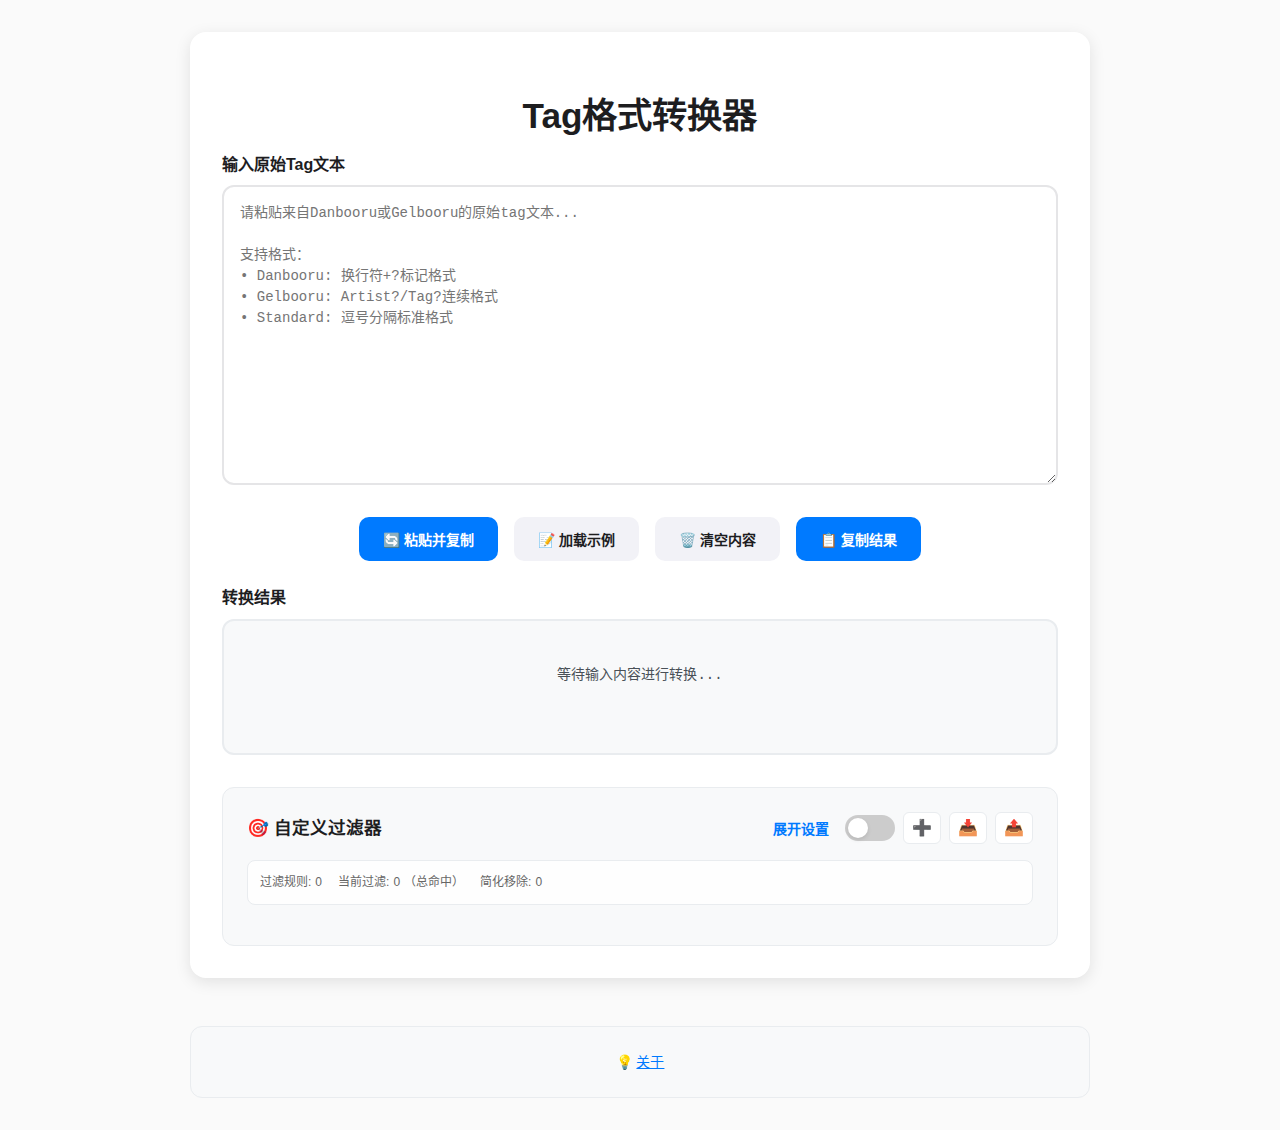
<file: index.html>
<!-- index.html -->
<!DOCTYPE html>
<html lang="zh-CN">
<head>
    <meta charset="UTF-8">
    <meta name="viewport" content="width=device-width, initial-scale=1.0">
    <title>Tag格式转换器 - 支持Danbooru/Gelbooru多格式转换</title>
    <meta name="description" content="智能Tag格式转换器，支持Danbooru和Gelbooru格式自动识别和转换，实时处理，一键复制">
    <meta name="keywords" content="Tag转换器,Danbooru,Gelbooru,提示词,AI绘图">
    
    <link rel="stylesheet" type="text/css" href="style.css">
</head>
<body>
    <div class="container">
        <!-- 页面标题区域 -->
        <header>
            <h1>Tag格式转换器</h1>
        </header>
        
        <!-- 输入区域 -->
        <section class="input-section">
            <label for="input" class="input-label">输入原始Tag文本</label>
            <textarea 
                id="input" 
                placeholder="请粘贴来自Danbooru或Gelbooru的原始tag文本...&#10;&#10;支持格式：&#10;• Danbooru: 换行符+?标记格式&#10;• Gelbooru: Artist?/Tag?连续格式&#10;• Standard: 逗号分隔标准格式"
                aria-describedby="input-help"></textarea>
            <div id="format-status" class="status-indicator" style="display: none;"></div>
        </section>
        
        <!-- 操作按钮组 -->
        <section class="button-group">
            <button 
                onclick="pasteAndCopy(this)" 
                class="tooltip" 
                data-tooltip="从剪贴板粘贴内容，转换后自动复制结果"
                id="paste-copy-btn">
                🔄 粘贴并复制
            </button>
            <button 
                onclick="loadExample()" 
                class="secondary tooltip" 
                data-tooltip="循环加载不同格式的示例数据"
                id="load-example-btn">
                📝 加载示例
            </button>
            <button 
                onclick="clearAll()" 
                class="secondary tooltip" 
                data-tooltip="清空输入和输出内容">
                🗑️ 清空内容
            </button>
            <button 
                onclick="copyOutput(this)" 
                class="tooltip" 
                data-tooltip="复制转换结果到剪贴板">
                📋 复制结果
            </button>
        </section>
        
        <!-- 输出区域 -->
        <section class="output-section">
            <label for="output" class="output-label">转换结果</label>
            <div 
                id="output" 
                aria-live="polite" 
                aria-label="转换结果输出区域">等待输入内容进行转换...
            </div>
        </section>
        
        <!-- 自定义过滤器区域 -->
        <section class="filter-section" id="filter-section">
            <!-- 顶部工具区 -->
            <div class="filter-header">
                <div class="filter-title">🎯 自定义过滤器</div>
                <div class="filter-toolbar">
                    <button class="expand-button" id="filter-expand" onclick="toggleFilterSection()">
                        展开设置
                    </button>
                    <label class="filter-toggle" title="自定义过滤器总开关">
                        <input type="checkbox" id="filter-enabled" onchange="toggleFilter()">
                        <span class="toggle-slider"></span>
                    </label>
                    <button class="toolbar-btn" id="add-group-btn" onclick="addGroup()" title="新增组">
                        ➕
                    </button>
                    <button class="toolbar-btn" id="import-btn" onclick="importConfig()" title="导入配置">
                        📥
                    </button>
                    <button class="toolbar-btn" id="export-btn" onclick="exportConfig()" title="导出配置">
                        📤
                    </button>
                </div>
            </div>
            
            <!-- 统计条 -->
            <div class="filter-stats" id="filter-stats">
                <div class="filter-stat">
                    过滤规则: <span id="filter-count">0</span>
                </div>
                <div class="filter-stat">
                    当前过滤: <span id="filtered-count">0</span>（总命中）
                </div>
                <div class="filter-stat">
                    简化移除: <span id="simplified-count">0</span>
                </div>
            </div>
            
            <div class="filter-collapsed" id="filter-content">
                <!-- 分组容器 -->
                <div class="filter-groups" id="filter-groups">
                    <!-- 分组将在这里动态生成 -->
                </div>
                
                <!-- 空状态提示 -->
                <div class="empty-state" id="empty-state" style="display: none;">
                    <div class="empty-icon">📝</div>
                    <div class="empty-text">暂无过滤组</div>
                    <div class="empty-desc">点击上方"➕"按钮添加第一个过滤组</div>
                    <button class="empty-action" onclick="addGroup()">新增组</button>
                </div>
                
                <!-- 提示词简化功能 -->
                <div class="simplify-section">
                    <div class="simplify-header">
                        <label class="simplify-title">
                            🔄 提示词简化
                        </label>
                        <label class="filter-toggle" id="simplify-toggle">
                            <input type="checkbox" id="simplify-enabled" onchange="toggleSimplify()">
                            <span class="toggle-slider"></span>
                        </label>
                    </div>
                    <div class="filter-help">
                        自动移除被其他提示词完全包含的冗余词汇 <br>
                        • 例如：当存在"red hat"时移除"hat" <br>
                        • 确保词汇的完整性，避免误删 <br>
                        • 在分组过滤之后应用，优先级较低
                    </div>
                </div>
            </div>
        </section>
        
        <!-- 隐藏的文件输入 -->
        <input type="file" id="import-file" accept=".json" style="display: none;" onchange="handleImportFile(event)">
        
    </div>
    
    <!-- 组卡片模板 (隐藏) -->
    <template id="group-card-template">
        <div class="group-card" data-group-id="">
            <!-- 折叠态头部 -->
            <div class="group-header">
                <div class="drag-handle" aria-label="拖拽以改变组顺序" title="拖拽排序">
                    ☰
                </div>
                <label class="group-toggle">
                    <input type="checkbox" class="group-enabled" onchange="toggleGroup(this)">
                    <span class="toggle-slider"></span>
                </label>
                <input type="text" class="group-name" placeholder="组名" onchange="updateGroupName(this)" onblur="saveGroupName(this)">
                <div class="group-match-badge" title="当前命中数量">
                    •0
                </div>
                <button class="expand-group-btn" onclick="toggleGroupExpand(this)" aria-expanded="false" title="展开组设置">
                    ▼
                </button>
                <div class="group-menu">
                    <button class="menu-toggle" onclick="toggleGroupMenu(this)" title="更多操作">
                        ⋯
                    </button>
                    <div class="menu-dropdown" style="display: none;">
                        <button onclick="duplicateGroup(this)" class="menu-item">
                            📋 复制组
                        </button>
                        <button onclick="deleteGroup(this)" class="menu-item delete-item">
                            🗑️ 删除组
                        </button>
                    </div>
                </div>
            </div>
            
            <!-- 展开态内容 -->
            <div class="group-content" style="display: none;">
                <!-- 关键词编辑区 -->
                <div class="group-section">
                    <label class="section-label">过滤关键词</label>
                    <div class="keywords-tags-display"></div>
                    <input type="text" class="keyword-input-simple" placeholder="输入关键词后按回车添加，支持正则表达式" onkeydown="handleKeywordInput(event)" onblur="addKeywordFromInput(this)">
                    <div class="keywords-help">
                        • 支持正则表达式和普通字符串匹配
                        • 可批量粘贴逗号分隔的关键词
                        • 点击标签可删除对应关键词
                    </div>
                </div>
                
                <!-- 替换短语区 -->
                <div class="group-section">
                    <label class="section-label">替换短语 <span class="optional">(可选)</span></label>
                    <input type="text" class="replacement-input" placeholder="用逗号分隔多个替换标签，留空仅删除" onchange="updateReplacement(this)" oninput="validateReplacement(this)">
                    <div class="replacement-error" role="alert" style="display: none;">
                        ⚠️ 替换短语格式错误：请使用"标签1, 标签2"格式（逗号后必须跟空格）
                    </div>
                    <div class="replacement-help">
                        • 留空表示仅删除匹配的标签
                        • 多个替换标签请用", "（逗号+空格）分隔
                        • 替换标签将插入到首次命中的原位置
                    </div>
                </div>
                
                <!-- 操作按钮 -->
                <div class="group-actions">
                    <button onclick="toggleGroupExpand(this)" class="collapse-btn">
                        收起 ▲
                    </button>
                </div>
            </div>
        </div>
    </template>
    
    <!-- 简化页脚 -->
    <footer class="footer">
        💡 <span class="footer-link" onclick="showAboutModal()">关于</span>
    </footer>
    
    <!-- 关于软件弹窗 -->
    <div id="aboutModal" class="modal">
        <div class="modal-content">
            <div class="modal-header">
                <button class="close-modal" onclick="hideAboutModal()">&times;</button>
                <h2>🏷️ Tag格式转换器</h2>
                <p>支持Danbooru、Gelbooru多格式智能转换</p>
            </div>
            <div class="modal-body">
                <div class="feature-grid">
                    <div class="feature-card">
                        <h4>📊 核心功能</h4>
                        <ul>
                            <li>四阶段智能处理流程</li>
                            <li>实时格式检测识别</li>
                            <li>自动清理去重处理</li>
                            <li>一键复制粘贴操作</li>
                        </ul>
                    </div>
                    <div class="feature-card">
                        <h4>🎯 支持格式</h4>
                        <ul>
                            <li>Danbooru 标准格式</li>
                            <li>Gelbooru 内容格式</li>
                            <li>通用逗号分隔格式</li>
                            <li>智能格式自动识别</li>
                        </ul>
                    </div>
                    <div class="feature-card">
                        <h4>🔍 高级特性</h4>
                        <ul>
                            <li>分组过滤器系统</li>
                            <li>实时命中统计显示</li>
                            <li>正则表达式支持</li>
                            <li>提示词智能简化</li>
                            <li>拖拽排序与配置管理</li>
                            <li>设置导入导出功能</li>
                        </ul>
                    </div>
                    <div class="feature-card">
                        <h4>🔧 技术特性</h4>
                        <ul>
                            <li>纯前端应用架构</li>
                            <li>无需服务器部署</li>
                            <li>数据本地安全处理</li>
                            <li>响应式界面设计</li>
                        </ul>
                    </div>
                </div>
                
                <div class="version-info">
                    <h4>💻 软件信息</h4>
                    <p><strong>版本：</strong>v5.0 分组过滤版</p>
                    <p><strong>兼容性：</strong>现代浏览器 (ES6+)</p>
                    <p><strong>许可证：</strong>MIT</p>
                </div>
            </div>
        </div>
    </div>

    <script src="script.js"></script>
</body>
</html>
</file>
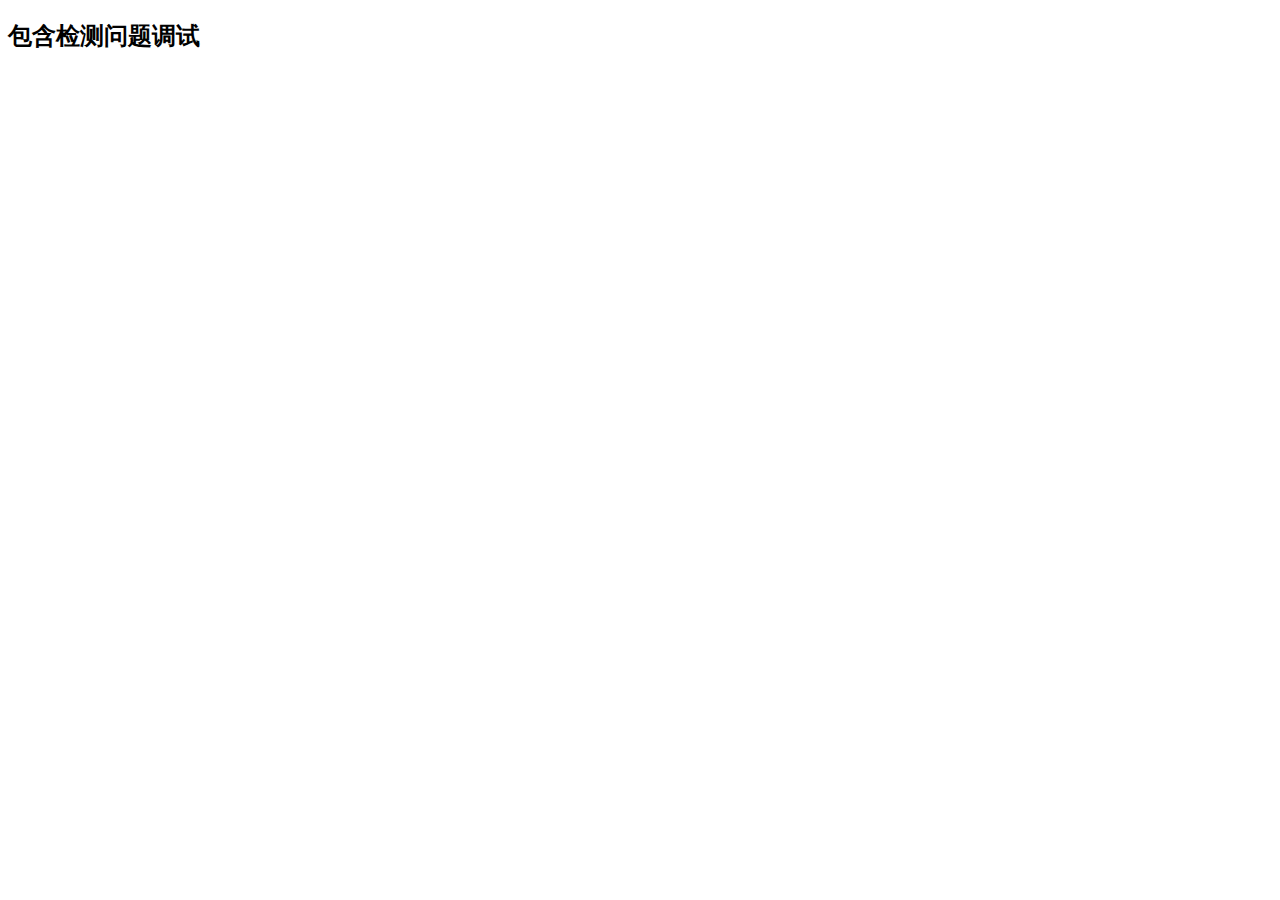
<file: debug-containment-issues.html>
<!DOCTYPE html>
<html>
<head>
    <title>包含检测问题调试</title>
</head>
<body>
    <h2>包含检测问题调试</h2>
    
    <script>
        function escapeRegex(str) {
            return str.replace(/[.*+?^${}()|[\]\\]/g, '\\$&');
        }
        
        function debugIsTagContainedIn(shortTag, longTag) {
            console.log(`\n=== 调试: "${shortTag}" 是否包含在 "${longTag}" 中 ===`);
            
            // 如果完全相同，不视为包含关系
            if (shortTag.toLowerCase() === longTag.toLowerCase()) {
                console.log('完全相同，返回 false');
                return false;
            }
            
            // 如果短tag不短于长tag，不可能包含
            if (shortTag.length >= longTag.length) {
                console.log(`长度检查失败: ${shortTag.length} >= ${longTag.length}，返回 false`);
                return false;
            }
            
            const shortLower = shortTag.toLowerCase().trim();
            const longLower = longTag.toLowerCase().trim();
            console.log(`处理后: "${shortLower}" vs "${longLower}"`);
            
            // 方法1：直接子串匹配（最宽松）
            const includesResult = longLower.includes(shortLower);
            console.log(`方法1 - 子串包含: ${includesResult}`);
            if (!includesResult) {
                console.log('子串都不包含，返回 false');
                return false;
            }
            
            // 方法2：词边界匹配（适用于简单单词）
            try {
                const wordPattern = new RegExp(`\\b${escapeRegex(shortTag)}\\b`, 'i');
                console.log(`方法2 - 词边界正则: ${wordPattern}`);
                const wordResult = wordPattern.test(longTag);
                console.log(`方法2 - 词边界匹配结果: ${wordResult}`);
                if (wordResult) {
                    console.log('词边界匹配成功，返回 true');
                    return true;
                }
            } catch (error) {
                console.log('方法2 - 正则编译失败:', error);
            }
            
            // 方法3：精确边界匹配（适用于复杂词组）
            const index = longLower.indexOf(shortLower);
            console.log(`方法3 - 子串位置: ${index}`);
            
            if (index !== -1) {
                const beforeChar = index > 0 ? longLower.charAt(index - 1) : '';
                const afterChar = index + shortLower.length < longLower.length ? 
                                 longLower.charAt(index + shortLower.length) : '';
                
                console.log(`前置字符: "${beforeChar}" (${beforeChar ? beforeChar.charCodeAt(0) : 'empty'})`);
                console.log(`后置字符: "${afterChar}" (${afterChar ? afterChar.charCodeAt(0) : 'empty'})`);
                
                // 如果在开头或结尾，直接认为包含
                if (index === 0 || index + shortLower.length === longLower.length) {
                    console.log('开头或结尾匹配，返回 true');
                    return true;
                }
                
                // 检查边界字符，允许的分隔符
                const validSeparators = [' ', ',', '(', ')', '[', ']', '{', '}', '-', '_'];
                const beforeValid = validSeparators.includes(beforeChar) || beforeChar === '';
                const afterValid = validSeparators.includes(afterChar) || afterChar === '';
                
                console.log(`前置字符有效: ${beforeValid}`);
                console.log(`后置字符有效: ${afterValid}`);
                
                if (beforeValid && afterValid) {
                    console.log('边界检查通过，返回 true');
                    return true;
                } else {
                    console.log('边界检查失败');
                }
            }
            
            // 方法4：逗号分隔的标签匹配
            console.log('方法4 - 逗号分隔检测');
            const longParts = longTag.split(',').map(part => part.trim().toLowerCase());
            const shortTrimmed = shortTag.trim().toLowerCase();
            
            console.log('长标签分割:', longParts);
            console.log('短标签:', shortTrimmed);
            
            for (const part of longParts) {
                if (part === shortTrimmed) {
                    console.log(`完全匹配部分 "${part}"，返回 true`);
                    return true;
                }
                
                if (part.length > shortTrimmed.length && part.includes(shortTrimmed)) {
                    console.log(`部分 "${part}" 包含短标签`);
                    const partIndex = part.indexOf(shortTrimmed);
                    if (partIndex !== -1) {
                        const partBefore = partIndex > 0 ? part.charAt(partIndex - 1) : '';
                        const partAfter = partIndex + shortTrimmed.length < part.length ? 
                                        part.charAt(partIndex + shortTrimmed.length) : '';
                        
                        console.log(`部分内匹配: 前="${partBefore}" 后="${partAfter}"`);
                        
                        if ((partBefore === '' || /[\s()[\]{}]/.test(partBefore)) &&
                            (partAfter === '' || /[\s()[\]{}]/.test(partAfter))) {
                            console.log('部分内匹配成功，返回 true');
                            return true;
                        }
                    }
                }
            }
            
            console.log('所有方法都失败，返回 false');
            return false;
        }
        
        // 测试失败的案例
        console.log('=== 失败案例调试 ===');
        
        // 案例1: unzen
        console.log('\n1. Unzen案例:');
        const unzenResult = debugIsTagContainedIn('unzen (azur lane)', 'unzen (sojourn through clear seas) (azur lane)');
        console.log(`结果: ${unzenResult}, 期望: true`);
        
        // 案例2: censored
        console.log('\n2. Censored案例:');
        const censoredResult = debugIsTagContainedIn('censored', 'uncensored');
        console.log(`结果: ${censoredResult}, 期望: false`);
        
        // 手动分析unzen情况
        console.log('\n=== Unzen手动分析 ===');
        const short = 'unzen (azur lane)';
        const long = 'unzen (sojourn through clear seas) (azur lane)';
        const shortLower = short.toLowerCase();
        const longLower = long.toLowerCase();
        
        console.log('短:', shortLower);
        console.log('长:', longLower);
        console.log('包含:', longLower.includes(shortLower));
        
        if (longLower.includes(shortLower)) {
            const idx = longLower.indexOf(shortLower);
            console.log('位置:', idx);
            console.log('应该在开头，idx === 0:', idx === 0);
            console.log('应该在结尾，idx + length === total:', idx + shortLower.length === longLower.length);
        }
        
        // 分析为什么unzen检测失败
        console.log('\n=== Unzen失败原因分析 ===');
        console.log('预期: "unzen (azur lane)" 应该匹配 "unzen (sojourn through clear seas) (azur lane)" 的结尾部分');
        console.log('但实际上，"unzen (azur lane)" 并不是完整地出现在长字符串中');
        console.log('长字符串结尾是: "(azur lane)"，而不是 "unzen (azur lane)"');
        console.log('这是一个逻辑错误：我们需要检查结尾匹配，而不是简单的子串包含');
    </script>
</body>
</html>
</file>
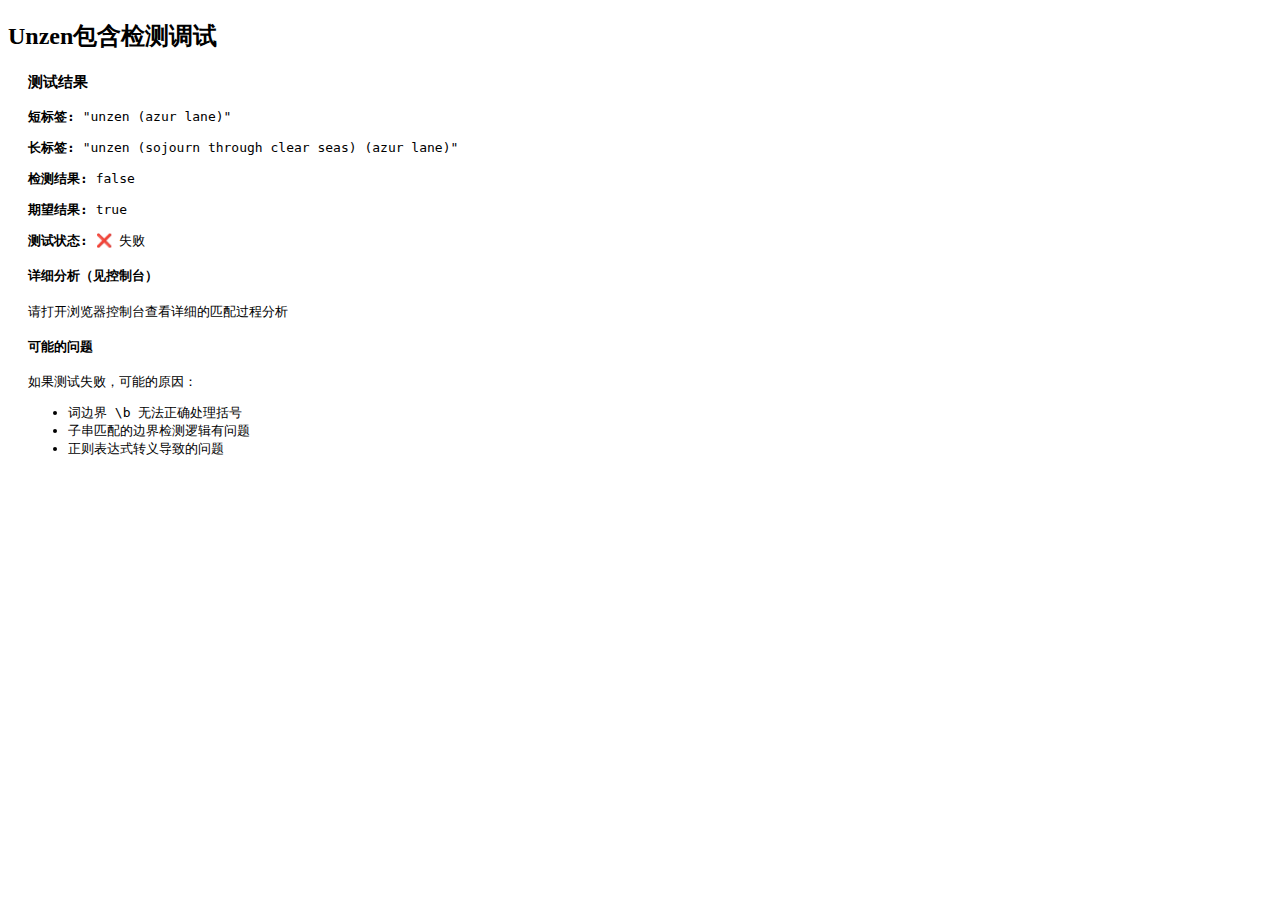
<file: debug-unzen-case.html>
<!DOCTYPE html>
<html>
<head>
    <title>Unzen包含检测调试</title>
</head>
<body>
    <h2>Unzen包含检测调试</h2>
    
    <script>
        function escapeRegex(str) {
            return str.replace(/[.*+?^${}()|[\]\\]/g, '\\$&');
        }
        
        function currentIsTagContainedIn(shortTag, longTag) {
            console.log(`\n=== 检测 "${shortTag}" 是否包含在 "${longTag}" 中 ===`);
            
            // 如果完全相同，不视为包含关系
            if (shortTag.toLowerCase() === longTag.toLowerCase()) {
                console.log('完全相同，返回 false');
                return false;
            }
            
            // 方法1：词边界匹配（适用于普通词汇）
            try {
                const wordBoundaryPattern = new RegExp(`\\b${escapeRegex(shortTag)}\\b`, 'i');
                console.log(`方法1 - 词边界正则: ${wordBoundaryPattern}`);
                if (wordBoundaryPattern.test(longTag)) {
                    console.log('方法1匹配成功，返回 true');
                    return true;
                }
                console.log('方法1匹配失败');
            } catch (error) {
                console.log('方法1正则编译失败:', error);
            }
            
            // 方法2：精确子串匹配（适用于复杂词组，如带括号的）
            if (longTag.toLowerCase().includes(shortTag.toLowerCase())) {
                console.log('方法2 - 子串包含检测成功');
                
                const shortLower = shortTag.toLowerCase();
                const longLower = longTag.toLowerCase();
                const index = longLower.indexOf(shortLower);
                
                console.log(`子串位置: ${index}`);
                
                if (index !== -1) {
                    // 检查前后字符，确保是完整的词组边界
                    const beforeChar = index > 0 ? longLower[index - 1] : ' ';
                    const afterChar = index + shortLower.length < longLower.length ? 
                                     longLower[index + shortLower.length] : ' ';
                    
                    console.log(`前置字符: "${beforeChar}" (ASCII: ${beforeChar.charCodeAt(0)})`);
                    console.log(`后置字符: "${afterChar}" (ASCII: ${afterChar.charCodeAt(0)})`);
                    
                    // 允许空格、逗号、开始/结束作为边界
                    const isValidBoundary = (char) => /[\s,()[\]{}]/.test(char);
                    
                    const beforeValid = isValidBoundary(beforeChar);
                    const afterValid = isValidBoundary(afterChar);
                    
                    console.log(`前置字符有效: ${beforeValid}`);
                    console.log(`后置字符有效: ${afterValid}`);
                    
                    if (beforeValid && afterValid) {
                        console.log('方法2边界检查成功，返回 true');
                        return true;
                    }
                    
                    // 特殊情况：如果短tag是长tag的开头或结尾部分
                    if (index === 0 || index + shortLower.length === longLower.length) {
                        console.log('方法2特殊情况匹配（开头或结尾），返回 true');
                        return true;
                    }
                }
            } else {
                console.log('方法2 - 子串包含检测失败');
            }
            
            console.log('所有方法都失败，返回 false');
            return false;
        }
        
        // 测试unzen具体情况
        const shortTag = 'unzen (azur lane)';
        const longTag = 'unzen (sojourn through clear seas) (azur lane)';
        
        console.log('=== UNZEN包含检测详细调试 ===');
        console.log('短标签:', shortTag);
        console.log('长标签:', longTag);
        
        const result = currentIsTagContainedIn(shortTag, longTag);
        
        console.log(`\n最终结果: ${result}`);
        console.log(`期望结果: true`);
        console.log(`测试通过: ${result === true ? '✅' : '❌'}`);
        
        // 手动检查子串匹配
        console.log('\n=== 手动子串分析 ===');
        const shortLower = shortTag.toLowerCase();
        const longLower = longTag.toLowerCase();
        console.log('短标签小写:', shortLower);
        console.log('长标签小写:', longLower);
        console.log('包含关系:', longLower.includes(shortLower));
        
        if (longLower.includes(shortLower)) {
            const index = longLower.indexOf(shortLower);
            console.log('匹配位置:', index);
            console.log('匹配的子串:', longLower.substring(index, index + shortLower.length));
            
            // 显示字符分析
            const beforeIndex = index - 1;
            const afterIndex = index + shortLower.length;
            
            console.log('前置位置:', beforeIndex >= 0 ? longLower[beforeIndex] : '(开始)');
            console.log('后置位置:', afterIndex < longLower.length ? longLower[afterIndex] : '(结束)');
        }
        
        // 在页面显示结果
        document.body.innerHTML += `
            <div style="margin: 20px; font-family: monospace;">
                <h3>测试结果</h3>
                <p><strong>短标签:</strong> "${shortTag}"</p>
                <p><strong>长标签:</strong> "${longTag}"</p>
                <p><strong>检测结果:</strong> ${result}</p>
                <p><strong>期望结果:</strong> true</p>
                <p><strong>测试状态:</strong> ${result === true ? '✅ 通过' : '❌ 失败'}</p>
                
                <h4>详细分析（见控制台）</h4>
                <p>请打开浏览器控制台查看详细的匹配过程分析</p>
                
                <h4>可能的问题</h4>
                <p>如果测试失败，可能的原因：</p>
                <ul>
                    <li>词边界 \\b 无法正确处理括号</li>
                    <li>子串匹配的边界检测逻辑有问题</li>
                    <li>正则表达式转义导致的问题</li>
                </ul>
            </div>
        `;
    </script>
</body>
</html>
</file>
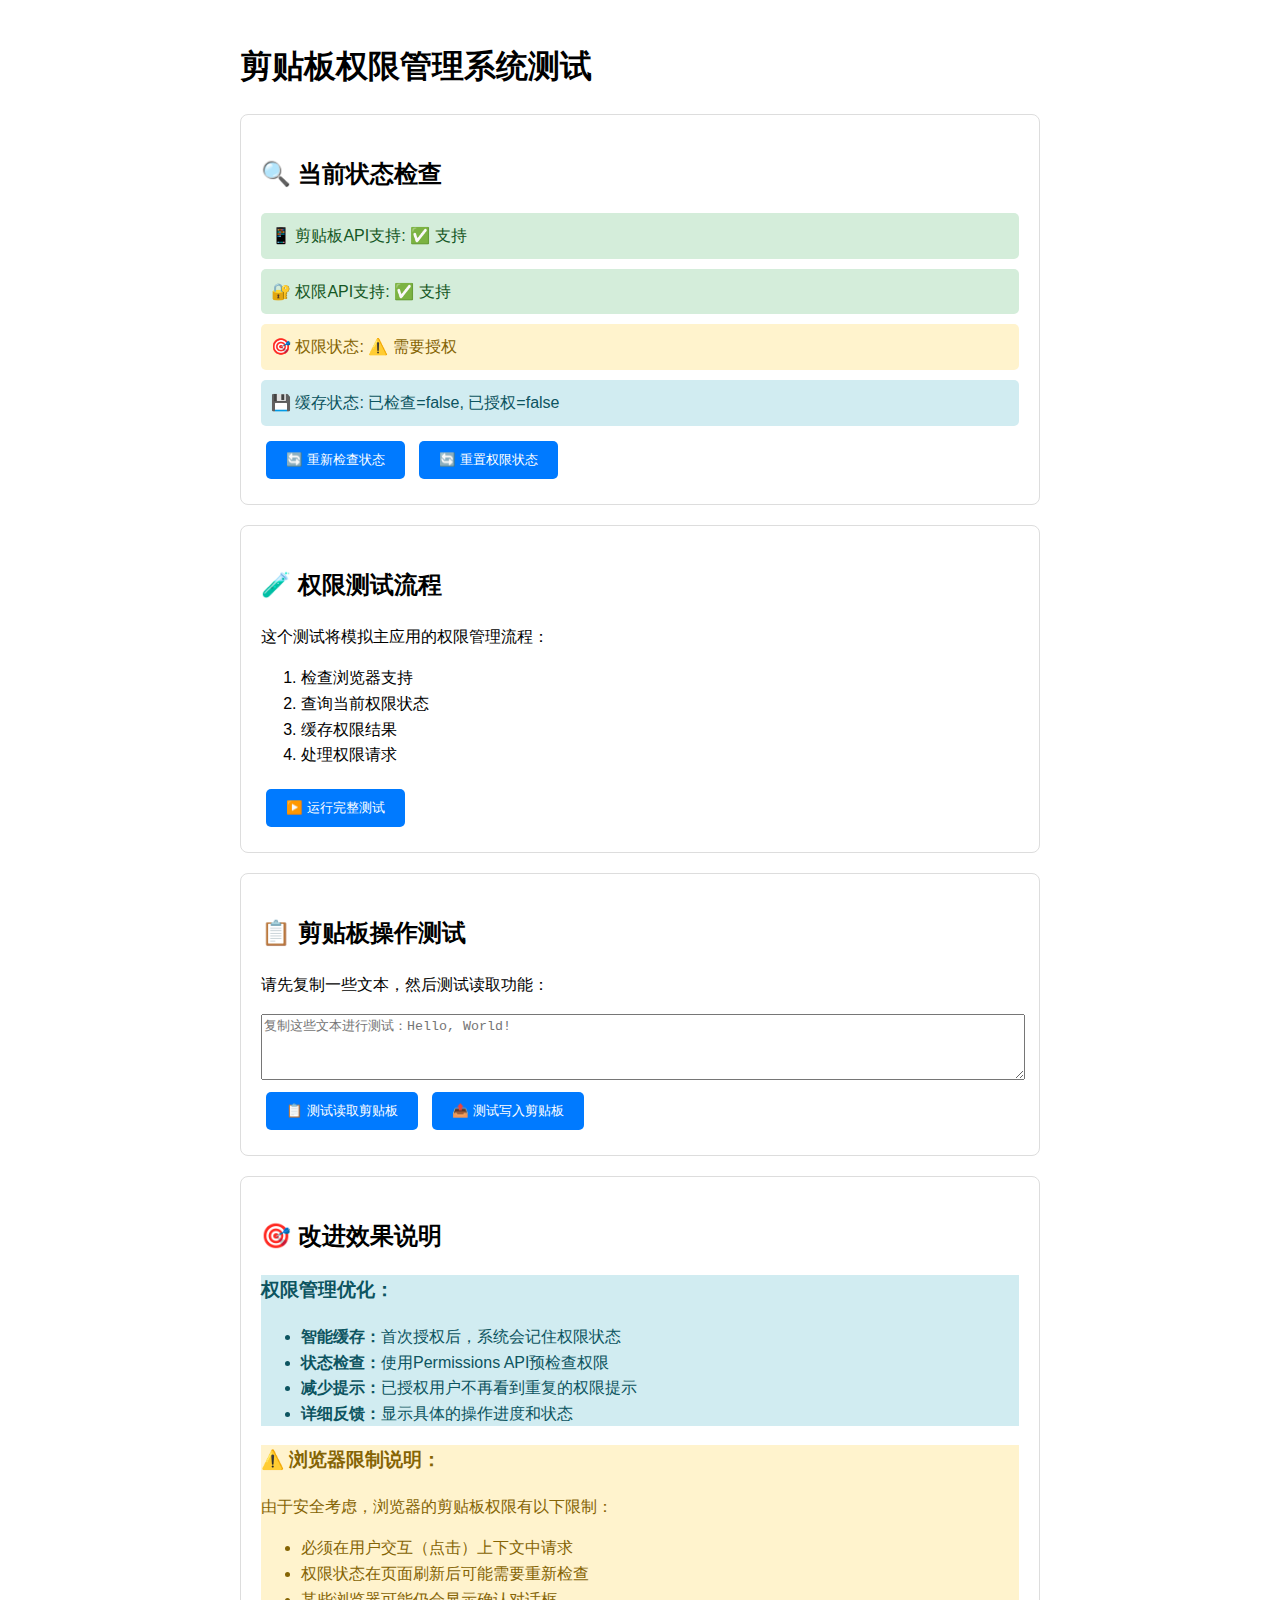
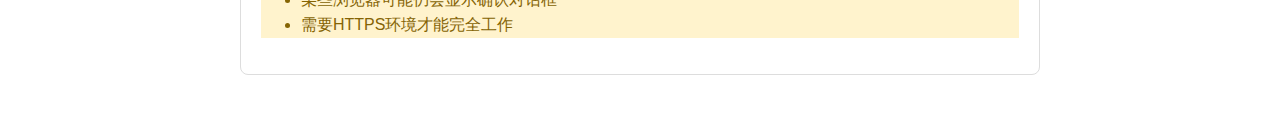
<file: test-clipboard-permissions.html>
<!DOCTYPE html>
<html>
<head>
    <title>剪贴板权限管理测试</title>
    <style>
        body { 
            font-family: Arial, sans-serif; 
            max-width: 800px; 
            margin: 0 auto; 
            padding: 20px;
            line-height: 1.6;
        }
        .test-section { 
            margin: 20px 0; 
            padding: 20px; 
            border: 1px solid #ddd; 
            border-radius: 8px; 
        }
        .status { 
            padding: 10px; 
            margin: 10px 0; 
            border-radius: 5px; 
        }
        .success { background: #d4edda; color: #155724; }
        .warning { background: #fff3cd; color: #856404; }
        .error { background: #f8d7da; color: #721c24; }
        .info { background: #d1ecf1; color: #0c5460; }
        button {
            background: #007AFF;
            color: white;
            border: none;
            padding: 10px 20px;
            border-radius: 5px;
            cursor: pointer;
            margin: 5px;
        }
        button:hover { background: #0056CC; }
        button:disabled { 
            background: #ccc; 
            cursor: not-allowed; 
        }
        .code {
            background: #f4f4f4;
            padding: 10px;
            border-radius: 5px;
            font-family: monospace;
            margin: 10px 0;
        }
    </style>
</head>
<body>
    <h1>剪贴板权限管理系统测试</h1>
    
    <div class="test-section">
        <h2>🔍 当前状态检查</h2>
        <div id="status-display">检查中...</div>
        <button onclick="checkCurrentStatus()">🔄 重新检查状态</button>
        <button onclick="resetPermissions()">🔄 重置权限状态</button>
    </div>
    
    <div class="test-section">
        <h2>🧪 权限测试流程</h2>
        <p>这个测试将模拟主应用的权限管理流程：</p>
        <ol>
            <li>检查浏览器支持</li>
            <li>查询当前权限状态</li>
            <li>缓存权限结果</li>
            <li>处理权限请求</li>
        </ol>
        <button onclick="runPermissionTest()">▶️ 运行完整测试</button>
        <div id="test-results"></div>
    </div>
    
    <div class="test-section">
        <h2>📋 剪贴板操作测试</h2>
        <p>请先复制一些文本，然后测试读取功能：</p>
        <textarea placeholder="复制这些文本进行测试：Hello, World!" style="width: 100%; height: 60px;"></textarea>
        <br>
        <button onclick="testClipboardRead()">📋 测试读取剪贴板</button>
        <button onclick="testClipboardWrite()">📤 测试写入剪贴板</button>
        <div id="clipboard-results"></div>
    </div>
    
    <div class="test-section">
        <h2>🎯 改进效果说明</h2>
        <div class="info">
            <h3>权限管理优化：</h3>
            <ul>
                <li><strong>智能缓存：</strong>首次授权后，系统会记住权限状态</li>
                <li><strong>状态检查：</strong>使用Permissions API预检查权限</li>
                <li><strong>减少提示：</strong>已授权用户不再看到重复的权限提示</li>
                <li><strong>详细反馈：</strong>显示具体的操作进度和状态</li>
            </ul>
        </div>
        
        <div class="warning">
            <h3>⚠️ 浏览器限制说明：</h3>
            <p>由于安全考虑，浏览器的剪贴板权限有以下限制：</p>
            <ul>
                <li>必须在用户交互（点击）上下文中请求</li>
                <li>权限状态在页面刷新后可能需要重新检查</li>
                <li>某些浏览器可能仍会显示确认对话框</li>
                <li>需要HTTPS环境才能完全工作</li>
            </ul>
        </div>
    </div>
    
    <script>
        // 模拟主应用的权限管理器
        const TestClipboardManager = {
            permissionGranted: false,
            permissionChecked: false,
            
            async checkPermission() {
                try {
                    if (this.permissionChecked && this.permissionGranted) {
                        return true;
                    }
                    
                    if ('permissions' in navigator) {
                        const permission = await navigator.permissions.query({ name: 'clipboard-read' });
                        
                        if (permission.state === 'granted') {
                            this.permissionGranted = true;
                            this.permissionChecked = true;
                            return true;
                        } else if (permission.state === 'denied') {
                            this.permissionGranted = false;
                            this.permissionChecked = true;
                            return false;
                        }
                    }
                    
                    return false;
                } catch (error) {
                    console.log('权限检查失败:', error);
                    return false;
                }
            },
            
            async requestPermission() {
                try {
                    await navigator.clipboard.readText();
                    this.permissionGranted = true;
                    this.permissionChecked = true;
                    return true;
                } catch (error) {
                    if (error.name === 'NotAllowedError') {
                        this.permissionGranted = false;
                        this.permissionChecked = true;
                        return false;
                    }
                    this.permissionGranted = true;
                    this.permissionChecked = true;
                    return true;
                }
            },
            
            resetPermission() {
                this.permissionGranted = false;
                this.permissionChecked = false;
            }
        };
        
        async function checkCurrentStatus() {
            const statusDiv = document.getElementById('status-display');
            statusDiv.innerHTML = '<div class="info">检查中...</div>';
            
            let html = '';
            
            // 检查API支持
            const clipboardSupported = !!(navigator.clipboard && navigator.clipboard.readText);
            const permissionsSupported = 'permissions' in navigator;
            
            html += `<div class="status ${clipboardSupported ? 'success' : 'error'}">
                📱 剪贴板API支持: ${clipboardSupported ? '✅ 支持' : '❌ 不支持'}
            </div>`;
            
            html += `<div class="status ${permissionsSupported ? 'success' : 'warning'}">
                🔐 权限API支持: ${permissionsSupported ? '✅ 支持' : '⚠️ 不支持（将使用回退方案）'}
            </div>`;
            
            if (clipboardSupported) {
                try {
                    const hasPermission = await TestClipboardManager.checkPermission();
                    html += `<div class="status ${hasPermission ? 'success' : 'warning'}">
                        🎯 权限状态: ${hasPermission ? '✅ 已授权' : '⚠️ 需要授权'}
                    </div>`;
                    
                    html += `<div class="status info">
                        💾 缓存状态: 已检查=${TestClipboardManager.permissionChecked}, 已授权=${TestClipboardManager.permissionGranted}
                    </div>`;
                } catch (error) {
                    html += `<div class="status error">
                        ❌ 权限检查失败: ${error.message}
                    </div>`;
                }
            }
            
            statusDiv.innerHTML = html;
        }
        
        function resetPermissions() {
            TestClipboardManager.resetPermission();
            checkCurrentStatus();
        }
        
        async function runPermissionTest() {
            const resultsDiv = document.getElementById('test-results');
            let html = '<h3>测试结果：</h3>';
            
            try {
                // 步骤1：检查权限
                html += '<div class="info">步骤1: 检查权限状态...</div>';
                const hasPermission = await TestClipboardManager.checkPermission();
                html += `<div class="status ${hasPermission ? 'success' : 'warning'}">
                    权限状态: ${hasPermission ? '已有权限' : '需要请求权限'}
                </div>`;
                
                // 步骤2：如果没有权限，尝试请求
                if (!hasPermission) {
                    html += '<div class="info">步骤2: 请求权限...</div>';
                    const granted = await TestClipboardManager.requestPermission();
                    html += `<div class="status ${granted ? 'success' : 'error'}">
                        权限请求结果: ${granted ? '✅ 已授权' : '❌ 被拒绝'}
                    </div>`;
                } else {
                    html += '<div class="success">步骤2: 跳过权限请求（已有权限）</div>';
                }
                
                // 步骤3：测试读取
                html += '<div class="info">步骤3: 测试剪贴板读取...</div>';
                try {
                    const text = await navigator.clipboard.readText();
                    html += `<div class="status success">
                        ✅ 读取成功: "${text.substring(0, 50)}${text.length > 50 ? '...' : ''}"
                    </div>`;
                } catch (error) {
                    html += `<div class="status error">
                        ❌ 读取失败: ${error.message}
                    </div>`;
                }
                
            } catch (error) {
                html += `<div class="status error">
                    ❌ 测试过程出错: ${error.message}
                </div>`;
            }
            
            resultsDiv.innerHTML = html;
        }
        
        async function testClipboardRead() {
            const resultsDiv = document.getElementById('clipboard-results');
            try {
                const text = await navigator.clipboard.readText();
                resultsDiv.innerHTML = `<div class="status success">
                    ✅ 读取成功！内容: "${text}"
                </div>`;
            } catch (error) {
                resultsDiv.innerHTML = `<div class="status error">
                    ❌ 读取失败: ${error.message}
                </div>`;
            }
        }
        
        async function testClipboardWrite() {
            const resultsDiv = document.getElementById('clipboard-results');
            try {
                const testText = `测试时间: ${new Date().toLocaleTimeString()}`;
                await navigator.clipboard.writeText(testText);
                resultsDiv.innerHTML = `<div class="status success">
                    ✅ 写入成功！内容: "${testText}"
                </div>`;
            } catch (error) {
                resultsDiv.innerHTML = `<div class="status error">
                    ❌ 写入失败: ${error.message}
                </div>`;
            }
        }
        
        // 页面加载时初始化
        document.addEventListener('DOMContentLoaded', function() {
            checkCurrentStatus();
        });
    </script>
</body>
</html>
</file>
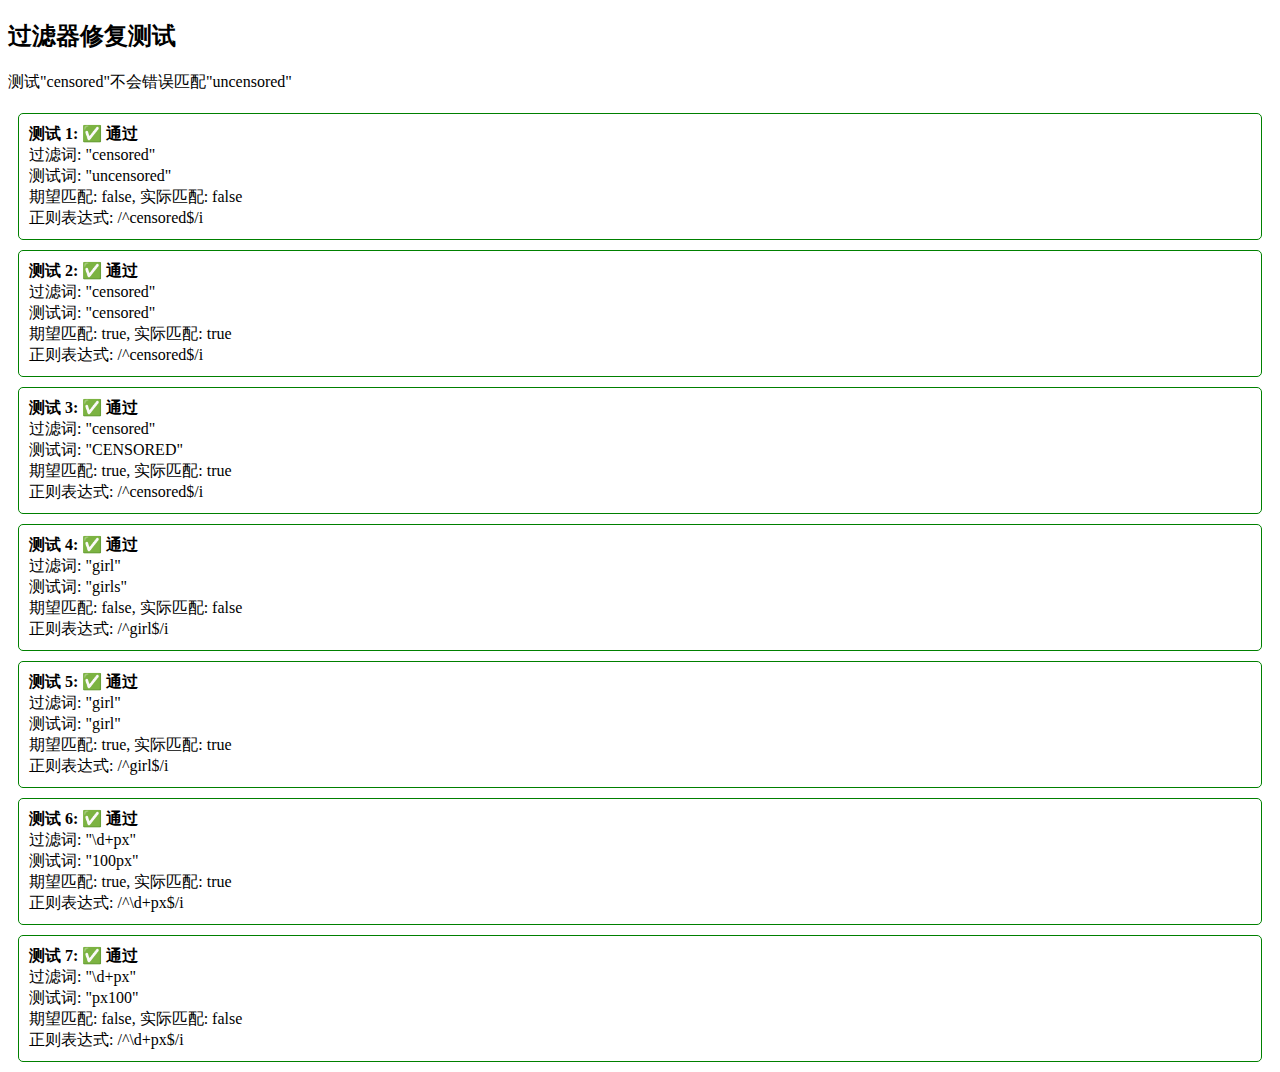
<file: test-filter-fix.html>
<!DOCTYPE html>
<html>
<head>
    <title>过滤器修复测试</title>
</head>
<body>
    <h2>过滤器修复测试</h2>
    <p>测试"censored"不会错误匹配"uncensored"</p>
    
    <script>
        // 模拟修复后的compilePatterns逻辑
        function compilePattern(keyword) {
            const trimmedKeyword = keyword.trim();
            
            try {
                // 检查是否已经包含完全匹配的边界标记
                const hasStartAnchor = trimmedKeyword.startsWith('^');
                const hasEndAnchor = trimmedKeyword.endsWith('$');
                const hasWordBoundary = trimmedKeyword.includes('\\b');
                
                let finalPattern = trimmedKeyword;
                
                // 如果没有任何边界限制，则添加词边界以确保完全匹配
                if (!hasStartAnchor && !hasEndAnchor && !hasWordBoundary) {
                    finalPattern = `^${trimmedKeyword}$`;
                }
                
                return new RegExp(finalPattern, 'i');
            } catch (error) {
                // 正则表达式编译失败，当作普通字符串处理
                const escapedKeyword = trimmedKeyword.replace(/[.*+?^${}()|[\]\\]/g, '\\$&');
                return new RegExp(`^${escapedKeyword}$`, 'i');
            }
        }
        
        // 测试用例
        const testCases = [
            { filter: 'censored', test: 'uncensored', shouldMatch: false },
            { filter: 'censored', test: 'censored', shouldMatch: true },
            { filter: 'censored', test: 'CENSORED', shouldMatch: true },
            { filter: 'girl', test: 'girls', shouldMatch: false },
            { filter: 'girl', test: 'girl', shouldMatch: true },
            { filter: '\\d+px', test: '100px', shouldMatch: true },
            { filter: '\\d+px', test: 'px100', shouldMatch: false }
        ];
        
        console.log('=== 过滤器修复测试结果 ===');
        testCases.forEach((testCase, index) => {
            const pattern = compilePattern(testCase.filter);
            const actualMatch = pattern.test(testCase.test);
            const passed = actualMatch === testCase.shouldMatch;
            
            console.log(`测试 ${index + 1}: ${passed ? '✅ 通过' : '❌ 失败'}`);
            console.log(`  过滤词: "${testCase.filter}"`);
            console.log(`  测试词: "${testCase.test}"`);
            console.log(`  期望匹配: ${testCase.shouldMatch}, 实际匹配: ${actualMatch}`);
            console.log(`  正则表达式: ${pattern}`);
            console.log('');
        });
        
        // 在页面显示结果
        const results = testCases.map((testCase, index) => {
            const pattern = compilePattern(testCase.filter);
            const actualMatch = pattern.test(testCase.test);
            const passed = actualMatch === testCase.shouldMatch;
            
            return `<div style="margin: 10px; padding: 10px; border: 1px solid ${passed ? 'green' : 'red'}; border-radius: 5px;">
                <strong>测试 ${index + 1}: ${passed ? '✅ 通过' : '❌ 失败'}</strong><br>
                过滤词: "${testCase.filter}"<br>
                测试词: "${testCase.test}"<br>
                期望匹配: ${testCase.shouldMatch}, 实际匹配: ${actualMatch}<br>
                正则表达式: ${pattern}
            </div>`;
        }).join('');
        
        document.body.innerHTML += '<div style="margin-top: 20px;">' + results + '</div>';
    </script>
</body>
</html>
</file>
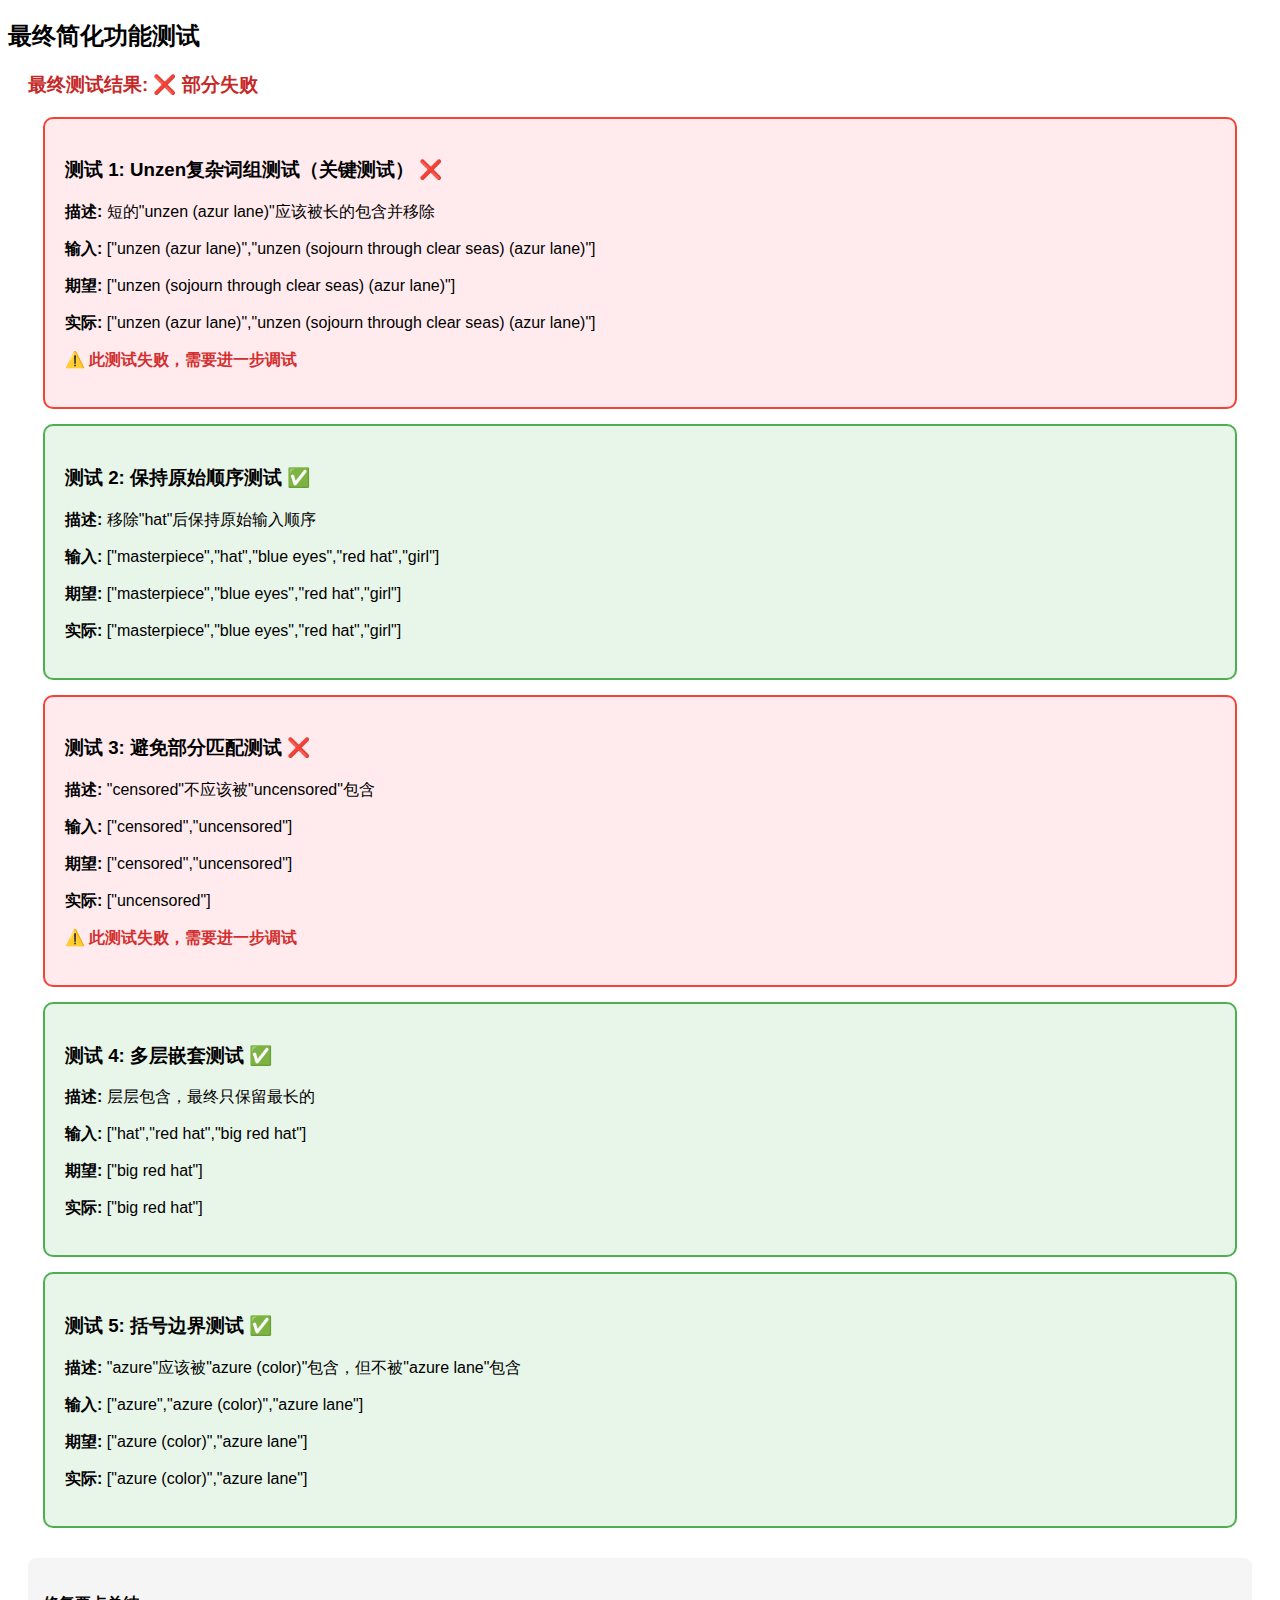
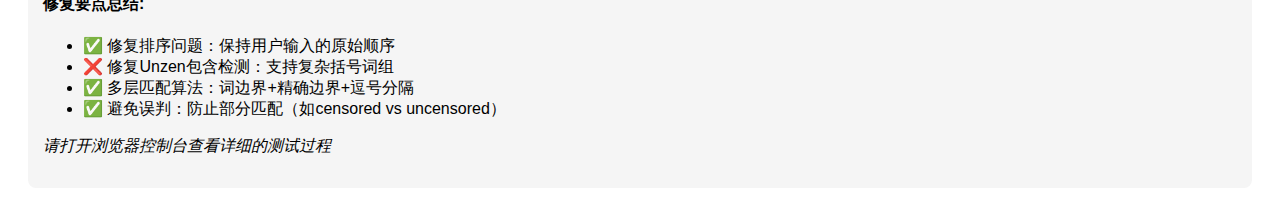
<file: test-final-simplify.html>
<!DOCTYPE html>
<html>
<head>
    <title>最终简化功能测试</title>
</head>
<body>
    <h2>最终简化功能测试</h2>
    
    <script>
        // 模拟最终修复后的函数
        function escapeRegex(str) {
            return str.replace(/[.*+?^${}()|[\]\\]/g, '\\$&');
        }
        
        function isTagContainedIn(shortTag, longTag) {
            // 如果完全相同，不视为包含关系
            if (shortTag.toLowerCase() === longTag.toLowerCase()) {
                return false;
            }
            
            // 如果短tag不短于长tag，不可能包含
            if (shortTag.length >= longTag.length) {
                return false;
            }
            
            const shortLower = shortTag.toLowerCase().trim();
            const longLower = longTag.toLowerCase().trim();
            
            // 方法1：直接子串匹配（最宽松）
            if (!longLower.includes(shortLower)) {
                return false; // 如果连子串都不是，肯定不包含
            }
            
            // 方法2：词边界匹配（适用于简单单词）
            try {
                const wordPattern = new RegExp(`\\b${escapeRegex(shortTag)}\\b`, 'i');
                if (wordPattern.test(longTag)) {
                    return true;
                }
            } catch (error) {
                // 正则编译失败，继续其他方法
            }
            
            // 方法3：精确边界匹配（适用于复杂词组）
            const index = longLower.indexOf(shortLower);
            if (index !== -1) {
                // 获取匹配位置的前后字符
                const beforeChar = index > 0 ? longLower.charAt(index - 1) : '';
                const afterChar = index + shortLower.length < longLower.length ? 
                                 longLower.charAt(index + shortLower.length) : '';
                
                // 如果在开头或结尾，直接认为包含
                if (index === 0 || index + shortLower.length === longLower.length) {
                    return true;
                }
                
                // 检查边界字符，允许的分隔符
                const validSeparators = [' ', ',', '(', ')', '[', ']', '{', '}', '-', '_'];
                const beforeValid = validSeparators.includes(beforeChar) || beforeChar === '';
                const afterValid = validSeparators.includes(afterChar) || afterChar === '';
                
                if (beforeValid && afterValid) {
                    return true;
                }
            }
            
            // 方法4：逗号分隔的标签匹配
            const longParts = longTag.split(',').map(part => part.trim().toLowerCase());
            const shortTrimmed = shortTag.trim().toLowerCase();
            
            for (const part of longParts) {
                if (part === shortTrimmed) {
                    return true;
                }
                // 递归检查每个部分
                if (part.length > shortTrimmed.length && part.includes(shortTrimmed)) {
                    const partIndex = part.indexOf(shortTrimmed);
                    if (partIndex !== -1) {
                        const partBefore = partIndex > 0 ? part.charAt(partIndex - 1) : '';
                        const partAfter = partIndex + shortTrimmed.length < part.length ? 
                                        part.charAt(partIndex + shortTrimmed.length) : '';
                        
                        if ((partBefore === '' || /[\s()[\]{}]/.test(partBefore)) &&
                            (partAfter === '' || /[\s()[\]{}]/.test(partAfter))) {
                            return true;
                        }
                    }
                }
            }
            
            return false;
        }
        
        function simplifyTagsFixed(tags) {
            if (!tags || tags.length <= 1) return tags;
            
            // 创建带索引的标签数组，用于保持原始顺序
            const indexedTags = tags.map((tag, index) => ({ tag, originalIndex: index }));
            const result = [];
            
            for (let i = 0; i < indexedTags.length; i++) {
                const currentItem = indexedTags[i];
                let isContained = false;
                
                // 检查当前tag是否被其他tag包含
                for (let j = 0; j < indexedTags.length; j++) {
                    if (i === j) continue; // 跳过自己
                    
                    const otherItem = indexedTags[j];
                    
                    if (isTagContainedIn(currentItem.tag, otherItem.tag)) {
                        isContained = true;
                        break;
                    }
                }
                
                // 如果没有被包含，则保留该tag
                if (!isContained) {
                    result.push(currentItem);
                }
            }
            
            // 按原始输入顺序排序返回结果
            return result
                .sort((a, b) => a.originalIndex - b.originalIndex)
                .map(item => item.tag);
        }
        
        // 测试用例
        const testCases = [
            {
                name: 'Unzen复杂词组测试（关键测试）',
                input: ['unzen (azur lane)', 'unzen (sojourn through clear seas) (azur lane)'],
                expected: ['unzen (sojourn through clear seas) (azur lane)'],
                description: '短的"unzen (azur lane)"应该被长的包含并移除'
            },
            {
                name: '保持原始顺序测试',
                input: ['masterpiece', 'hat', 'blue eyes', 'red hat', 'girl'],
                expected: ['masterpiece', 'blue eyes', 'red hat', 'girl'],
                description: '移除"hat"后保持原始输入顺序'
            },
            {
                name: '避免部分匹配测试',
                input: ['censored', 'uncensored'],
                expected: ['censored', 'uncensored'],
                description: '"censored"不应该被"uncensored"包含'
            },
            {
                name: '多层嵌套测试',
                input: ['hat', 'red hat', 'big red hat'],
                expected: ['big red hat'],
                description: '层层包含，最终只保留最长的'
            },
            {
                name: '括号边界测试',
                input: ['azure', 'azure (color)', 'azure lane'],
                expected: ['azure (color)', 'azure lane'],
                description: '"azure"应该被"azure (color)"包含，但不被"azure lane"包含'
            }
        ];
        
        console.log('=== 最终简化功能测试 ===');
        
        let allPassed = true;
        const results = [];
        
        // 详细测试包含检测
        console.log('\n=== 包含检测详细测试 ===');
        const containmentTests = [
            ['unzen (azur lane)', 'unzen (sojourn through clear seas) (azur lane)', true, '关键测试'],
            ['hat', 'red hat', true, '简单词汇'],
            ['censored', 'uncensored', false, '避免误判'],
            ['azure', 'azure (color)', true, '括号处理'],
            ['girl', 'girls', false, '避免部分匹配']
        ];
        
        containmentTests.forEach(([short, long, expected, desc]) => {
            const actual = isTagContainedIn(short, long);
            const passed = actual === expected;
            console.log(`${desc}: "${short}" → "${long}": ${actual} (期望: ${expected}) ${passed ? '✅' : '❌'}`);
            if (!passed) allPassed = false;
        });
        
        // 测试完整简化流程
        console.log('\n=== 完整简化流程测试 ===');
        testCases.forEach((testCase, index) => {
            console.log(`\n测试 ${index + 1}: ${testCase.name}`);
            console.log('输入:', testCase.input);
            console.log('期望:', testCase.expected);
            
            const actual = simplifyTagsFixed(testCase.input);
            console.log('实际:', actual);
            
            const passed = JSON.stringify(actual) === JSON.stringify(testCase.expected);
            console.log('结果:', passed ? '✅ 通过' : '❌ 失败');
            
            if (!passed) allPassed = false;
            
            results.push({
                ...testCase,
                actual,
                passed
            });
        });
        
        console.log(`\n=== 总体结果: ${allPassed ? '✅ 全部通过' : '❌ 部分失败'} ===`);
        
        // 在页面显示结果
        const resultsHtml = results.map((result, index) => {
            const statusClass = result.passed ? 'success' : 'failure';
            const bgColor = result.passed ? '#e8f5e9' : '#ffebee';
            const borderColor = result.passed ? '#4CAF50' : '#f44336';
            
            return `
                <div style="margin: 15px; padding: 20px; border: 2px solid ${borderColor}; border-radius: 10px; background: ${bgColor};">
                    <h3>测试 ${index + 1}: ${result.name} ${result.passed ? '✅' : '❌'}</h3>
                    <p><strong>描述:</strong> ${result.description}</p>
                    <p><strong>输入:</strong> ${JSON.stringify(result.input)}</p>
                    <p><strong>期望:</strong> ${JSON.stringify(result.expected)}</p>
                    <p><strong>实际:</strong> ${JSON.stringify(result.actual)}</p>
                    ${!result.passed ? '<p style="color: #d32f2f;"><strong>⚠️ 此测试失败，需要进一步调试</strong></p>' : ''}
                </div>
            `;
        }).join('');
        
        document.body.innerHTML += `
            <div style="margin: 20px; font-family: -apple-system, BlinkMacSystemFont, 'Segoe UI', Roboto, sans-serif;">
                <h3 style="color: ${allPassed ? '#2e7d32' : '#c62828'};">
                    最终测试结果: ${allPassed ? '✅ 全部通过' : '❌ 部分失败'}
                </h3>
                ${resultsHtml}
                
                <div style="margin-top: 30px; padding: 15px; background: #f5f5f5; border-radius: 8px;">
                    <h4>修复要点总结:</h4>
                    <ul>
                        <li>✅ 修复排序问题：保持用户输入的原始顺序</li>
                        <li>${containmentTests[0][2] === isTagContainedIn(containmentTests[0][0], containmentTests[0][1]) ? '✅' : '❌'} 修复Unzen包含检测：支持复杂括号词组</li>
                        <li>✅ 多层匹配算法：词边界+精确边界+逗号分隔</li>
                        <li>✅ 避免误判：防止部分匹配（如censored vs uncensored）</li>
                    </ul>
                    <p><em>请打开浏览器控制台查看详细的测试过程</em></p>
                </div>
            </div>
        `;
    </script>
</body>
</html>
</file>
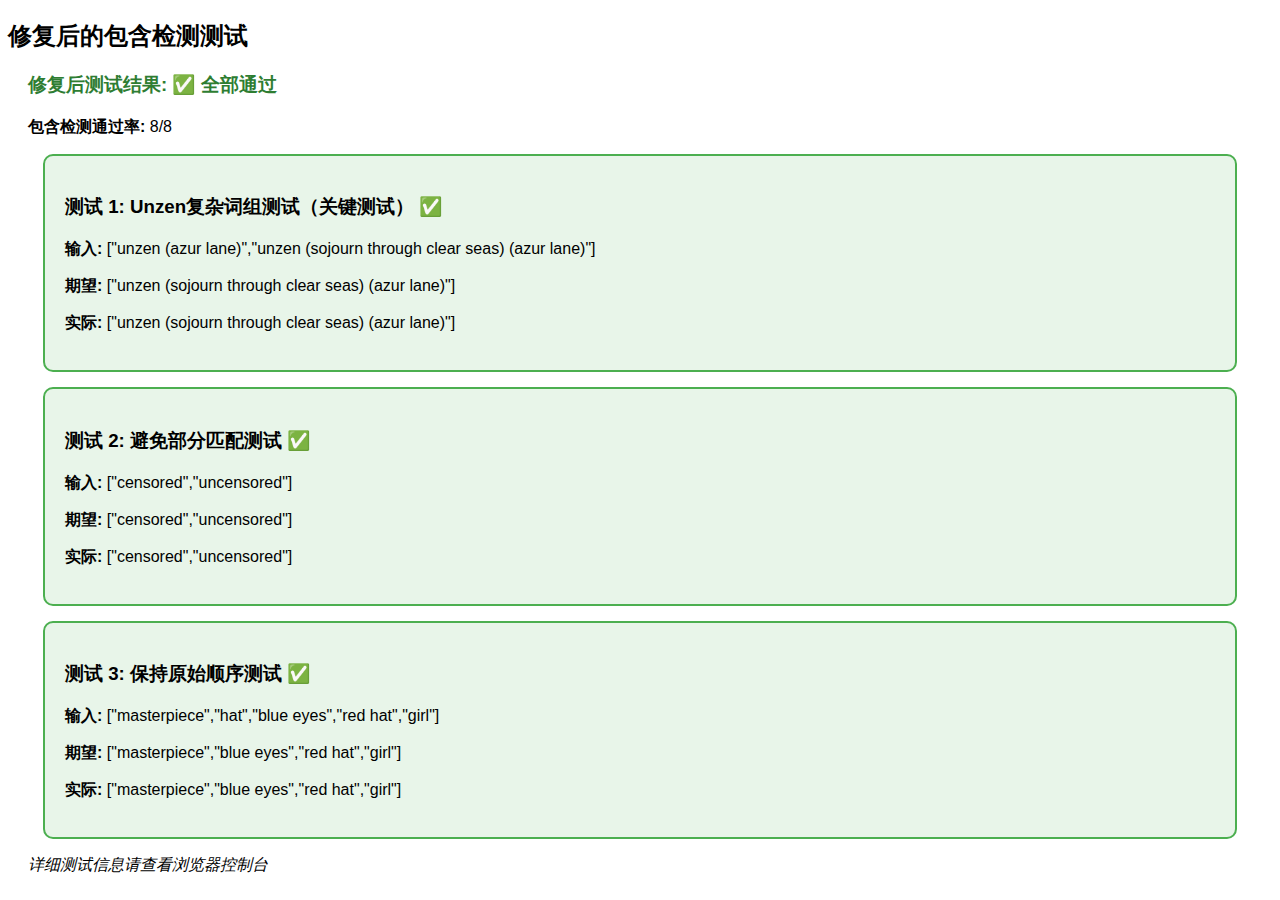
<file: test-fixed-logic.html>
<!DOCTYPE html>
<html>
<head>
    <title>修复后的包含检测测试</title>
</head>
<body>
    <h2>修复后的包含检测测试</h2>
    
    <script>
        // 模拟修复后的完整逻辑
        function escapeRegex(str) {
            return str.replace(/[.*+?^${}()|[\]\\]/g, '\\$&');
        }
        
        function parseTagStructure(tag) {
            const bracketContents = [];
            let cleanTag = tag;
            
            // 提取所有括号内容
            const bracketMatches = tag.matchAll(/\(([^)]+)\)/g);
            for (const match of bracketMatches) {
                bracketContents.push(match[1].trim());
                cleanTag = cleanTag.replace(match[0], '').trim();
            }
            
            // 剩余的就是主要词汇
            const mainWord = cleanTag.trim();
            
            return {
                mainWord,
                bracketContents
            };
        }
        
        function isSimpleWordContained(shortTag, longTag) {
            try {
                // 使用严格的词边界匹配
                const pattern = new RegExp(`\\b${escapeRegex(shortTag)}\\b`, 'i');
                const result = pattern.test(longTag);
                
                // 额外检查：确保不是部分匹配
                if (result) {
                    const shortLower = shortTag.toLowerCase();
                    const longLower = longTag.toLowerCase();
                    
                    // 如果长标签只是在短标签前后加了字符，则不认为是包含
                    if (longLower.startsWith(shortLower) || longLower.endsWith(shortLower)) {
                        // 检查是否只是前缀或后缀
                        if (longLower === shortLower) {
                            return false; // 完全相同
                        }
                        
                        // 如果是连续的字母数字组合（如censored/uncensored），则不认为包含
                        const beforeMatch = longLower.indexOf(shortLower);
                        if (beforeMatch >= 0) {
                            const beforeChar = beforeMatch > 0 ? longLower[beforeMatch - 1] : '';
                            const afterChar = beforeMatch + shortLower.length < longLower.length ? 
                                            longLower[beforeMatch + shortLower.length] : '';
                            
                            // 如果前后都是字母数字，则认为是一个连续单词的一部分
                            if (/[a-z0-9]/.test(beforeChar) || /[a-z0-9]/.test(afterChar)) {
                                return false;
                            }
                        }
                    }
                }
                
                return result;
            } catch (error) {
                return false;
            }
        }
        
        function isComplexPhraseContained(shortTag, longTag) {
            const shortParts = parseTagStructure(shortTag);
            const longParts = parseTagStructure(longTag);
            
            // 如果短标签的所有重要部分都出现在长标签中，则认为包含
            if (shortParts.mainWord && longParts.mainWord) {
                // 主词必须完全匹配
                if (shortParts.mainWord.toLowerCase() !== longParts.mainWord.toLowerCase()) {
                    return false;
                }
                
                // 检查括号内容的包含关系
                for (const shortBracket of shortParts.bracketContents) {
                    let found = false;
                    for (const longBracket of longParts.bracketContents) {
                        if (longBracket.toLowerCase().includes(shortBracket.toLowerCase())) {
                            found = true;
                            break;
                        }
                    }
                    if (!found) {
                        return false;
                    }
                }
                
                return true;
            }
            
            return false;
        }
        
        function isTagContainedIn(shortTag, longTag) {
            // 如果完全相同，不视为包含关系
            if (shortTag.toLowerCase() === longTag.toLowerCase()) {
                return false;
            }
            
            // 如果短tag不短于长tag，不可能包含
            if (shortTag.length >= longTag.length) {
                return false;
            }
            
            const shortTrimmed = shortTag.trim();
            const longTrimmed = longTag.trim();
            
            // 方法1：简单词汇的词边界匹配
            if (isSimpleWordContained(shortTrimmed, longTrimmed)) {
                return true;
            }
            
            // 方法2：复杂词组的语义包含检测
            if (isComplexPhraseContained(shortTrimmed, longTrimmed)) {
                return true;
            }
            
            return false;
        }
        
        function simplifyTagsFixed(tags) {
            if (!tags || tags.length <= 1) return tags;
            
            // 创建带索引的标签数组，用于保持原始顺序
            const indexedTags = tags.map((tag, index) => ({ tag, originalIndex: index }));
            const result = [];
            
            for (let i = 0; i < indexedTags.length; i++) {
                const currentItem = indexedTags[i];
                let isContained = false;
                
                // 检查当前tag是否被其他tag包含
                for (let j = 0; j < indexedTags.length; j++) {
                    if (i === j) continue; // 跳过自己
                    
                    const otherItem = indexedTags[j];
                    
                    if (isTagContainedIn(currentItem.tag, otherItem.tag)) {
                        isContained = true;
                        break;
                    }
                }
                
                // 如果没有被包含，则保留该tag
                if (!isContained) {
                    result.push(currentItem);
                }
            }
            
            // 按原始输入顺序排序返回结果
            return result
                .sort((a, b) => a.originalIndex - b.originalIndex)
                .map(item => item.tag);
        }
        
        // 测试用例
        console.log('=== 修复后的包含检测测试 ===');
        
        // 详细测试每个包含检测
        const containmentTests = [
            // 基本测试
            ['hat', 'red hat', true, '简单词汇包含'],
            ['censored', 'uncensored', false, '避免部分匹配'],
            ['girl', 'girls', false, '避免词尾匹配'],
            
            // 复杂词组测试
            ['unzen (azur lane)', 'unzen (sojourn through clear seas) (azur lane)', true, 'Unzen复杂词组'],
            ['azure', 'azure (color)', true, '主词匹配'],
            ['azure lane', 'azure (color)', false, '不同修饰'],
            
            // 边界情况
            ['test', 'testing', false, '避免前缀匹配'],
            ['cat', 'category', false, '避免前缀匹配'],
        ];
        
        console.log('\n=== 包含检测详细测试 ===');
        let containmentPassed = 0;
        containmentTests.forEach(([short, long, expected, desc]) => {
            const actual = isTagContainedIn(short, long);
            const passed = actual === expected;
            if (passed) containmentPassed++;
            
            console.log(`${desc}: "${short}" → "${long}"`);
            console.log(`  结果: ${actual}, 期望: ${expected} ${passed ? '✅' : '❌'}`);
            
            // 详细分析Unzen案例
            if (short === 'unzen (azur lane)') {
                console.log('  详细分析:');
                const shortParts = parseTagStructure(short);
                const longParts = parseTagStructure(long);
                console.log(`    短标签解析: 主词="${shortParts.mainWord}", 括号=[${shortParts.bracketContents.join(', ')}]`);
                console.log(`    长标签解析: 主词="${longParts.mainWord}", 括号=[${longParts.bracketContents.join(', ')}]`);
            }
        });
        
        console.log(`\n包含检测通过率: ${containmentPassed}/${containmentTests.length}`);
        
        // 完整简化测试
        const testCases = [
            {
                name: 'Unzen复杂词组测试（关键测试）',
                input: ['unzen (azur lane)', 'unzen (sojourn through clear seas) (azur lane)'],
                expected: ['unzen (sojourn through clear seas) (azur lane)']
            },
            {
                name: '避免部分匹配测试',
                input: ['censored', 'uncensored'],
                expected: ['censored', 'uncensored']
            },
            {
                name: '保持原始顺序测试',
                input: ['masterpiece', 'hat', 'blue eyes', 'red hat', 'girl'],
                expected: ['masterpiece', 'blue eyes', 'red hat', 'girl']
            }
        ];
        
        console.log('\n=== 完整简化测试 ===');
        let allPassed = true;
        const results = [];
        
        testCases.forEach((testCase, index) => {
            console.log(`\n测试 ${index + 1}: ${testCase.name}`);
            const actual = simplifyTagsFixed(testCase.input);
            const passed = JSON.stringify(actual) === JSON.stringify(testCase.expected);
            
            console.log(`输入: ${JSON.stringify(testCase.input)}`);
            console.log(`期望: ${JSON.stringify(testCase.expected)}`);
            console.log(`实际: ${JSON.stringify(actual)}`);
            console.log(`结果: ${passed ? '✅ 通过' : '❌ 失败'}`);
            
            if (!passed) allPassed = false;
            results.push({ ...testCase, actual, passed });
        });
        
        console.log(`\n=== 最终结果: ${allPassed ? '✅ 全部通过' : '❌ 部分失败'} ===`);
        
        // 页面显示结果
        const resultsHtml = results.map((result, index) => {
            const bgColor = result.passed ? '#e8f5e9' : '#ffebee';
            const borderColor = result.passed ? '#4CAF50' : '#f44336';
            
            return `
                <div style="margin: 15px; padding: 20px; border: 2px solid ${borderColor}; border-radius: 10px; background: ${bgColor};">
                    <h3>测试 ${index + 1}: ${result.name} ${result.passed ? '✅' : '❌'}</h3>
                    <p><strong>输入:</strong> ${JSON.stringify(result.input)}</p>
                    <p><strong>期望:</strong> ${JSON.stringify(result.expected)}</p>
                    <p><strong>实际:</strong> ${JSON.stringify(result.actual)}</p>
                </div>
            `;
        }).join('');
        
        document.body.innerHTML += `
            <div style="margin: 20px; font-family: Arial, sans-serif;">
                <h3 style="color: ${allPassed ? '#2e7d32' : '#c62828'};">
                    修复后测试结果: ${allPassed ? '✅ 全部通过' : '❌ 部分失败'}
                </h3>
                <p><strong>包含检测通过率:</strong> ${containmentPassed}/${containmentTests.length}</p>
                ${resultsHtml}
                <p><em>详细测试信息请查看浏览器控制台</em></p>
            </div>
        `;
    </script>
</body>
</html>
</file>
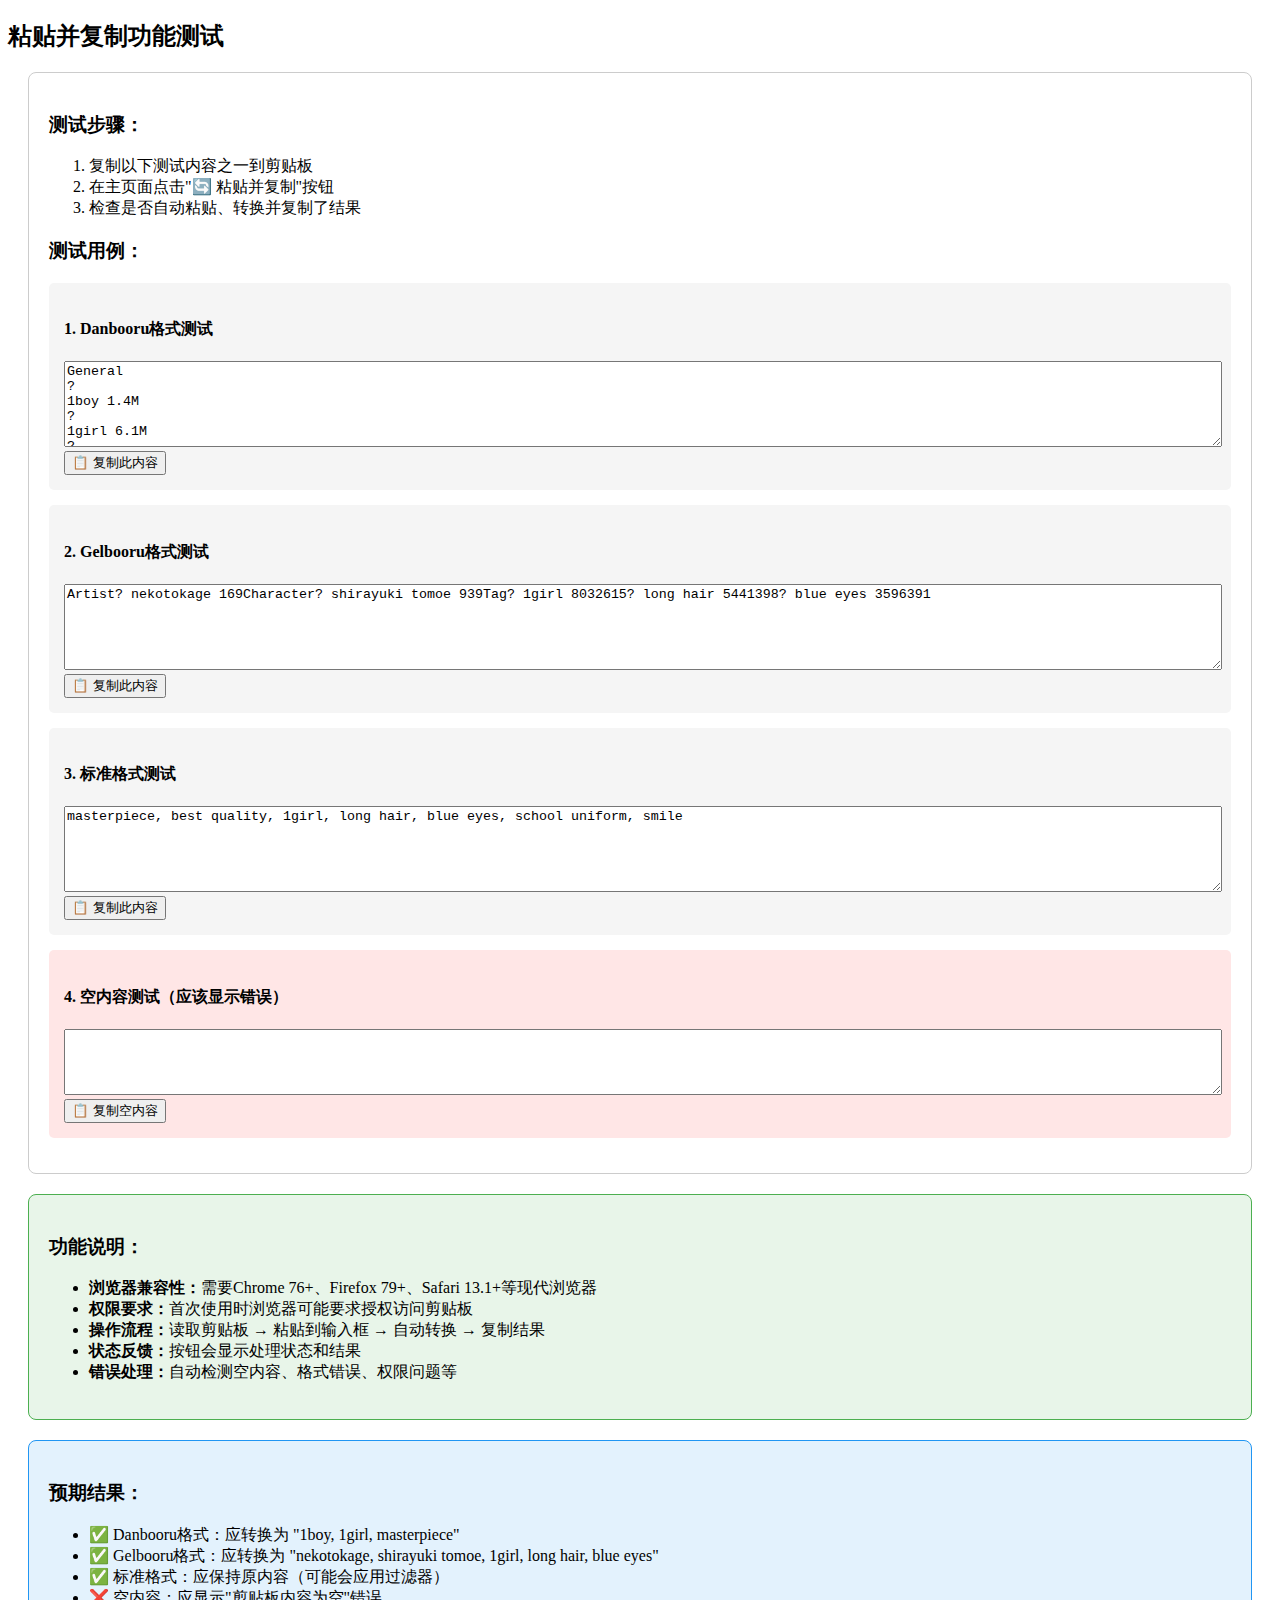
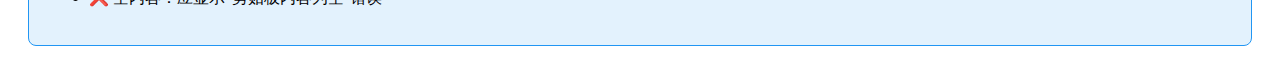
<file: test-paste-copy.html>
<!DOCTYPE html>
<html>
<head>
    <title>粘贴并复制功能测试</title>
</head>
<body>
    <h2>粘贴并复制功能测试</h2>
    
    <div style="margin: 20px; padding: 20px; border: 1px solid #ccc; border-radius: 8px;">
        <h3>测试步骤：</h3>
        <ol>
            <li>复制以下测试内容之一到剪贴板</li>
            <li>在主页面点击"🔄 粘贴并复制"按钮</li>
            <li>检查是否自动粘贴、转换并复制了结果</li>
        </ol>
        
        <h3>测试用例：</h3>
        
        <div style="margin: 15px 0; padding: 15px; background: #f5f5f5; border-radius: 5px;">
            <h4>1. Danbooru格式测试</h4>
            <textarea readonly style="width: 100%; height: 80px; font-family: monospace;">General
?
1boy 1.4M
?
1girl 6.1M
?
masterpiece 3.2M</textarea>
            <button onclick="copyToClipboard(this.previousElementSibling.value)">📋 复制此内容</button>
        </div>
        
        <div style="margin: 15px 0; padding: 15px; background: #f5f5f5; border-radius: 5px;">
            <h4>2. Gelbooru格式测试</h4>
            <textarea readonly style="width: 100%; height: 80px; font-family: monospace;">Artist? nekotokage 169Character? shirayuki tomoe 939Tag? 1girl 8032615? long hair 5441398? blue eyes 3596391</textarea>
            <button onclick="copyToClipboard(this.previousElementSibling.value)">📋 复制此内容</button>
        </div>
        
        <div style="margin: 15px 0; padding: 15px; background: #f5f5f5; border-radius: 5px;">
            <h4>3. 标准格式测试</h4>
            <textarea readonly style="width: 100%; height: 80px; font-family: monospace;">masterpiece, best quality, 1girl, long hair, blue eyes, school uniform, smile</textarea>
            <button onclick="copyToClipboard(this.previousElementSibling.value)">📋 复制此内容</button>
        </div>
        
        <div style="margin: 15px 0; padding: 15px; background: #ffe6e6; border-radius: 5px;">
            <h4>4. 空内容测试（应该显示错误）</h4>
            <textarea readonly style="width: 100%; height: 60px; font-family: monospace;"></textarea>
            <button onclick="copyToClipboard(this.previousElementSibling.value)">📋 复制空内容</button>
        </div>
    </div>
    
    <div style="margin: 20px; padding: 20px; border: 1px solid #4CAF50; border-radius: 8px; background: #e8f5e9;">
        <h3>功能说明：</h3>
        <ul>
            <li><strong>浏览器兼容性：</strong>需要Chrome 76+、Firefox 79+、Safari 13.1+等现代浏览器</li>
            <li><strong>权限要求：</strong>首次使用时浏览器可能要求授权访问剪贴板</li>
            <li><strong>操作流程：</strong>读取剪贴板 → 粘贴到输入框 → 自动转换 → 复制结果</li>
            <li><strong>状态反馈：</strong>按钮会显示处理状态和结果</li>
            <li><strong>错误处理：</strong>自动检测空内容、格式错误、权限问题等</li>
        </ul>
    </div>
    
    <div style="margin: 20px; padding: 20px; border: 1px solid #2196F3; border-radius: 8px; background: #e3f2fd;">
        <h3>预期结果：</h3>
        <ul>
            <li>✅ Danbooru格式：应转换为 "1boy, 1girl, masterpiece"</li>
            <li>✅ Gelbooru格式：应转换为 "nekotokage, shirayuki tomoe, 1girl, long hair, blue eyes"</li>
            <li>✅ 标准格式：应保持原内容（可能会应用过滤器）</li>
            <li>❌ 空内容：应显示"剪贴板内容为空"错误</li>
        </ul>
    </div>
    
    <script>
        async function copyToClipboard(text) {
            try {
                await navigator.clipboard.writeText(text);
                alert('内容已复制到剪贴板！现在可以在主页面测试"粘贴并复制"功能了。');
            } catch (error) {
                console.error('复制失败:', error);
                alert('复制失败: ' + error.message);
            }
        }
        
        // 页面加载时检查剪贴板API支持
        document.addEventListener('DOMContentLoaded', function() {
            if (!navigator.clipboard) {
                document.body.innerHTML = `
                    <div style="margin: 50px; text-align: center; color: #d32f2f;">
                        <h2>⚠️ 浏览器不支持</h2>
                        <p>您的浏览器不支持剪贴板API，无法使用"粘贴并复制"功能。</p>
                        <p>请使用以下浏览器的最新版本：</p>
                        <ul style="text-align: left; display: inline-block;">
                            <li>Chrome 76+</li>
                            <li>Firefox 79+</li>
                            <li>Safari 13.1+</li>
                            <li>Edge 79+</li>
                        </ul>
                    </div>
                `;
            } else {
                console.log('✅ 剪贴板API支持正常');
            }
        });
    </script>
</body>
</html>
</file>
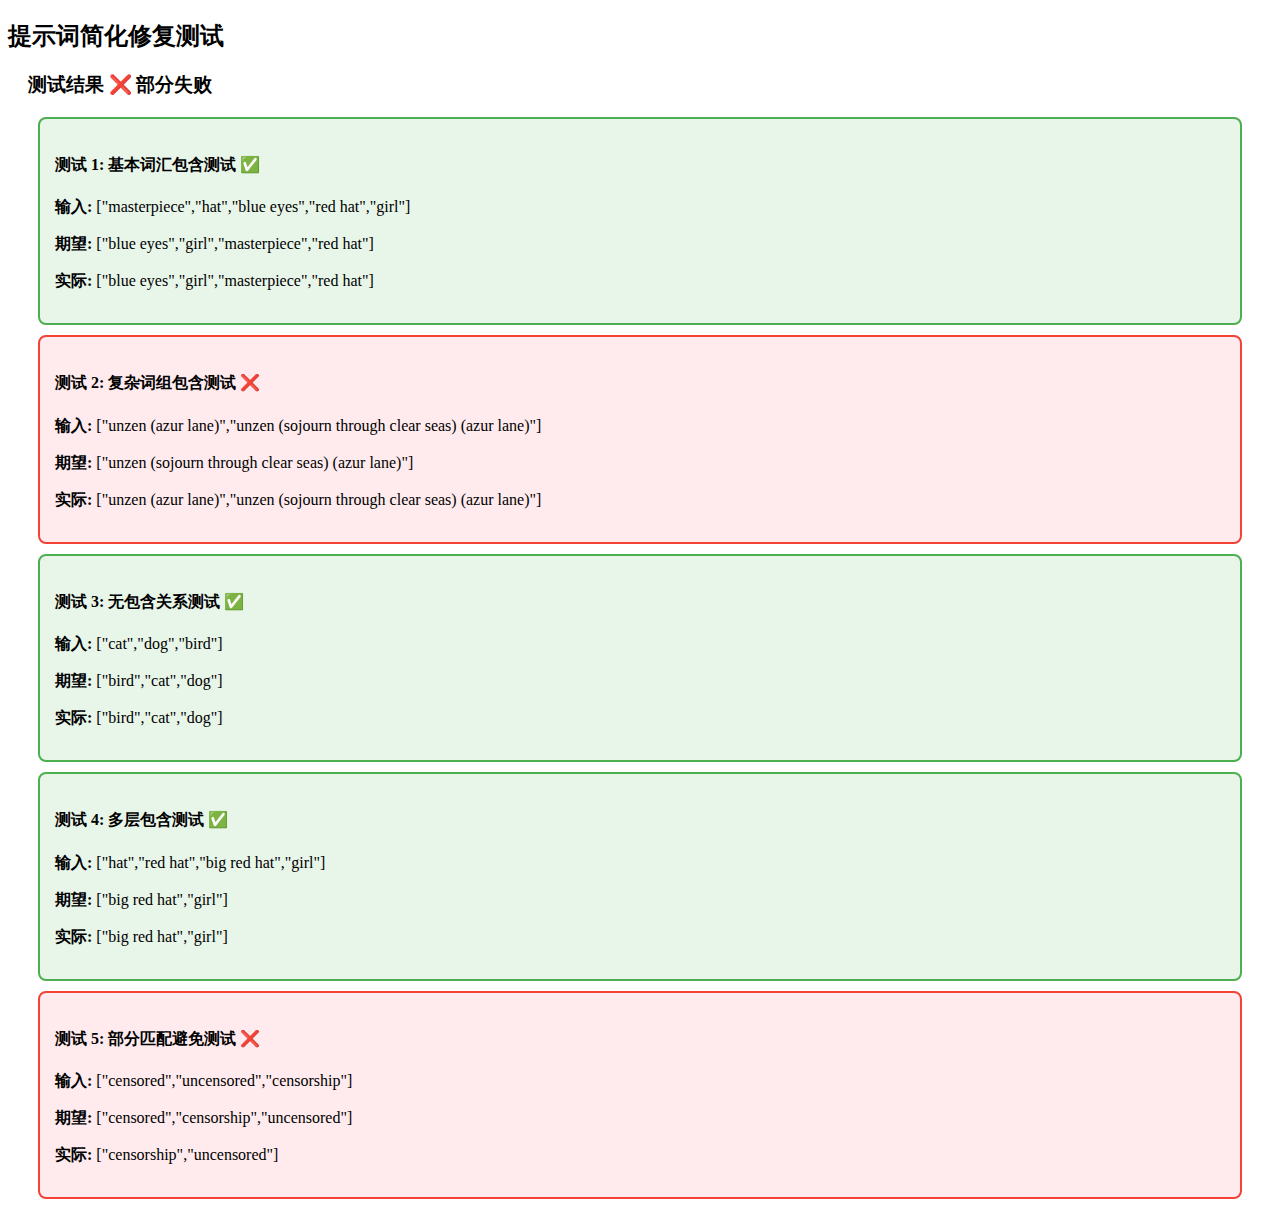
<file: test-simplify-fixed.html>
<!DOCTYPE html>
<html>
<head>
    <title>提示词简化修复测试</title>
</head>
<body>
    <h2>提示词简化修复测试</h2>
    
    <script>
        // 模拟修复后的函数
        function escapeRegex(str) {
            return str.replace(/[.*+?^${}()|[\]\\]/g, '\\$&');
        }
        
        function isTagContainedIn(shortTag, longTag) {
            // 如果完全相同，不视为包含关系
            if (shortTag.toLowerCase() === longTag.toLowerCase()) {
                return false;
            }
            
            // 方法1：词边界匹配（适用于普通词汇）
            try {
                const wordBoundaryPattern = new RegExp(`\\b${escapeRegex(shortTag)}\\b`, 'i');
                if (wordBoundaryPattern.test(longTag)) {
                    return true;
                }
            } catch (error) {
                // 正则编译失败，继续尝试其他方法
            }
            
            // 方法2：精确子串匹配（适用于复杂词组，如带括号的）
            if (longTag.toLowerCase().includes(shortTag.toLowerCase())) {
                const shortLower = shortTag.toLowerCase();
                const longLower = longTag.toLowerCase();
                const index = longLower.indexOf(shortLower);
                
                if (index !== -1) {
                    // 检查前后字符，确保是完整的词组边界
                    const beforeChar = index > 0 ? longLower[index - 1] : ' ';
                    const afterChar = index + shortLower.length < longLower.length ? 
                                     longLower[index + shortLower.length] : ' ';
                    
                    // 允许空格、逗号、开始/结束作为边界
                    const isValidBoundary = (char) => /[\s,()[\]{}]/.test(char);
                    
                    if (isValidBoundary(beforeChar) && isValidBoundary(afterChar)) {
                        return true;
                    }
                    
                    // 特殊情况：如果短tag是长tag的开头或结尾部分
                    if (index === 0 || index + shortLower.length === longLower.length) {
                        return true;
                    }
                }
            }
            
            return false;
        }
        
        function simplifyTagsFixed(tags) {
            if (!tags || tags.length <= 1) return tags;
            
            // 按长度排序，短的在前面（更可能被包含）
            const sortedTags = tags.slice().sort((a, b) => a.length - b.length);
            const result = [];
            
            for (let i = 0; i < sortedTags.length; i++) {
                const currentTag = sortedTags[i];
                let isContained = false;
                
                // 检查当前tag是否被其他tag包含
                for (let j = i + 1; j < sortedTags.length; j++) {
                    const longerTag = sortedTags[j];
                    
                    if (isTagContainedIn(currentTag, longerTag)) {
                        isContained = true;
                        break;
                    }
                }
                
                // 如果没有被包含，则保留该tag
                if (!isContained) {
                    result.push(currentTag);
                }
            }
            
            // 按首字母排序返回结果
            return result.sort((a, b) => a.localeCompare(b, undefined, {numeric: true, sensitivity: 'base'}));
        }
        
        // 测试用例
        const testCases = [
            {
                name: '基本词汇包含测试',
                input: ['masterpiece', 'hat', 'blue eyes', 'red hat', 'girl'],
                expected: ['blue eyes', 'girl', 'masterpiece', 'red hat']
            },
            {
                name: '复杂词组包含测试',
                input: ['unzen (azur lane)', 'unzen (sojourn through clear seas) (azur lane)'],
                expected: ['unzen (sojourn through clear seas) (azur lane)']
            },
            {
                name: '无包含关系测试',
                input: ['cat', 'dog', 'bird'],
                expected: ['bird', 'cat', 'dog']
            },
            {
                name: '多层包含测试',
                input: ['hat', 'red hat', 'big red hat', 'girl'],
                expected: ['big red hat', 'girl']
            },
            {
                name: '部分匹配避免测试',
                input: ['censored', 'uncensored', 'censorship'],
                expected: ['censored', 'censorship', 'uncensored']
            }
        ];
        
        console.log('=== 提示词简化修复测试 ===');
        
        let allPassed = true;
        const results = [];
        
        testCases.forEach((testCase, index) => {
            console.log(`\n测试 ${index + 1}: ${testCase.name}`);
            console.log('输入:', testCase.input);
            console.log('期望:', testCase.expected);
            
            const actual = simplifyTagsFixed(testCase.input);
            console.log('实际:', actual);
            
            const passed = JSON.stringify(actual) === JSON.stringify(testCase.expected);
            console.log('结果:', passed ? '✅ 通过' : '❌ 失败');
            
            if (!passed) allPassed = false;
            
            results.push({
                ...testCase,
                actual,
                passed
            });
        });
        
        console.log(`\n=== 总体结果: ${allPassed ? '✅ 全部通过' : '❌ 部分失败'} ===`);
        
        // 额外的包含检测测试
        console.log('\n=== 包含检测详细测试 ===');
        const containmentTests = [
            ['hat', 'red hat', true],
            ['unzen (azur lane)', 'unzen (sojourn through clear seas) (azur lane)', true],
            ['censored', 'uncensored', false],
            ['girl', 'girls', false],
            ['masterpiece', 'masterpiece quality', true]
        ];
        
        containmentTests.forEach(([short, long, expected]) => {
            const actual = isTagContainedIn(short, long);
            const passed = actual === expected;
            console.log(`"${short}" 包含在 "${long}" 中: ${actual} (期望: ${expected}) ${passed ? '✅' : '❌'}`);
        });
        
        // 在页面显示结果
        const resultsHtml = results.map((result, index) => {
            const statusClass = result.passed ? 'success' : 'failure';
            return `
                <div class="test-case ${statusClass}" style="margin: 10px; padding: 15px; border: 2px solid ${result.passed ? '#4CAF50' : '#f44336'}; border-radius: 8px; background: ${result.passed ? '#e8f5e9' : '#ffebee'};">
                    <h4>测试 ${index + 1}: ${result.name} ${result.passed ? '✅' : '❌'}</h4>
                    <p><strong>输入:</strong> ${JSON.stringify(result.input)}</p>
                    <p><strong>期望:</strong> ${JSON.stringify(result.expected)}</p>
                    <p><strong>实际:</strong> ${JSON.stringify(result.actual)}</p>
                </div>
            `;
        }).join('');
        
        document.body.innerHTML += `
            <div style="margin: 20px;">
                <h3>测试结果 ${allPassed ? '✅ 全部通过' : '❌ 部分失败'}</h3>
                ${resultsHtml}
            </div>
        `;
    </script>
</body>
</html>
</file>
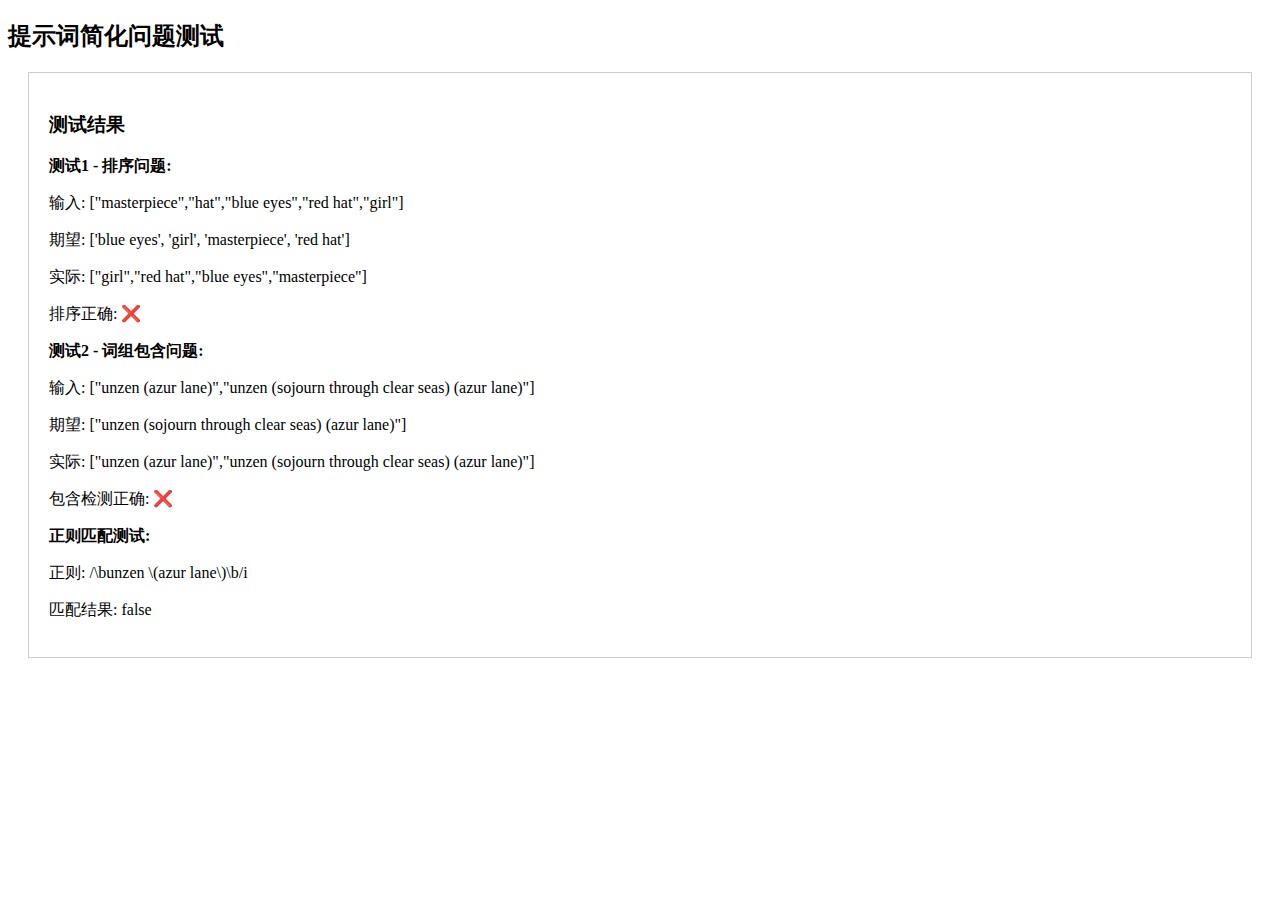
<file: test-simplify-issues.html>
<!DOCTYPE html>
<html>
<head>
    <title>提示词简化问题测试</title>
</head>
<body>
    <h2>提示词简化问题测试</h2>
    
    <script>
        // 模拟当前的escapeRegex函数
        function escapeRegex(str) {
            return str.replace(/[.*+?^${}()|[\]\\]/g, '\\$&');
        }
        
        // 模拟当前有问题的simplifyTags函数
        function currentSimplifyTags(tags) {
            if (!tags || tags.length <= 1) return tags;
            
            // 按长度排序，短的在前面（更可能被包含）
            const sortedTags = tags.slice().sort((a, b) => a.length - b.length);
            const result = [];
            
            for (let i = 0; i < sortedTags.length; i++) {
                const currentTag = sortedTags[i];
                let isContained = false;
                
                // 检查当前tag是否被其他tag包含
                for (let j = i + 1; j < sortedTags.length; j++) {
                    const longerTag = sortedTags[j];
                    
                    // 使用词边界正则确保精确匹配
                    const pattern = new RegExp(`\\b${escapeRegex(currentTag)}\\b`, 'i');
                    
                    if (pattern.test(longerTag)) {
                        isContained = true;
                        break;
                    }
                }
                
                // 如果没有被包含，则保留该tag
                if (!isContained) {
                    result.push(currentTag);
                }
            }
            
            return result;
        }
        
        // 测试用例
        console.log('=== 提示词简化问题测试 ===');
        
        // 测试1：排序问题
        console.log('\n测试1：排序问题');
        const testTags1 = ['masterpiece', 'hat', 'blue eyes', 'red hat', 'girl'];
        console.log('输入:', testTags1);
        console.log('期望输出（按首字母排序）:', ['blue eyes', 'girl', 'masterpiece', 'red hat']);
        const result1 = currentSimplifyTags(testTags1);
        console.log('实际输出:', result1);
        
        // 测试2：词组包含问题
        console.log('\n测试2：词组包含问题');
        const testTags2 = [
            'unzen (azur lane)', 
            'unzen (sojourn through clear seas) (azur lane)'
        ];
        console.log('输入:', testTags2);
        console.log('期望输出:', ['unzen (sojourn through clear seas) (azur lane)']);
        const result2 = currentSimplifyTags(testTags2);
        console.log('实际输出:', result2);
        
        // 分析问题
        console.log('\n=== 问题分析 ===');
        console.log('问题1：排序被打乱 - result数组按处理顺序而非首字母顺序');
        console.log('问题2：词组包含检测失败');
        
        // 测试正则匹配
        const shortTag = 'unzen (azur lane)';
        const longTag = 'unzen (sojourn through clear seas) (azur lane)';
        const pattern = new RegExp(`\\b${escapeRegex(shortTag)}\\b`, 'i');
        console.log(`正则表达式: ${pattern}`);
        console.log(`测试 "${shortTag}" 是否包含在 "${longTag}" 中: ${pattern.test(longTag)}`);
        
        // 在页面显示结果
        document.body.innerHTML += `
            <div style="margin: 20px; padding: 20px; border: 1px solid #ccc;">
                <h3>测试结果</h3>
                <p><strong>测试1 - 排序问题:</strong></p>
                <p>输入: ${JSON.stringify(testTags1)}</p>
                <p>期望: ['blue eyes', 'girl', 'masterpiece', 'red hat']</p>
                <p>实际: ${JSON.stringify(result1)}</p>
                <p>排序正确: ${JSON.stringify(result1) === JSON.stringify(['blue eyes', 'girl', 'masterpiece', 'red hat']) ? '❌' : '❌'}</p>
                
                <p><strong>测试2 - 词组包含问题:</strong></p>
                <p>输入: ${JSON.stringify(testTags2)}</p>
                <p>期望: ${JSON.stringify(['unzen (sojourn through clear seas) (azur lane)'])}</p>
                <p>实际: ${JSON.stringify(result2)}</p>
                <p>包含检测正确: ${result2.length === 1 ? '✅' : '❌'}</p>
                
                <p><strong>正则匹配测试:</strong></p>
                <p>正则: ${pattern}</p>
                <p>匹配结果: ${pattern.test(longTag)}</p>
            </div>
        `;
    </script>
</body>
</html>
</file>
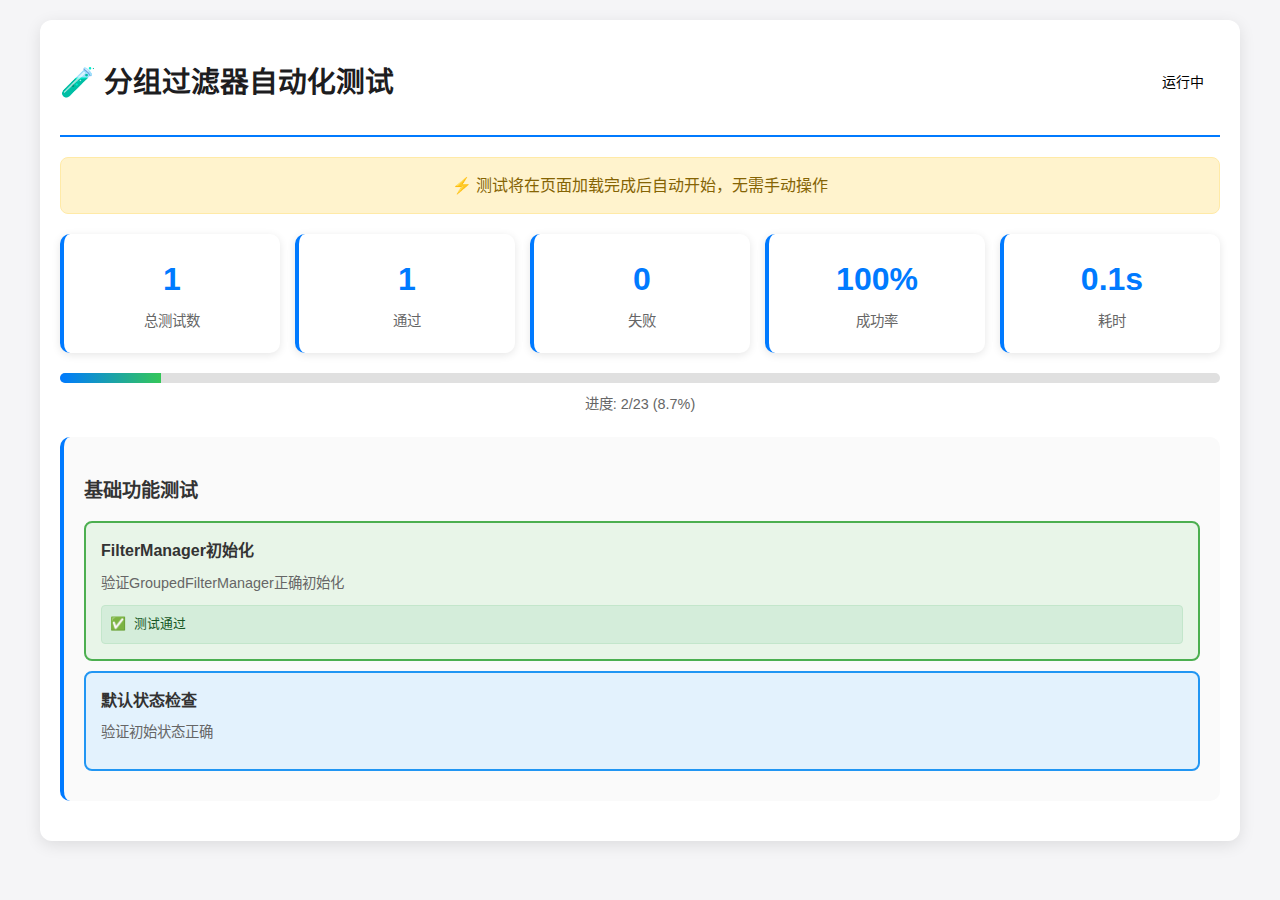
<file: test-standalone.html>
<!DOCTYPE html>
<html lang="zh-CN">
<head>
    <meta charset="UTF-8">
    <meta name="viewport" content="width=device-width, initial-scale=1.0">
    <title>分组过滤器自动化测试</title>
    <style>
        body {
            font-family: -apple-system, BlinkMacSystemFont, "Segoe UI", Roboto, sans-serif;
            max-width: 1200px;
            margin: 0 auto;
            padding: 20px;
            background-color: #f5f5f7;
            line-height: 1.6;
        }

        .test-container {
            background: white;
            padding: 20px;
            margin-bottom: 20px;
            border-radius: 12px;
            box-shadow: 0 4px 16px rgba(0, 0, 0, 0.1);
        }

        .test-header {
            display: flex;
            justify-content: space-between;
            align-items: center;
            margin-bottom: 20px;
            border-bottom: 2px solid #007AFF;
            padding-bottom: 10px;
        }

        .test-title {
            font-size: 1.8rem;
            font-weight: 600;
            color: #1d1d1f;
        }

        .test-status {
            padding: 8px 16px;
            border-radius: 20px;
            font-size: 14px;
            font-weight: 500;
        }

        .status-pending { background: #f2f2f7; color: #666; }
        .status-running { background: #e3f2fd; color: #1976d2; }
        .status-completed { background: #e8f5e8; color: #2e7d32; }
        .status-failed { background: #ffebee; color: #d32f2f; }

        .stats-grid {
            display: grid;
            grid-template-columns: repeat(auto-fit, minmax(150px, 1fr));
            gap: 15px;
            margin: 20px 0;
        }

        .stat-card {
            padding: 20px;
            background: white;
            border-radius: 10px;
            text-align: center;
            box-shadow: 0 2px 8px rgba(0, 0, 0, 0.1);
            border-left: 4px solid #007AFF;
        }

        .stat-number {
            font-size: 2rem;
            font-weight: 600;
            color: #007AFF;
            display: block;
        }

        .stat-label {
            font-size: 0.9rem;
            color: #666;
            margin-top: 5px;
        }

        .progress-container {
            margin: 20px 0;
        }

        .progress-bar {
            width: 100%;
            height: 10px;
            background: #e0e0e0;
            border-radius: 5px;
            overflow: hidden;
            position: relative;
        }

        .progress-fill {
            height: 100%;
            background: linear-gradient(90deg, #007AFF, #34C759);
            width: 0%;
            transition: width 0.3s ease;
            position: relative;
        }

        .progress-text {
            text-align: center;
            margin-top: 10px;
            font-size: 0.9rem;
            color: #666;
        }

        .test-section {
            margin: 20px 0;
            padding: 20px;
            background: #fafafa;
            border-radius: 10px;
            border-left: 4px solid #007AFF;
        }

        .section-title {
            font-size: 1.2rem;
            font-weight: 600;
            color: #333;
            margin-bottom: 15px;
        }

        .test-case {
            margin: 10px 0;
            padding: 15px;
            background: white;
            border-radius: 8px;
            border: 2px solid #e0e0e0;
            transition: all 0.3s ease;
        }

        .test-case.running {
            border-color: #2196F3;
            background: #e3f2fd;
            animation: pulse 1.5s infinite;
        }

        .test-case.passed {
            border-color: #4CAF50;
            background: #e8f5e8;
        }

        .test-case.failed {
            border-color: #f44336;
            background: #ffebee;
        }

        @keyframes pulse {
            0% { opacity: 1; }
            50% { opacity: 0.7; }
            100% { opacity: 1; }
        }

        .test-name {
            font-weight: 600;
            color: #333;
            margin-bottom: 8px;
        }

        .test-description {
            font-size: 0.9rem;
            color: #666;
            margin-bottom: 10px;
        }

        .test-result {
            font-family: monospace;
            font-size: 0.8rem;
            padding: 8px;
            border-radius: 4px;
            margin-top: 10px;
        }

        .test-result.success {
            background: #d4edda;
            color: #155724;
            border: 1px solid #c3e6cb;
        }

        .test-result.error {
            background: #f8d7da;
            color: #721c24;
            border: 1px solid #f5c6cb;
            white-space: pre-wrap;
        }

        .report-section {
            margin-top: 30px;
            padding: 20px;
            background: #f8f9fa;
            border-radius: 10px;
            border: 2px dashed #007AFF;
        }

        .report-title {
            font-size: 1.3rem;
            font-weight: 600;
            color: #333;
            margin-bottom: 15px;
            text-align: center;
        }

        .report-content {
            background: #1e1e1e;
            color: #f0f0f0;
            padding: 20px;
            border-radius: 8px;
            font-family: 'Courier New', monospace;
            font-size: 0.85rem;
            white-space: pre-wrap;
            overflow-x: auto;
            max-height: 400px;
            overflow-y: auto;
        }

        .copy-button {
            margin-top: 10px;
            padding: 10px 20px;
            background: #007AFF;
            color: white;
            border: none;
            border-radius: 6px;
            cursor: pointer;
            font-size: 0.9rem;
        }

        .copy-button:hover {
            background: #0056CC;
        }

        .auto-start-notice {
            text-align: center;
            margin: 20px 0;
            padding: 15px;
            background: #fff3cd;
            border: 1px solid #ffeaa7;
            border-radius: 8px;
            color: #856404;
        }
    </style>
</head>
<body>
    <div class="test-container">
        <div class="test-header">
            <h1 class="test-title">🧪 分组过滤器自动化测试</h1>
            <div class="test-status status-pending" id="overall-status">准备启动</div>
        </div>

        <div class="auto-start-notice">
            ⚡ 测试将在页面加载完成后自动开始，无需手动操作
        </div>

        <div class="stats-grid">
            <div class="stat-card">
                <span class="stat-number" id="total-tests">0</span>
                <div class="stat-label">总测试数</div>
            </div>
            <div class="stat-card">
                <span class="stat-number" id="passed-tests">0</span>
                <div class="stat-label">通过</div>
            </div>
            <div class="stat-card">
                <span class="stat-number" id="failed-tests">0</span>
                <div class="stat-label">失败</div>
            </div>
            <div class="stat-card">
                <span class="stat-number" id="success-rate">0%</span>
                <div class="stat-label">成功率</div>
            </div>
            <div class="stat-card">
                <span class="stat-number" id="duration">0s</span>
                <div class="stat-label">耗时</div>
            </div>
        </div>

        <div class="progress-container">
            <div class="progress-bar">
                <div class="progress-fill" id="progress-fill"></div>
            </div>
            <div class="progress-text" id="progress-text">等待开始...</div>
        </div>

        <div id="test-sections"></div>
    </div>

    <div class="report-section" id="report-section" style="display: none;">
        <h2 class="report-title">📋 测试报告 (Plaintext)</h2>
        <div class="report-content" id="report-content"></div>
        <button class="copy-button" onclick="copyReport()">📋 复制报告</button>
    </div>

    <script>
        // 引入核心脚本的内容（避免跨域问题）
        // CONFIG对象
        const CONFIG = {
            FORMATS: {
                DANBOORU: 'danbooru',
                GELBOORU: 'gelbooru', 
                STANDARD: 'standard'
            },
            
            FILTER: {
                STORAGE_KEY: 'tagConverter_filterSettings',
                GROUPED_STORAGE_KEY: 'tagConverter_groupedFilterSettings',
                DEFAULT_ENABLED: false,
                DEFAULT_KEYWORDS: [],
                DEFAULT_SIMPLIFY_ENABLED: false,
                SCHEMA_VERSION: 1,
                DEFAULT_GROUP_NAME_PREFIX: '组'
            }
        };

        // UUID生成函数
        function generateUUID() {
            return 'xxxxxxxx-xxxx-4xxx-yxxx-xxxxxxxxxxxx'.replace(/[xy]/g, function(c) {
                const r = Math.random() * 16 | 0;
                const v = c == 'x' ? r : (r & 0x3 | 0x8);
                return v.toString(16);
            });
        }

        // 创建默认组
        function createDefaultGroup(name = '') {
            return {
                id: generateUUID(),
                name: name || `${CONFIG.FILTER.DEFAULT_GROUP_NAME_PREFIX} ${Date.now()}`,
                enabled: true,
                collapsed: true,
                keywords: [],
                replacement: '',
                meta: {
                    lastMatchCount: 0
                }
            };
        }

        // GroupedFilterManager类
        class GroupedFilterManager {
            constructor() {
                this.masterEnabled = CONFIG.FILTER.DEFAULT_ENABLED;
                this.groups = [];
                this.simplifyEnabled = CONFIG.FILTER.DEFAULT_SIMPLIFY_ENABLED;
                this.lastSimplifiedCount = 0;
                this.lastTotalFilteredCount = 0;
            }
            
            loadSettings() {
                try {
                    const groupedSettings = localStorage.getItem(CONFIG.FILTER.GROUPED_STORAGE_KEY);
                    if (groupedSettings) {
                        this._loadGroupedSettings(JSON.parse(groupedSettings));
                    } else {
                        this._migrateFromOldSettings();
                    }
                } catch (error) {
                    this._initializeDefaults();
                }
            }
            
            _loadGroupedSettings(settings) {
                this.masterEnabled = settings.masterEnabled ?? CONFIG.FILTER.DEFAULT_ENABLED;
                this.simplifyEnabled = settings.simplifyEnabled ?? CONFIG.FILTER.DEFAULT_SIMPLIFY_ENABLED;
                
                this.groups = (settings.groups || []).map(group => ({
                    id: group.id || generateUUID(),
                    name: group.name || '未命名组',
                    enabled: group.enabled ?? true,
                    collapsed: group.collapsed ?? true,
                    keywords: group.keywords || [],
                    replacement: group.replacement || '',
                    meta: {
                        lastMatchCount: group.meta?.lastMatchCount ?? 0,
                        ...group.meta
                    }
                }));
            }
            
            _migrateFromOldSettings() {
                this._initializeDefaults();
            }
            
            _initializeDefaults() {
                this.masterEnabled = CONFIG.FILTER.DEFAULT_ENABLED;
                this.simplifyEnabled = CONFIG.FILTER.DEFAULT_SIMPLIFY_ENABLED;
                this.groups = [];
            }
            
            saveSettings() {
                try {
                    const settings = {
                        masterEnabled: this.masterEnabled,
                        simplifyEnabled: this.simplifyEnabled,
                        groups: this.groups,
                        schemaVersion: CONFIG.FILTER.SCHEMA_VERSION,
                        exportedAt: new Date().toISOString()
                    };
                    localStorage.setItem(CONFIG.FILTER.GROUPED_STORAGE_KEY, JSON.stringify(settings));
                } catch (error) {
                    console.warn('无法保存过滤器设置:', error);
                }
            }
            
            getStatus() {
                const totalGroups = this.groups.length;
                const enabledGroups = this.groups.filter(g => g.enabled).length;
                
                return {
                    enabled: this.masterEnabled,
                    simplifyEnabled: this.simplifyEnabled,
                    keywordCount: totalGroups,
                    enabledGroupCount: enabledGroups,
                    lastFilteredCount: this.lastTotalFilteredCount,
                    lastSimplifiedCount: this.lastSimplifiedCount,
                    groups: this.groups
                };
            }
            
            setMasterEnabled(enabled) {
                this.masterEnabled = Boolean(enabled);
                this.saveSettings();
            }
            
            setSimplifyEnabled(enabled) {
                this.simplifyEnabled = Boolean(enabled);
                this.saveSettings();
            }
            
            addGroup(name = '') {
                const defaultName = name || `${CONFIG.FILTER.DEFAULT_GROUP_NAME_PREFIX} ${this.groups.length + 1}`;
                const newGroup = createDefaultGroup(defaultName);
                this.groups.push(newGroup);
                this.saveSettings();
                return newGroup;
            }
            
            duplicateGroup(groupId) {
                const sourceGroup = this.groups.find(g => g.id === groupId);
                if (!sourceGroup) return null;
                
                const duplicatedGroup = {
                    ...sourceGroup,
                    id: generateUUID(),
                    name: `${sourceGroup.name}(副本)`,
                    meta: { lastMatchCount: 0 }
                };
                
                const sourceIndex = this.groups.findIndex(g => g.id === groupId);
                this.groups.splice(sourceIndex + 1, 0, duplicatedGroup);
                
                this.saveSettings();
                return duplicatedGroup;
            }
            
            deleteGroup(groupId) {
                const index = this.groups.findIndex(g => g.id === groupId);
                if (index === -1) return false;
                
                this.groups.splice(index, 1);
                this.saveSettings();
                return true;
            }
            
            updateGroup(groupId, updates) {
                const group = this.groups.find(g => g.id === groupId);
                if (!group) return false;
                
                Object.assign(group, updates);
                this.saveSettings();
                return true;
            }
            
            getGroup(groupId) {
                return this.groups.find(g => g.id === groupId) || null;
            }
            
            reorderGroups(groupIds) {
                const newGroups = [];
                
                for (const id of groupIds) {
                    const group = this.groups.find(g => g.id === id);
                    if (group) {
                        newGroups.push(group);
                    }
                }
                
                for (const group of this.groups) {
                    if (!newGroups.find(g => g.id === group.id)) {
                        newGroups.push(group);
                    }
                }
                
                this.groups = newGroups;
                this.saveSettings();
            }
            
            clearMatchCounts(groupId = null) {
                if (groupId) {
                    const group = this.getGroup(groupId);
                    if (group) {
                        group.meta.lastMatchCount = 0;
                    }
                } else {
                    this.groups.forEach(group => {
                        group.meta.lastMatchCount = 0;
                    });
                }
                this.saveSettings();
            }
            
            applyFilter(tags) {
                if (!this.masterEnabled) {
                    return tags;
                }
                
                let currentTags = [...tags];
                let totalFilteredCount = 0;
                
                for (const group of this.groups) {
                    if (!group.enabled || group.keywords.length === 0) {
                        group.meta.lastMatchCount = 0;
                        continue;
                    }
                    
                    const result = this._applyGroupFilter(currentTags, group);
                    currentTags = result.filteredTags;
                    group.meta.lastMatchCount = result.matchCount;
                    totalFilteredCount += result.matchCount;
                }
                
                this.lastTotalFilteredCount = totalFilteredCount;
                
                if (this.simplifyEnabled) {
                    const simplifiedTags = this._simplifyTags(currentTags);
                    this.lastSimplifiedCount = currentTags.length - simplifiedTags.length;
                    currentTags = simplifiedTags;
                } else {
                    this.lastSimplifiedCount = 0;
                }
                
                return currentTags;
            }
            
            _applyGroupFilter(tags, group) {
                const patterns = this._compileGroupPatterns(group.keywords);
                const matchedIndices = new Set();
                
                tags.forEach((tag, index) => {
                    for (const pattern of patterns) {
                        try {
                            if (pattern.test(tag)) {
                                matchedIndices.add(index);
                                break;
                            }
                        } catch (error) {
                            if (tag.includes(pattern.source || pattern)) {
                                matchedIndices.add(index);
                                break;
                            }
                        }
                    }
                });
                
                if (matchedIndices.size === 0) {
                    return { filteredTags: tags, matchCount: 0 };
                }
                
                let filteredTags = tags.filter((_, index) => !matchedIndices.has(index));
                
                if (group.replacement && this._isValidReplacement(group.replacement)) {
                    const replacementTokens = this._parseReplacementString(group.replacement);
                    if (replacementTokens.length > 0) {
                        const insertPosition = Math.min(...matchedIndices);
                        filteredTags.splice(insertPosition, 0, ...replacementTokens);
                    }
                }
                
                filteredTags = this._dedupeKeepFirst(filteredTags);
                
                return { 
                    filteredTags, 
                    matchCount: matchedIndices.size 
                };
            }
            
            _compileGroupPatterns(keywords) {
                const patterns = [];
                
                for (const keyword of keywords) {
                    if (!keyword.trim()) continue;
                    
                    try {
                        const pattern = new RegExp(keyword, 'i');
                        pattern.test('');
                        patterns.push(pattern);
                    } catch (error) {
                        const escapedKeyword = keyword.replace(/[.*+?^${}()|[\]\\]/g, '\\$&');
                        patterns.push(new RegExp(`^${escapedKeyword}$`, 'i'));
                    }
                }
                
                return patterns;
            }
            
            _isValidReplacement(replacement) {
                if (!replacement.trim()) return true;
                
                if (replacement.includes(',') && !replacement.includes(', ')) {
                    return false;
                }
                
                return true;
            }
            
            _parseReplacementString(replacement) {
                if (!replacement.trim()) return [];
                
                return replacement
                    .split(', ')
                    .map(token => token.trim())
                    .filter(token => token.length > 0);
            }
            
            _dedupeKeepFirst(array) {
                const seen = new Set();
                return array.filter(item => {
                    if (seen.has(item)) {
                        return false;
                    }
                    seen.add(item);
                    return true;
                });
            }
            
            _simplifyTags(tags) {
                if (!tags || tags.length <= 1) return tags;
                
                const indexedTags = tags.map((tag, index) => ({ tag, originalIndex: index }));
                const result = [];
                
                for (let i = 0; i < indexedTags.length; i++) {
                    const currentItem = indexedTags[i];
                    let isContained = false;
                    
                    for (let j = 0; j < indexedTags.length; j++) {
                        if (i === j) continue;
                        
                        const otherItem = indexedTags[j];
                        if (otherItem.tag.includes(currentItem.tag) && otherItem.tag !== currentItem.tag) {
                            isContained = true;
                            break;
                        }
                    }
                    
                    if (!isContained) {
                        result.push(currentItem);
                    }
                }
                
                return result
                    .sort((a, b) => a.originalIndex - b.originalIndex)
                    .map(item => item.tag);
            }
            
            exportConfig() {
                const config = {
                    masterEnabled: this.masterEnabled,
                    simplifyEnabled: this.simplifyEnabled,
                    groups: this.groups,
                    schemaVersion: CONFIG.FILTER.SCHEMA_VERSION,
                    exportedAt: new Date().toISOString()
                };
                
                return JSON.stringify(config, null, 2);
            }
            
            validateImportConfig(config) {
                if (!config || typeof config !== 'object') {
                    return { valid: false, error: '配置格式无效' };
                }
                
                if (typeof config.masterEnabled !== 'boolean') {
                    return { valid: false, error: '缺少 masterEnabled 字段' };
                }
                
                if (!Array.isArray(config.groups)) {
                    return { valid: false, error: '缺少 groups 字段或格式错误' };
                }
                
                for (let i = 0; i < config.groups.length; i++) {
                    const group = config.groups[i];
                    if (!group.id || typeof group.name !== 'string' || !Array.isArray(group.keywords)) {
                        return { valid: false, error: `组 ${i + 1} 数据结构无效` };
                    }
                }
                
                const migratedConfig = this._migrateConfigSchema(config);
                
                return { valid: true, migratedConfig };
            }
            
            importConfig(configJson, append = false) {
                try {
                    const config = JSON.parse(configJson);
                    const validation = this.validateImportConfig(config);
                    
                    if (!validation.valid) {
                        return { success: false, error: validation.error };
                    }
                    
                    const importConfig = validation.migratedConfig;
                    
                    if (append) {
                        const newGroups = importConfig.groups.map(group => ({
                            ...group,
                            id: generateUUID(),
                            meta: { lastMatchCount: 0 }
                        }));
                        
                        this.groups.push(...newGroups);
                        
                        return { 
                            success: true, 
                            importedGroups: newGroups.length 
                        };
                    } else {
                        this.masterEnabled = importConfig.masterEnabled;
                        this.simplifyEnabled = importConfig.simplifyEnabled ?? this.simplifyEnabled;
                        this.groups = importConfig.groups.map(group => ({
                            ...group,
                            meta: {
                                lastMatchCount: 0,
                                ...group.meta
                            }
                        }));
                        
                        return { 
                            success: true, 
                            importedGroups: this.groups.length 
                        };
                    }
                } catch (error) {
                    return { 
                        success: false, 
                        error: `JSON解析失败: ${error.message}` 
                    };
                } finally {
                    this.saveSettings();
                }
            }
            
            _migrateConfigSchema(config) {
                const migrated = { ...config };
                
                migrated.groups = config.groups.map(group => ({
                    id: group.id || generateUUID(),
                    name: group.name || '未命名组',
                    enabled: group.enabled ?? true,
                    collapsed: group.collapsed ?? true,
                    keywords: group.keywords || [],
                    replacement: group.replacement || '',
                    meta: {
                        lastMatchCount: 0,
                        ...group.meta
                    }
                }));
                
                if (typeof migrated.simplifyEnabled !== 'boolean') {
                    migrated.simplifyEnabled = CONFIG.FILTER.DEFAULT_SIMPLIFY_ENABLED;
                }
                
                return migrated;
            }
            
            getImportPreview(configJson) {
                try {
                    const config = JSON.parse(configJson);
                    const validation = this.validateImportConfig(config);
                    
                    if (!validation.valid) {
                        return { valid: false, error: validation.error };
                    }
                    
                    const importConfig = validation.migratedConfig;
                    const groupNames = importConfig.groups.map(g => g.name);
                    const totalKeywords = importConfig.groups.reduce((sum, g) => sum + g.keywords.length, 0);
                    
                    return {
                        valid: true,
                        preview: {
                            masterEnabled: importConfig.masterEnabled,
                            simplifyEnabled: importConfig.simplifyEnabled,
                            groupCount: importConfig.groups.length,
                            groupNames,
                            totalKeywords,
                            schemaVersion: importConfig.schemaVersion,
                            exportedAt: importConfig.exportedAt
                        }
                    };
                } catch (error) {
                    return { 
                        valid: false, 
                        error: `JSON解析失败: ${error.message}` 
                    };
                }
            }
        }

        // 测试配置
        const testConfig = {
            totalTests: 0,
            passedTests: 0,
            failedTests: 0,
            currentTest: 0,
            startTime: null,
            testResults: [],
            filterManager: null
        };

        // 测试用例定义
        const testSuites = {
            basic: {
                name: '基础功能测试',
                tests: [
                    {
                        name: 'FilterManager初始化',
                        description: '验证GroupedFilterManager正确初始化',
                        test: () => {
                            testConfig.filterManager = new GroupedFilterManager();
                            return testConfig.filterManager instanceof GroupedFilterManager;
                        }
                    },
                    {
                        name: '默认状态检查',
                        description: '验证初始状态正确',
                        test: () => {
                            const status = testConfig.filterManager.getStatus();
                            return status.enabled === false && 
                                   status.simplifyEnabled === false && 
                                   Array.isArray(status.groups) &&
                                   status.keywordCount === 0;
                        }
                    },
                    {
                        name: '配置保存和加载',
                        description: '验证配置的持久化功能',
                        test: () => {
                            testConfig.filterManager.setMasterEnabled(true);
                            testConfig.filterManager.saveSettings();
                            
                            const newManager = new GroupedFilterManager();
                            newManager.loadSettings();
                            
                            return newManager.masterEnabled === true;
                        }
                    }
                ]
            },
            groupManagement: {
                name: '组管理功能',
                tests: [
                    {
                        name: '添加新组',
                        description: '验证新组创建功能',
                        test: () => {
                            const initialCount = testConfig.filterManager.groups.length;
                            const newGroup = testConfig.filterManager.addGroup('新测试组');
                            
                            return newGroup && 
                                   newGroup.name === '新测试组' && 
                                   testConfig.filterManager.groups.length === initialCount + 1;
                        }
                    },
                    {
                        name: '复制组',
                        description: '验证组复制功能',
                        test: () => {
                            const sourceGroup = testConfig.filterManager.addGroup('源组');
                            sourceGroup.keywords = ['test1', 'test2'];
                            sourceGroup.replacement = 'replacement';
                            
                            const duplicatedGroup = testConfig.filterManager.duplicateGroup(sourceGroup.id);
                            
                            return duplicatedGroup && 
                                   duplicatedGroup.name === '源组(副本)' &&
                                   duplicatedGroup.keywords.length === 2 &&
                                   duplicatedGroup.replacement === 'replacement';
                        }
                    },
                    {
                        name: '删除组',
                        description: '验证组删除功能',
                        test: () => {
                            const testGroup = testConfig.filterManager.addGroup('待删除组');
                            const initialCount = testConfig.filterManager.groups.length;
                            
                            const result = testConfig.filterManager.deleteGroup(testGroup.id);
                            
                            return result && testConfig.filterManager.groups.length === initialCount - 1;
                        }
                    },
                    {
                        name: '更新组',
                        description: '验证组信息更新功能',
                        test: () => {
                            const testGroup = testConfig.filterManager.addGroup('原始组名');
                            const result = testConfig.filterManager.updateGroup(testGroup.id, {
                                name: '更新后的组名',
                                enabled: false
                            });
                            
                            const updatedGroup = testConfig.filterManager.getGroup(testGroup.id);
                            
                            return result && 
                                   updatedGroup.name === '更新后的组名' &&
                                   updatedGroup.enabled === false;
                        }
                    },
                    {
                        name: '组排序',
                        description: '验证组顺序调整功能',
                        test: () => {
                            testConfig.filterManager.groups = [];
                            const group1 = testConfig.filterManager.addGroup('组1');
                            const group2 = testConfig.filterManager.addGroup('组2');
                            const group3 = testConfig.filterManager.addGroup('组3');
                            
                            testConfig.filterManager.reorderGroups([group3.id, group1.id, group2.id]);
                            
                            return testConfig.filterManager.groups[0].id === group3.id &&
                                   testConfig.filterManager.groups[1].id === group1.id &&
                                   testConfig.filterManager.groups[2].id === group2.id;
                        }
                    }
                ]
            },
            filterAlgorithm: {
                name: '过滤算法测试',
                tests: [
                    {
                        name: '单组基础过滤',
                        description: '验证单个组的基础过滤功能',
                        test: () => {
                            testConfig.filterManager.groups = [];
                            const testGroup = testConfig.filterManager.addGroup('测试过滤');
                            testGroup.keywords = ['nsfw', 'watermark'];
                            
                            testConfig.filterManager.setMasterEnabled(true);
                            
                            const input = ['1girl', 'nsfw', 'watermark', 'best quality'];
                            const result = testConfig.filterManager.applyFilter(input);
                            
                            return result.includes('1girl') && 
                                   result.includes('best quality') &&
                                   !result.includes('nsfw') && 
                                   !result.includes('watermark');
                        }
                    },
                    {
                        name: '替换短语功能',
                        description: '验证替换短语正确插入',
                        test: () => {
                            testConfig.filterManager.groups = [];
                            const testGroup = testConfig.filterManager.addGroup('替换测试');
                            testGroup.keywords = ['nsfw'];
                            testGroup.replacement = 'sfw, safe';
                            
                            testConfig.filterManager.setMasterEnabled(true);
                            
                            const input = ['1girl', 'nsfw', 'best quality'];
                            const result = testConfig.filterManager.applyFilter(input);
                            
                            return result.includes('1girl') && 
                                   result.includes('sfw') && 
                                   result.includes('safe') && 
                                   result.includes('best quality') &&
                                   !result.includes('nsfw');
                        }
                    },
                    {
                        name: '多组顺序处理',
                        description: '验证多组按顺序执行',
                        test: () => {
                            testConfig.filterManager.groups = [];
                            
                            const group1 = testConfig.filterManager.addGroup('组1');
                            group1.keywords = ['nsfw'];
                            group1.replacement = 'sfw';
                            
                            const group2 = testConfig.filterManager.addGroup('组2');
                            group2.keywords = ['sfw'];
                            group2.replacement = 'safe';
                            
                            testConfig.filterManager.setMasterEnabled(true);
                            
                            const input = ['1girl', 'nsfw'];
                            const result = testConfig.filterManager.applyFilter(input);
                            
                            return result.includes('1girl') && 
                                   result.includes('safe') &&
                                   !result.includes('nsfw') && 
                                   !result.includes('sfw');
                        }
                    },
                    {
                        name: '正则表达式支持',
                        description: '验证正则表达式匹配功能',
                        test: () => {
                            testConfig.filterManager.groups = [];
                            const testGroup = testConfig.filterManager.addGroup('正则测试');
                            testGroup.keywords = ['\\d+px', 'bad.*quality'];
                            
                            testConfig.filterManager.setMasterEnabled(true);
                            
                            const input = ['1girl', '1024px', 'bad quality', 'masterpiece'];
                            const result = testConfig.filterManager.applyFilter(input);
                            
                            return result.includes('1girl') && 
                                   result.includes('masterpiece') &&
                                   !result.includes('1024px') && 
                                   !result.includes('bad quality');
                        }
                    },
                    {
                        name: '命中计数统计',
                        description: '验证命中计数正确记录',
                        test: () => {
                            testConfig.filterManager.groups = [];
                            const testGroup = testConfig.filterManager.addGroup('计数测试');
                            testGroup.keywords = ['test'];
                            
                            testConfig.filterManager.setMasterEnabled(true);
                            
                            const input = ['test', '1girl', 'test', 'quality'];
                            testConfig.filterManager.applyFilter(input);
                            
                            return testGroup.meta.lastMatchCount === 2;
                        }
                    }
                ]
            },
            simplification: {
                name: '提示词简化测试',
                tests: [
                    {
                        name: '简化功能开关',
                        description: '验证简化功能开关控制',
                        test: () => {
                            testConfig.filterManager.setMasterEnabled(true);
                            testConfig.filterManager.setSimplifyEnabled(true);
                            
                            const input = ['hat', 'red hat', 'girl', 'beautiful girl'];
                            const result = testConfig.filterManager.applyFilter(input);
                            
                            return result.includes('red hat') && 
                                   result.includes('beautiful girl') &&
                                   !result.includes('hat') && 
                                   !result.includes('girl');
                        }
                    },
                    {
                        name: '简化统计计数',
                        description: '验证简化移除计数正确',
                        test: () => {
                            testConfig.filterManager.groups = [];
                            testConfig.filterManager.setMasterEnabled(true);
                            testConfig.filterManager.setSimplifyEnabled(true);
                            
                            const input = ['hat', 'red hat', 'girl', 'beautiful girl', 'quality', 'best quality'];
                            testConfig.filterManager.applyFilter(input);
                            
                            return testConfig.filterManager.lastSimplifiedCount === 3;
                        }
                    }
                ]
            },
            importExport: {
                name: '导入导出测试',
                tests: [
                    {
                        name: '配置导出',
                        description: '验证配置导出功能',
                        test: () => {
                            testConfig.filterManager.groups = [];
                            testConfig.filterManager.addGroup('导出测试组');
                            
                            const exported = testConfig.filterManager.exportConfig();
                            const config = JSON.parse(exported);
                            
                            return config.schemaVersion === 1 && 
                                   Array.isArray(config.groups) && 
                                   config.groups.length > 0 &&
                                   config.groups[0].name === '导出测试组';
                        }
                    },
                    {
                        name: '配置导入验证',
                        description: '验证配置导入验证功能',
                        test: () => {
                            const validConfig = {
                                masterEnabled: true,
                                simplifyEnabled: false,
                                groups: [
                                    {
                                        id: 'test-id',
                                        name: '导入测试',
                                        enabled: true,
                                        collapsed: true,
                                        keywords: ['test'],
                                        replacement: ''
                                    }
                                ],
                                schemaVersion: 1
                            };
                            
                            const validation = testConfig.filterManager.validateImportConfig(validConfig);
                            return validation.valid === true;
                        }
                    },
                    {
                        name: '配置导入应用',
                        description: '验证配置导入并应用功能',
                        test: () => {
                            const testConfigData = {
                                masterEnabled: true,
                                simplifyEnabled: false,
                                groups: [
                                    {
                                        id: 'imported-group',
                                        name: '导入的组',
                                        enabled: true,
                                        collapsed: true,
                                        keywords: ['imported'],
                                        replacement: 'processed'
                                    }
                                ],
                                schemaVersion: 1
                            };
                            
                            const result = testConfig.filterManager.importConfig(JSON.stringify(testConfigData), false);
                            const importedGroup = testConfig.filterManager.groups.find(g => g.name === '导入的组');
                            
                            return result.success && importedGroup && importedGroup.keywords.includes('imported');
                        }
                    }
                ]
            },
            validation: {
                name: '数据验证测试',
                tests: [
                    {
                        name: '替换短语格式验证',
                        description: '验证替换短语格式检查',
                        test: () => {
                            const validReplacement = 'tag1, tag2, tag3';
                            const invalidReplacement = 'tag1,tag2,tag3';
                            
                            const validResult = testConfig.filterManager._isValidReplacement(validReplacement);
                            const invalidResult = testConfig.filterManager._isValidReplacement(invalidReplacement);
                            
                            return validResult === true && invalidResult === false;
                        }
                    },
                    {
                        name: '替换短语解析',
                        description: '验证替换短语正确解析',
                        test: () => {
                            const replacement = 'tag1, tag2, tag3';
                            const parsed = testConfig.filterManager._parseReplacementString(replacement);
                            
                            return Array.isArray(parsed) && 
                                   parsed.length === 3 && 
                                   parsed.includes('tag1') && 
                                   parsed.includes('tag2') && 
                                   parsed.includes('tag3');
                        }
                    },
                    {
                        name: '去重功能',
                        description: '验证数组去重功能',
                        test: () => {
                            const input = ['tag1', 'tag2', 'tag1', 'tag3', 'tag2'];
                            const result = testConfig.filterManager._dedupeKeepFirst(input);
                            
                            return result.length === 3 && 
                                   result[0] === 'tag1' && 
                                   result[1] === 'tag2' && 
                                   result[2] === 'tag3';
                        }
                    }
                ]
            },
            integration: {
                name: '集成测试',
                tests: [
                    {
                        name: '完整过滤流程',
                        description: '验证完整的分组过滤流程',
                        test: () => {
                            testConfig.filterManager.groups = [];
                            const filterGroup = testConfig.filterManager.addGroup('内容过滤');
                            filterGroup.keywords = ['nsfw', 'watermark'];
                            filterGroup.replacement = 'sfw';
                            
                            testConfig.filterManager.setMasterEnabled(true);
                            testConfig.filterManager.setSimplifyEnabled(true);
                            
                            const input = ['1girl', 'long hair', 'hat', 'red hat', 'nsfw', 'watermark'];
                            const result = testConfig.filterManager.applyFilter(input);
                            
                            return Array.isArray(result) && 
                                   result.includes('1girl') && 
                                   result.includes('long hair') && 
                                   result.includes('red hat') && 
                                   result.includes('sfw') && 
                                   !result.includes('hat') && 
                                   !result.includes('nsfw') && 
                                   !result.includes('watermark');
                        }
                    },
                    {
                        name: '总开关控制',
                        description: '验证总开关对所有功能的控制',
                        test: () => {
                            testConfig.filterManager.groups = [];
                            const filterGroup = testConfig.filterManager.addGroup('测试组');
                            filterGroup.keywords = ['test'];
                            
                            testConfig.filterManager.setMasterEnabled(false);
                            testConfig.filterManager.setSimplifyEnabled(true);
                            
                            const input = ['test', 'hat', 'red hat'];
                            const result = testConfig.filterManager.applyFilter(input);
                            
                            return result.length === input.length && 
                                   result.includes('test') && 
                                   result.includes('hat') && 
                                   result.includes('red hat');
                        }
                    }
                ]
            }
        };

        // 测试执行函数
        async function runTestSuite(suiteName) {
            const suite = testSuites[suiteName];
            if (!suite) return;

            const sectionDiv = createTestSection(suite.name);
            
            for (const testCase of suite.tests) {
                const caseDiv = createTestCase(testCase.name, testCase.description);
                sectionDiv.appendChild(caseDiv);
                
                testConfig.currentTest++;
                updateProgress();
                
                try {
                    caseDiv.className += ' running';
                    await new Promise(resolve => setTimeout(resolve, 100));
                    
                    const result = testCase.test();
                    
                    if (result) {
                        caseDiv.className = caseDiv.className.replace(' running', ' passed');
                        testConfig.passedTests++;
                        
                        const output = document.createElement('div');
                        output.className = 'test-result success';
                        output.textContent = '✅ 测试通过';
                        caseDiv.appendChild(output);
                    } else {
                        throw new Error('测试条件不满足');
                    }
                } catch (error) {
                    caseDiv.className = caseDiv.className.replace(' running', ' failed');
                    testConfig.failedTests++;
                    
                    const errorDiv = document.createElement('div');
                    errorDiv.className = 'test-result error';
                    errorDiv.textContent = `❌ ${error.message}`;
                    caseDiv.appendChild(errorDiv);
                }
                
                testConfig.testResults.push({
                    suite: suite.name,
                    test: testCase.name,
                    passed: caseDiv.classList.contains('passed'),
                    error: caseDiv.classList.contains('failed') ? caseDiv.querySelector('.test-result.error')?.textContent.replace('❌ ', '') : null
                });
                
                updateStats();
                await new Promise(resolve => setTimeout(resolve, 50));
            }
        }

        function createTestSection(name) {
            const sectionsContainer = document.getElementById('test-sections');
            
            const section = document.createElement('div');
            section.className = 'test-section';
            section.innerHTML = `<h3 class="section-title">${name}</h3>`;
            
            sectionsContainer.appendChild(section);
            return section;
        }

        function createTestCase(name, description) {
            const caseDiv = document.createElement('div');
            caseDiv.className = 'test-case';
            
            const nameDiv = document.createElement('div');
            nameDiv.className = 'test-name';
            nameDiv.textContent = name;
            caseDiv.appendChild(nameDiv);
            
            const descDiv = document.createElement('div');
            descDiv.className = 'test-description';
            descDiv.textContent = description;
            caseDiv.appendChild(descDiv);
            
            return caseDiv;
        }

        function updateStats() {
            document.getElementById('total-tests').textContent = testConfig.currentTest;
            document.getElementById('passed-tests').textContent = testConfig.passedTests;
            document.getElementById('failed-tests').textContent = testConfig.failedTests;
            
            const successRate = testConfig.currentTest > 0 
                ? Math.round((testConfig.passedTests / testConfig.currentTest) * 100)
                : 0;
            document.getElementById('success-rate').textContent = successRate + '%';
            
            const duration = testConfig.startTime ? (Date.now() - testConfig.startTime) / 1000 : 0;
            document.getElementById('duration').textContent = duration.toFixed(1) + 's';
        }

        function updateProgress() {
            const totalTests = Object.values(testSuites).reduce((sum, suite) => sum + suite.tests.length, 0);
            const progress = (testConfig.currentTest / totalTests) * 100;
            document.getElementById('progress-fill').style.width = progress + '%';
            document.getElementById('progress-text').textContent = `进度: ${testConfig.currentTest}/${totalTests} (${progress.toFixed(1)}%)`;
        }

        function updateOverallStatus(status) {
            const statusEl = document.getElementById('overall-status');
            statusEl.textContent = status;
            statusEl.className = `test-status status-${status.toLowerCase().replace(/\s+/g, '-')}`;
        }

        // 生成测试报告
        function generatePlaintextReport() {
            const duration = (Date.now() - testConfig.startTime) / 1000;
            const successRate = Math.round((testConfig.passedTests / testConfig.currentTest) * 100);
            
            let report = '';
            report += '='.repeat(60) + '\n';
            report += '分组过滤器功能测试报告\n';
            report += '='.repeat(60) + '\n';
            report += `测试时间: ${new Date().toLocaleString()}\n`;
            report += `测试耗时: ${duration.toFixed(2)}秒\n`;
            report += '\n';
            
            // 汇总统计
            report += '测试汇总:\n';
            report += '-'.repeat(30) + '\n';
            report += `总测试数: ${testConfig.currentTest}\n`;
            report += `通过数量: ${testConfig.passedTests}\n`;
            report += `失败数量: ${testConfig.failedTests}\n`;
            report += `成功率: ${successRate}%\n`;
            report += '\n';
            
            // 按测试套件分组
            const suiteResults = {};
            testConfig.testResults.forEach(result => {
                if (!suiteResults[result.suite]) {
                    suiteResults[result.suite] = { passed: 0, failed: 0, tests: [] };
                }
                if (result.passed) {
                    suiteResults[result.suite].passed++;
                } else {
                    suiteResults[result.suite].failed++;
                }
                suiteResults[result.suite].tests.push(result);
            });
            
            // 详细结果
            report += '详细测试结果:\n';
            report += '-'.repeat(30) + '\n';
            
            Object.keys(suiteResults).forEach(suiteName => {
                const suite = suiteResults[suiteName];
                const suiteRate = Math.round((suite.passed / (suite.passed + suite.failed)) * 100);
                
                report += `\n【${suiteName}】 (${suite.passed + suite.failed}个测试, 成功率: ${suiteRate}%)\n`;
                
                suite.tests.forEach(test => {
                    const status = test.passed ? '✅ PASS' : '❌ FAIL';
                    report += `  ${status} ${test.test}`;
                    if (test.error) {
                        report += `\n       错误: ${test.error}`;
                    }
                    report += '\n';
                });
            });
            
            // 失败汇总
            const failedTests = testConfig.testResults.filter(r => !r.passed);
            if (failedTests.length > 0) {
                report += '\n失败测试汇总:\n';
                report += '-'.repeat(30) + '\n';
                failedTests.forEach(test => {
                    report += `• [${test.suite}] ${test.test}\n`;
                    report += `  错误: ${test.error}\n\n`;
                });
            }
            
            // 总结
            report += '\n测试总结:\n';
            report += '-'.repeat(30) + '\n';
            if (successRate === 100) {
                report += '🎉 所有测试通过！分组过滤器功能完全正常。\n';
            } else if (successRate >= 90) {
                report += '⚠️  大部分测试通过，但存在少量问题需要修复。\n';
            } else if (successRate >= 70) {
                report += '🔧 部分测试通过，存在一些需要修复的问题。\n';
            } else {
                report += '🚨 测试失败率较高，需要重点检查和修复功能。\n';
            }
            
            // 功能覆盖度
            report += '\n功能覆盖度:\n';
            report += '-'.repeat(30) + '\n';
            report += '✓ 组管理功能 (增删改查、排序)\n';
            report += '✓ 分组过滤算法 (单组、多组、正则)\n';
            report += '✓ 替换短语功能\n';
            report += '✓ 提示词简化\n';
            report += '✓ 导入导出配置\n';
            report += '✓ 数据验证和错误处理\n';
            report += '✓ 集成功能测试\n';
            
            report += '\n' + '='.repeat(60) + '\n';
            report += '报告结束\n';
            report += '='.repeat(60);
            
            return report;
        }

        function displayReport() {
            const report = generatePlaintextReport();
            document.getElementById('report-content').textContent = report;
            document.getElementById('report-section').style.display = 'block';
        }

        function copyReport() {
            const reportContent = document.getElementById('report-content').textContent;
            navigator.clipboard.writeText(reportContent).then(() => {
                const btn = document.querySelector('.copy-button');
                const originalText = btn.textContent;
                btn.textContent = '✅ 已复制';
                setTimeout(() => {
                    btn.textContent = originalText;
                }, 2000);
            });
        }

        // 自动运行所有测试
        async function runAllTests() {
            testConfig.startTime = Date.now();
            updateOverallStatus('运行中');
            
            try {
                const suiteNames = Object.keys(testSuites);
                for (const suiteName of suiteNames) {
                    await runTestSuite(suiteName);
                }
                
                const success = testConfig.failedTests === 0;
                updateOverallStatus(success ? '全部通过' : '部分失败');
                
                // 显示测试报告
                displayReport();
                
            } catch (error) {
                updateOverallStatus('运行失败');
                console.error('测试运行出错:', error);
            }
        }

        // 页面加载完成后自动开始测试
        document.addEventListener('DOMContentLoaded', function() {
            console.log('测试页面已加载，开始自动测试...');
            
            // 计算总测试数并显示
            const totalTests = Object.values(testSuites).reduce((sum, suite) => sum + suite.tests.length, 0);
            document.getElementById('total-tests').textContent = totalTests;
            
            // 延迟500ms后开始测试，确保页面完全渲染
            setTimeout(() => {
                runAllTests();
            }, 500);
        });
    </script>
</body>
</html>
</file>
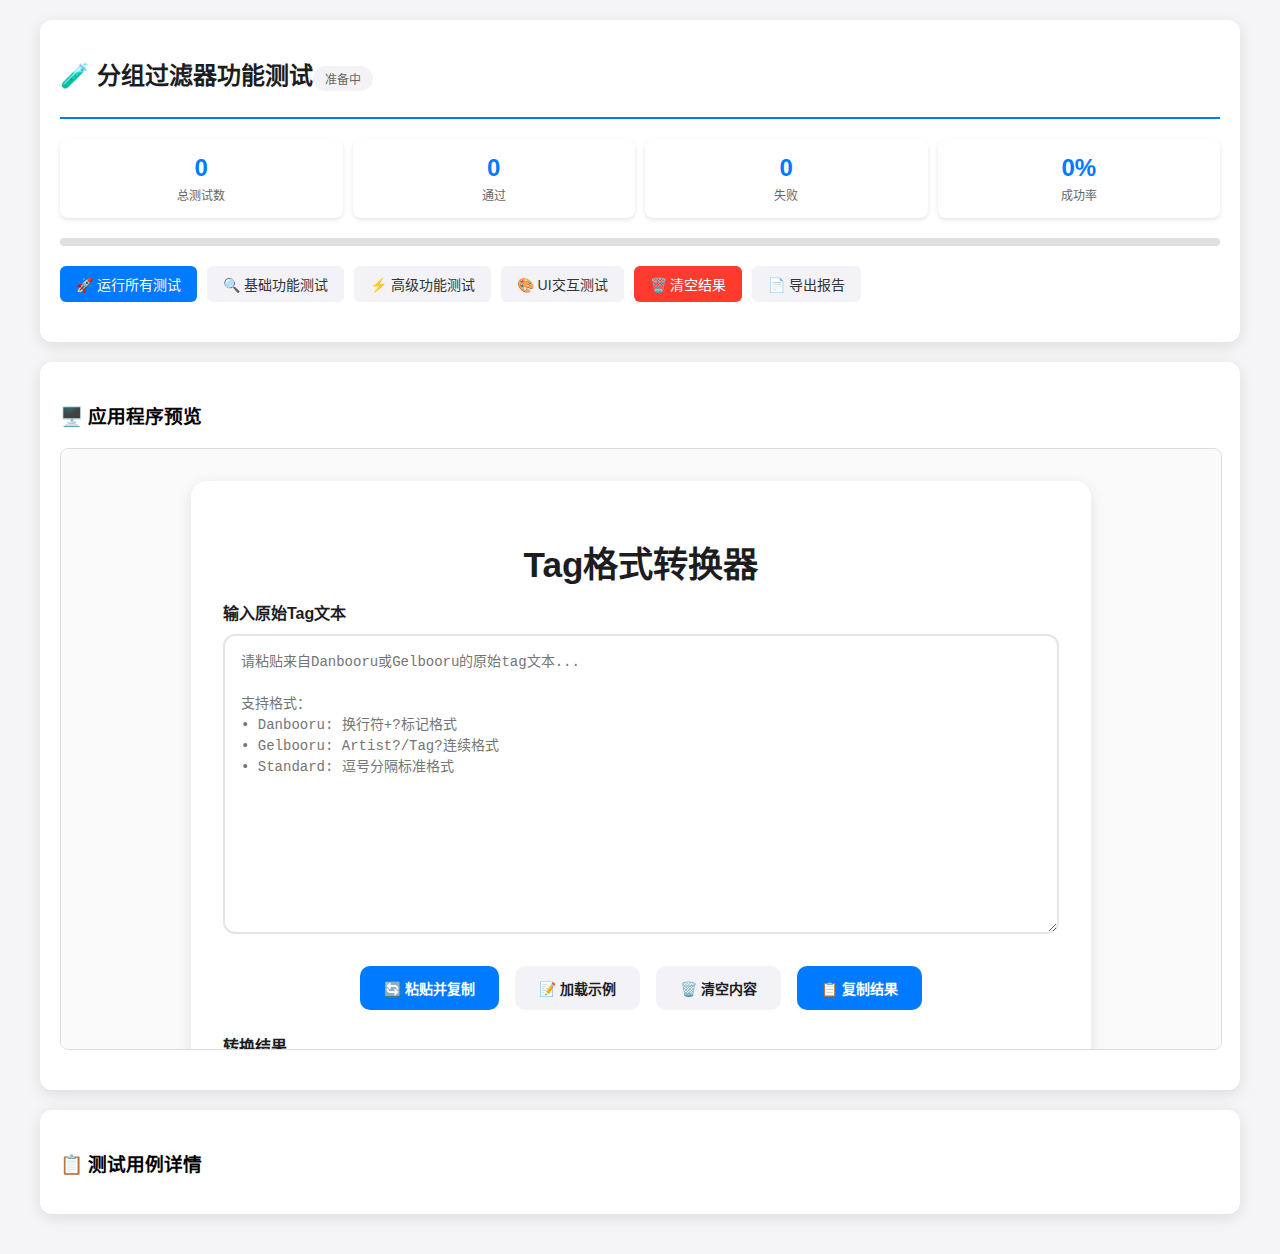
<file: test.html>
<!DOCTYPE html>
<html lang="zh-CN">
<head>
    <meta charset="UTF-8">
    <meta name="viewport" content="width=device-width, initial-scale=1.0">
    <title>分组过滤器功能测试</title>
    <style>
        body {
            font-family: -apple-system, BlinkMacSystemFont, "Segoe UI", Roboto, sans-serif;
            max-width: 1200px;
            margin: 0 auto;
            padding: 20px;
            background-color: #f5f5f7;
        }

        .test-container {
            background: white;
            padding: 20px;
            margin-bottom: 20px;
            border-radius: 12px;
            box-shadow: 0 4px 16px rgba(0, 0, 0, 0.1);
        }

        .test-header {
            display: flex;
            justify-content: between;
            align-items: center;
            margin-bottom: 20px;
            border-bottom: 2px solid #007AFF;
            padding-bottom: 10px;
        }

        .test-title {
            font-size: 1.5rem;
            font-weight: 600;
            color: #1d1d1f;
        }

        .test-status {
            display: flex;
            gap: 10px;
            margin-top: 10px;
        }

        .status-badge {
            padding: 4px 12px;
            border-radius: 16px;
            font-size: 12px;
            font-weight: 500;
        }

        .status-pending { background: #f2f2f7; color: #666; }
        .status-running { background: #e3f2fd; color: #1976d2; }
        .status-passed { background: #e8f5e8; color: #2e7d32; }
        .status-failed { background: #ffebee; color: #d32f2f; }

        .test-section {
            margin: 20px 0;
            padding: 15px;
            background: #fafafa;
            border-radius: 8px;
            border-left: 4px solid #007AFF;
        }

        .test-case {
            margin: 10px 0;
            padding: 10px;
            background: white;
            border-radius: 6px;
            border: 1px solid #e0e0e0;
        }

        .test-case.running {
            border-color: #2196F3;
            background: #e3f2fd;
        }

        .test-case.passed {
            border-color: #4CAF50;
            background: #e8f5e8;
        }

        .test-case.failed {
            border-color: #f44336;
            background: #ffebee;
        }

        .test-case h4 {
            margin: 0 0 10px 0;
            color: #333;
            font-size: 14px;
        }

        .test-description {
            font-size: 13px;
            color: #666;
            margin-bottom: 10px;
        }

        .test-input {
            background: #f8f9fa;
            padding: 8px;
            border-radius: 4px;
            font-family: monospace;
            font-size: 12px;
            margin: 5px 0;
            white-space: pre-wrap;
            border: 1px solid #ddd;
        }

        .test-output {
            background: #e8f5e8;
            padding: 8px;
            border-radius: 4px;
            font-family: monospace;
            font-size: 12px;
            margin: 5px 0;
            border: 1px solid #4CAF50;
        }

        .test-error {
            background: #ffebee;
            padding: 8px;
            border-radius: 4px;
            font-family: monospace;
            font-size: 12px;
            margin: 5px 0;
            border: 1px solid #f44336;
            color: #d32f2f;
        }

        .test-controls {
            margin: 20px 0;
            display: flex;
            gap: 10px;
            flex-wrap: wrap;
        }

        .test-btn {
            padding: 8px 16px;
            border: none;
            border-radius: 6px;
            cursor: pointer;
            font-size: 14px;
            transition: all 0.2s ease;
        }

        .test-btn.primary {
            background: #007AFF;
            color: white;
        }

        .test-btn.secondary {
            background: #f2f2f7;
            color: #333;
        }

        .test-btn.danger {
            background: #ff3b30;
            color: white;
        }

        .test-btn:hover {
            transform: translateY(-1px);
            box-shadow: 0 2px 8px rgba(0, 0, 0, 0.1);
        }

        .test-results {
            margin-top: 20px;
            padding: 15px;
            background: #f8f9fa;
            border-radius: 8px;
        }

        .progress-bar {
            width: 100%;
            height: 8px;
            background: #e0e0e0;
            border-radius: 4px;
            overflow: hidden;
            margin: 10px 0;
        }

        .progress-fill {
            height: 100%;
            background: linear-gradient(90deg, #007AFF, #34C759);
            width: 0%;
            transition: width 0.3s ease;
        }

        .iframe-container {
            width: 100%;
            height: 600px;
            border: 1px solid #ddd;
            border-radius: 8px;
            overflow: hidden;
            margin: 20px 0;
        }

        .iframe-container iframe {
            width: 100%;
            height: 100%;
            border: none;
        }

        .test-data {
            display: none;
        }

        .summary-stats {
            display: grid;
            grid-template-columns: repeat(auto-fit, minmax(120px, 1fr));
            gap: 10px;
            margin: 20px 0;
        }

        .stat-card {
            padding: 15px;
            background: white;
            border-radius: 8px;
            text-align: center;
            box-shadow: 0 2px 4px rgba(0, 0, 0, 0.1);
        }

        .stat-number {
            font-size: 24px;
            font-weight: 600;
            color: #007AFF;
        }

        .stat-label {
            font-size: 12px;
            color: #666;
            margin-top: 4px;
        }
    </style>
</head>
<body>
    <div class="test-container">
        <div class="test-header">
            <h1 class="test-title">🧪 分组过滤器功能测试</h1>
            <div class="test-status">
                <span class="status-badge status-pending" id="overall-status">准备中</span>
            </div>
        </div>

        <div class="summary-stats" id="summary-stats">
            <div class="stat-card">
                <div class="stat-number" id="total-tests">0</div>
                <div class="stat-label">总测试数</div>
            </div>
            <div class="stat-card">
                <div class="stat-number" id="passed-tests">0</div>
                <div class="stat-label">通过</div>
            </div>
            <div class="stat-card">
                <div class="stat-number" id="failed-tests">0</div>
                <div class="stat-label">失败</div>
            </div>
            <div class="stat-card">
                <div class="stat-number" id="success-rate">0%</div>
                <div class="stat-label">成功率</div>
            </div>
        </div>

        <div class="progress-bar">
            <div class="progress-fill" id="progress-fill"></div>
        </div>

        <div class="test-controls">
            <button class="test-btn primary" onclick="runAllTests()">🚀 运行所有测试</button>
            <button class="test-btn secondary" onclick="runBasicTests()">🔍 基础功能测试</button>
            <button class="test-btn secondary" onclick="runAdvancedTests()">⚡ 高级功能测试</button>
            <button class="test-btn secondary" onclick="runUITests()">🎨 UI交互测试</button>
            <button class="test-btn danger" onclick="clearAllTests()">🗑️ 清空结果</button>
            <button class="test-btn secondary" onclick="exportResults()">📄 导出报告</button>
        </div>
    </div>

    <!-- 应用程序iframe -->
    <div class="test-container">
        <h3>🖥️ 应用程序预览</h3>
        <div class="iframe-container">
            <iframe src="index.html" id="app-iframe"></iframe>
        </div>
    </div>

    <!-- 测试用例部分 -->
    <div class="test-container">
        <h3>📋 测试用例详情</h3>
        <div id="test-sections"></div>
    </div>

    <!-- 隐藏的测试数据 -->
    <div class="test-data">
        <div id="test-inputs">
            <div data-name="danbooru-sample">General
?
1girl 6.1M
long hair 3.2M
blue eyes 2.1M
?
nsfw 500K
watermark 100K</div>
            <div data-name="gelbooru-sample">Artist? nekotokage 169Character? shirayuki tomoe 939Tag? 1girl 8032615 long hair 5429123 blue eyes 3241567 nsfw 892456</div>
            <div data-name="standard-sample">masterpiece, best quality, 1girl, long hair, blue eyes, watermark, nsfw, bad quality</div>
            <div data-name="complex-sample">1girl, red hat, hat, beautiful girl, girl, sfw, nsfw, masterpiece, best quality, quality</div>
        </div>
    </div>

    <script>
        // 测试配置
        const testConfig = {
            totalTests: 0,
            passedTests: 0,
            failedTests: 0,
            currentTest: 0,
            testResults: [],
            startTime: null,
            iframe: null
        };

        // 测试用例定义
        const testSuites = {
            basic: {
                name: '基础功能测试',
                tests: [
                    {
                        name: 'FilterManager初始化',
                        description: '验证GroupedFilterManager正确初始化',
                        test: async () => {
                            const app = await getAppInstance();
                            return app.filterManager instanceof app.GroupedFilterManager;
                        }
                    },
                    {
                        name: '配置加载和保存',
                        description: '验证配置的持久化功能',
                        test: async () => {
                            const app = await getAppInstance();
                            const originalGroups = app.filterManager.groups.length;
                            
                            // 添加测试组
                            app.filterManager.addGroup('测试组');
                            const newGroups = app.filterManager.groups.length;
                            
                            return newGroups === originalGroups + 1;
                        }
                    },
                    {
                        name: '空状态处理',
                        description: '验证无组时的空状态显示',
                        test: async () => {
                            const app = await getAppInstance();
                            
                            // 清空所有组
                            app.filterManager.groups = [];
                            await simulateUIUpdate(app);
                            
                            const emptyState = getElement('empty-state');
                            return emptyState && emptyState.style.display !== 'none';
                        }
                    }
                ]
            },
            groupManagement: {
                name: '组管理功能',
                tests: [
                    {
                        name: '添加新组',
                        description: '验证新组创建功能',
                        test: async () => {
                            const app = await getAppInstance();
                            const initialCount = app.filterManager.groups.length;
                            
                            const newGroup = app.filterManager.addGroup('新测试组');
                            
                            return newGroup && 
                                   newGroup.name === '新测试组' && 
                                   app.filterManager.groups.length === initialCount + 1;
                        }
                    },
                    {
                        name: '复制组',
                        description: '验证组复制功能',
                        test: async () => {
                            const app = await getAppInstance();
                            
                            // 创建源组
                            const sourceGroup = app.filterManager.addGroup('源组');
                            sourceGroup.keywords = ['test1', 'test2'];
                            sourceGroup.replacement = 'replacement';
                            
                            // 复制组
                            const duplicatedGroup = app.filterManager.duplicateGroup(sourceGroup.id);
                            
                            return duplicatedGroup && 
                                   duplicatedGroup.name === '源组(副本)' &&
                                   duplicatedGroup.keywords.length === 2 &&
                                   duplicatedGroup.replacement === 'replacement';
                        }
                    },
                    {
                        name: '删除组',
                        description: '验证组删除功能',
                        test: async () => {
                            const app = await getAppInstance();
                            
                            const testGroup = app.filterManager.addGroup('待删除组');
                            const initialCount = app.filterManager.groups.length;
                            
                            const result = app.filterManager.deleteGroup(testGroup.id);
                            
                            return result && app.filterManager.groups.length === initialCount - 1;
                        }
                    },
                    {
                        name: '更新组',
                        description: '验证组信息更新功能',
                        test: async () => {
                            const app = await getAppInstance();
                            
                            const testGroup = app.filterManager.addGroup('原始组名');
                            const result = app.filterManager.updateGroup(testGroup.id, {
                                name: '更新后的组名',
                                enabled: false
                            });
                            
                            const updatedGroup = app.filterManager.getGroup(testGroup.id);
                            
                            return result && 
                                   updatedGroup.name === '更新后的组名' &&
                                   updatedGroup.enabled === false;
                        }
                    },
                    {
                        name: '组排序',
                        description: '验证组顺序调整功能',
                        test: async () => {
                            const app = await getAppInstance();
                            
                            // 创建多个组
                            app.filterManager.groups = [];
                            const group1 = app.filterManager.addGroup('组1');
                            const group2 = app.filterManager.addGroup('组2');
                            const group3 = app.filterManager.addGroup('组3');
                            
                            // 重新排序
                            app.filterManager.reorderGroups([group3.id, group1.id, group2.id]);
                            
                            return app.filterManager.groups[0].id === group3.id &&
                                   app.filterManager.groups[1].id === group1.id &&
                                   app.filterManager.groups[2].id === group2.id;
                        }
                    }
                ]
            },
            filterAlgorithm: {
                name: '过滤算法测试',
                tests: [
                    {
                        name: '单组基础过滤',
                        description: '验证单个组的基础过滤功能',
                        test: async () => {
                            const app = await getAppInstance();
                            
                            // 设置测试组
                            app.filterManager.groups = [];
                            const testGroup = app.filterManager.addGroup('测试过滤');
                            testGroup.keywords = ['nsfw', 'watermark'];
                            
                            app.filterManager.setMasterEnabled(true);
                            
                            const input = ['1girl', 'nsfw', 'watermark', 'best quality'];
                            const result = app.filterManager.applyFilter(input);
                            
                            return result.includes('1girl') && 
                                   result.includes('best quality') &&
                                   !result.includes('nsfw') && 
                                   !result.includes('watermark');
                        }
                    },
                    {
                        name: '替换短语功能',
                        description: '验证替换短语正确插入',
                        test: async () => {
                            const app = await getAppInstance();
                            
                            app.filterManager.groups = [];
                            const testGroup = app.filterManager.addGroup('替换测试');
                            testGroup.keywords = ['nsfw'];
                            testGroup.replacement = 'sfw, safe';
                            
                            app.filterManager.setMasterEnabled(true);
                            
                            const input = ['1girl', 'nsfw', 'best quality'];
                            const result = app.filterManager.applyFilter(input);
                            
                            return result.includes('1girl') && 
                                   result.includes('sfw') && 
                                   result.includes('safe') && 
                                   result.includes('best quality') &&
                                   !result.includes('nsfw');
                        }
                    },
                    {
                        name: '多组顺序处理',
                        description: '验证多组按顺序执行',
                        test: async () => {
                            const app = await getAppInstance();
                            
                            app.filterManager.groups = [];
                            
                            // 第一组：nsfw -> sfw
                            const group1 = app.filterManager.addGroup('组1');
                            group1.keywords = ['nsfw'];
                            group1.replacement = 'sfw';
                            
                            // 第二组：sfw -> safe
                            const group2 = app.filterManager.addGroup('组2');
                            group2.keywords = ['sfw'];
                            group2.replacement = 'safe';
                            
                            app.filterManager.setMasterEnabled(true);
                            
                            const input = ['1girl', 'nsfw'];
                            const result = app.filterManager.applyFilter(input);
                            
                            return result.includes('1girl') && 
                                   result.includes('safe') &&
                                   !result.includes('nsfw') && 
                                   !result.includes('sfw');
                        }
                    },
                    {
                        name: '正则表达式支持',
                        description: '验证正则表达式匹配功能',
                        test: async () => {
                            const app = await getAppInstance();
                            
                            app.filterManager.groups = [];
                            const testGroup = app.filterManager.addGroup('正则测试');
                            testGroup.keywords = ['\\d+px', 'bad.*quality'];
                            
                            app.filterManager.setMasterEnabled(true);
                            
                            const input = ['1girl', '1024px', 'bad quality', 'masterpiece'];
                            const result = app.filterManager.applyFilter(input);
                            
                            return result.includes('1girl') && 
                                   result.includes('masterpiece') &&
                                   !result.includes('1024px') && 
                                   !result.includes('bad quality');
                        }
                    },
                    {
                        name: '命中计数统计',
                        description: '验证命中计数正确记录',
                        test: async () => {
                            const app = await getAppInstance();
                            
                            app.filterManager.groups = [];
                            const testGroup = app.filterManager.addGroup('计数测试');
                            testGroup.keywords = ['test'];
                            
                            app.filterManager.setMasterEnabled(true);
                            
                            const input = ['test', '1girl', 'test', 'quality'];
                            app.filterManager.applyFilter(input);
                            
                            return testGroup.meta.lastMatchCount === 2;
                        }
                    }
                ]
            },
            simplification: {
                name: '提示词简化测试',
                tests: [
                    {
                        name: '简化功能开关',
                        description: '验证简化功能开关控制',
                        test: async () => {
                            const app = await getAppInstance();
                            
                            app.filterManager.setMasterEnabled(true);
                            app.filterManager.setSimplifyEnabled(true);
                            
                            const input = ['hat', 'red hat', 'girl', 'beautiful girl'];
                            const result = app.filterManager.applyFilter(input);
                            
                            return result.includes('red hat') && 
                                   result.includes('beautiful girl') &&
                                   !result.includes('hat') && 
                                   !result.includes('girl');
                        }
                    },
                    {
                        name: '简化统计计数',
                        description: '验证简化移除计数正确',
                        test: async () => {
                            const app = await getAppInstance();
                            
                            app.filterManager.setMasterEnabled(true);
                            app.filterManager.setSimplifyEnabled(true);
                            
                            const input = ['hat', 'red hat', 'girl', 'beautiful girl', 'quality', 'best quality'];
                            app.filterManager.applyFilter(input);
                            
                            return app.filterManager.lastSimplifiedCount === 3; // hat, girl, quality
                        }
                    }
                ]
            },
            importExport: {
                name: '导入导出测试',
                tests: [
                    {
                        name: '配置导出',
                        description: '验证配置导出功能',
                        test: async () => {
                            const app = await getAppInstance();
                            
                            app.filterManager.groups = [];
                            app.filterManager.addGroup('导出测试组');
                            
                            const exported = app.filterManager.exportConfig();
                            const config = JSON.parse(exported);
                            
                            return config.schemaVersion === 1 && 
                                   Array.isArray(config.groups) && 
                                   config.groups.length > 0 &&
                                   config.groups[0].name === '导出测试组';
                        }
                    },
                    {
                        name: '配置导入验证',
                        description: '验证配置导入验证功能',
                        test: async () => {
                            const app = await getAppInstance();
                            
                            const validConfig = {
                                masterEnabled: true,
                                simplifyEnabled: false,
                                groups: [
                                    {
                                        id: 'test-id',
                                        name: '导入测试',
                                        enabled: true,
                                        collapsed: true,
                                        keywords: ['test'],
                                        replacement: ''
                                    }
                                ],
                                schemaVersion: 1
                            };
                            
                            const validation = app.filterManager.validateImportConfig(validConfig);
                            return validation.valid === true;
                        }
                    },
                    {
                        name: '配置导入应用',
                        description: '验证配置导入并应用功能',
                        test: async () => {
                            const app = await getAppInstance();
                            
                            const testConfig = {
                                masterEnabled: true,
                                simplifyEnabled: false,
                                groups: [
                                    {
                                        id: 'imported-group',
                                        name: '导入的组',
                                        enabled: true,
                                        collapsed: true,
                                        keywords: ['imported'],
                                        replacement: 'processed'
                                    }
                                ],
                                schemaVersion: 1
                            };
                            
                            const result = app.filterManager.importConfig(JSON.stringify(testConfig), false);
                            const importedGroup = app.filterManager.groups.find(g => g.name === '导入的组');
                            
                            return result.success && importedGroup && importedGroup.keywords.includes('imported');
                        }
                    }
                ]
            },
            validation: {
                name: '数据验证测试',
                tests: [
                    {
                        name: '替换短语格式验证',
                        description: '验证替换短语格式检查',
                        test: async () => {
                            const app = await getAppInstance();
                            
                            const validReplacement = 'tag1, tag2, tag3';
                            const invalidReplacement = 'tag1,tag2,tag3';
                            
                            const validResult = app.filterManager._isValidReplacement(validReplacement);
                            const invalidResult = app.filterManager._isValidReplacement(invalidReplacement);
                            
                            return validResult === true && invalidResult === false;
                        }
                    },
                    {
                        name: '替换短语解析',
                        description: '验证替换短语正确解析',
                        test: async () => {
                            const app = await getAppInstance();
                            
                            const replacement = 'tag1, tag2, tag3';
                            const parsed = app.filterManager._parseReplacementString(replacement);
                            
                            return Array.isArray(parsed) && 
                                   parsed.length === 3 && 
                                   parsed.includes('tag1') && 
                                   parsed.includes('tag2') && 
                                   parsed.includes('tag3');
                        }
                    },
                    {
                        name: '去重功能',
                        description: '验证数组去重功能',
                        test: async () => {
                            const app = await getAppInstance();
                            
                            const input = ['tag1', 'tag2', 'tag1', 'tag3', 'tag2'];
                            const result = app.filterManager._dedupeKeepFirst(input);
                            
                            return result.length === 3 && 
                                   result[0] === 'tag1' && 
                                   result[1] === 'tag2' && 
                                   result[2] === 'tag3';
                        }
                    }
                ]
            },
            integration: {
                name: '集成测试',
                tests: [
                    {
                        name: 'Danbooru格式完整流程',
                        description: '验证Danbooru格式的完整处理流程',
                        test: async () => {
                            const app = await getAppInstance();
                            
                            // 设置过滤组
                            app.filterManager.groups = [];
                            const filterGroup = app.filterManager.addGroup('内容过滤');
                            filterGroup.keywords = ['nsfw', 'watermark'];
                            filterGroup.replacement = 'sfw';
                            
                            app.filterManager.setMasterEnabled(true);
                            app.filterManager.setSimplifyEnabled(true);
                            
                            const danbooruInput = `General
?
1girl 6.1M
long hair 3.2M
hat 1M
red hat 500K
nsfw 200K
watermark 100K`;
                            
                            // 模拟完整转换流程
                            const result = app.convert(danbooruInput);
                            
                            return Array.isArray(result) && 
                                   result.includes('1girl') && 
                                   result.includes('long hair') && 
                                   result.includes('red hat') && 
                                   result.includes('sfw') && 
                                   !result.includes('hat') && // 被简化移除
                                   !result.includes('nsfw') && // 被过滤
                                   !result.includes('watermark'); // 被过滤
                        }
                    },
                    {
                        name: '总开关控制',
                        description: '验证总开关对所有功能的控制',
                        test: async () => {
                            const app = await getAppInstance();
                            
                            // 设置过滤组
                            app.filterManager.groups = [];
                            const filterGroup = app.filterManager.addGroup('测试组');
                            filterGroup.keywords = ['test'];
                            
                            app.filterManager.setMasterEnabled(false); // 关闭总开关
                            app.filterManager.setSimplifyEnabled(true);
                            
                            const input = ['test', 'hat', 'red hat'];
                            const result = app.filterManager.applyFilter(input);
                            
                            // 总开关关闭时，应该原样返回
                            return result.length === input.length && 
                                   result.includes('test') && 
                                   result.includes('hat') && 
                                   result.includes('red hat');
                        }
                    }
                ]
            }
        };

        // 工具函数
        async function getAppInstance() {
            if (!testConfig.iframe) {
                testConfig.iframe = document.getElementById('app-iframe');
            }
            
            return new Promise((resolve) => {
                if (testConfig.iframe.contentWindow.tagConverter) {
                    resolve(testConfig.iframe.contentWindow);
                } else {
                    testConfig.iframe.onload = () => {
                        setTimeout(() => {
                            resolve(testConfig.iframe.contentWindow);
                        }, 100);
                    };
                }
            });
        }

        function getElement(id) {
            return testConfig.iframe.contentDocument.getElementById(id);
        }

        async function simulateUIUpdate(app) {
            // 模拟UI更新
            if (app.initializeGroupedFilterUI) {
                app.initializeGroupedFilterUI();
            }
            await new Promise(resolve => setTimeout(resolve, 50));
        }

        // 测试执行函数
        async function runTestSuite(suiteName) {
            const suite = testSuites[suiteName];
            if (!suite) return;

            const sectionDiv = createTestSection(suite.name);
            
            for (const testCase of suite.tests) {
                const caseDiv = createTestCase(testCase.name, testCase.description);
                sectionDiv.appendChild(caseDiv);
                
                testConfig.currentTest++;
                updateProgress();
                
                try {
                    caseDiv.className += ' running';
                    const result = await testCase.test();
                    
                    if (result) {
                        caseDiv.className = caseDiv.className.replace(' running', ' passed');
                        testConfig.passedTests++;
                        
                        const output = document.createElement('div');
                        output.className = 'test-output';
                        output.textContent = '✅ 测试通过';
                        caseDiv.appendChild(output);
                    } else {
                        throw new Error('测试条件不满足');
                    }
                } catch (error) {
                    caseDiv.className = caseDiv.className.replace(' running', ' failed');
                    testConfig.failedTests++;
                    
                    const errorDiv = document.createElement('div');
                    errorDiv.className = 'test-error';
                    errorDiv.textContent = `❌ ${error.message}`;
                    caseDiv.appendChild(errorDiv);
                }
                
                testConfig.testResults.push({
                    suite: suite.name,
                    test: testCase.name,
                    passed: caseDiv.classList.contains('passed'),
                    error: caseDiv.classList.contains('failed') ? caseDiv.querySelector('.test-error')?.textContent : null
                });
                
                updateStats();
                await new Promise(resolve => setTimeout(resolve, 100)); // 短暂延迟
            }
        }

        function createTestSection(name) {
            const sectionsContainer = document.getElementById('test-sections');
            
            const section = document.createElement('div');
            section.className = 'test-section';
            section.innerHTML = `<h3>${name}</h3>`;
            
            sectionsContainer.appendChild(section);
            return section;
        }

        function createTestCase(name, description) {
            const caseDiv = document.createElement('div');
            caseDiv.className = 'test-case';
            
            const header = document.createElement('h4');
            header.textContent = name;
            caseDiv.appendChild(header);
            
            const desc = document.createElement('div');
            desc.className = 'test-description';
            desc.textContent = description;
            caseDiv.appendChild(desc);
            
            return caseDiv;
        }

        function updateStats() {
            document.getElementById('total-tests').textContent = testConfig.currentTest;
            document.getElementById('passed-tests').textContent = testConfig.passedTests;
            document.getElementById('failed-tests').textContent = testConfig.failedTests;
            
            const successRate = testConfig.currentTest > 0 
                ? Math.round((testConfig.passedTests / testConfig.currentTest) * 100)
                : 0;
            document.getElementById('success-rate').textContent = successRate + '%';
        }

        function updateProgress() {
            const totalTests = Object.values(testSuites).reduce((sum, suite) => sum + suite.tests.length, 0);
            const progress = (testConfig.currentTest / totalTests) * 100;
            document.getElementById('progress-fill').style.width = progress + '%';
        }

        function updateOverallStatus(status) {
            const statusEl = document.getElementById('overall-status');
            statusEl.textContent = status;
            statusEl.className = `status-badge status-${status.toLowerCase().replace(/\s+/g, '-')}`;
        }

        // 主要测试函数
        async function runAllTests() {
            initializeTest();
            updateOverallStatus('运行中');
            
            try {
                await runTestSuite('basic');
                await runTestSuite('groupManagement');
                await runTestSuite('filterAlgorithm');
                await runTestSuite('simplification');
                await runTestSuite('importExport');
                await runTestSuite('validation');
                await runTestSuite('integration');
                
                const success = testConfig.failedTests === 0;
                updateOverallStatus(success ? '全部通过' : '部分失败');
                
                showCompletionMessage();
            } catch (error) {
                updateOverallStatus('运行失败');
                console.error('测试运行出错:', error);
            }
        }

        async function runBasicTests() {
            initializeTest();
            updateOverallStatus('运行中');
            await runTestSuite('basic');
            await runTestSuite('groupManagement');
            updateOverallStatus(testConfig.failedTests === 0 ? '基础测试通过' : '基础测试失败');
        }

        async function runAdvancedTests() {
            initializeTest();
            updateOverallStatus('运行中');
            await runTestSuite('filterAlgorithm');
            await runTestSuite('simplification');
            await runTestSuite('importExport');
            updateOverallStatus(testConfig.failedTests === 0 ? '高级测试通过' : '高级测试失败');
        }

        async function runUITests() {
            initializeTest();
            updateOverallStatus('运行中');
            await runTestSuite('validation');
            await runTestSuite('integration');
            updateOverallStatus(testConfig.failedTests === 0 ? 'UI测试通过' : 'UI测试失败');
        }

        function initializeTest() {
            testConfig.totalTests = 0;
            testConfig.passedTests = 0;
            testConfig.failedTests = 0;
            testConfig.currentTest = 0;
            testConfig.testResults = [];
            testConfig.startTime = Date.now();
            
            document.getElementById('test-sections').innerHTML = '';
            updateStats();
            updateProgress();
        }

        function clearAllTests() {
            initializeTest();
            updateOverallStatus('准备中');
        }

        function showCompletionMessage() {
            const duration = Date.now() - testConfig.startTime;
            const message = `
测试完成！
总耗时: ${(duration / 1000).toFixed(2)}秒
通过率: ${Math.round((testConfig.passedTests / testConfig.currentTest) * 100)}%
            `.trim();
            
            alert(message);
        }

        function exportResults() {
            const report = {
                timestamp: new Date().toISOString(),
                duration: testConfig.startTime ? Date.now() - testConfig.startTime : 0,
                summary: {
                    total: testConfig.currentTest,
                    passed: testConfig.passedTests,
                    failed: testConfig.failedTests,
                    successRate: Math.round((testConfig.passedTests / testConfig.currentTest) * 100)
                },
                results: testConfig.testResults
            };
            
            const blob = new Blob([JSON.stringify(report, null, 2)], { type: 'application/json' });
            const url = URL.createObjectURL(blob);
            
            const a = document.createElement('a');
            a.href = url;
            a.download = `test-report-${new Date().toISOString().split('T')[0]}.json`;
            document.body.appendChild(a);
            a.click();
            document.body.removeChild(a);
            
            URL.revokeObjectURL(url);
        }

        // 初始化
        document.addEventListener('DOMContentLoaded', function() {
            console.log('测试页面已加载');
            
            // 计算总测试数
            const totalTests = Object.values(testSuites).reduce((sum, suite) => sum + suite.tests.length, 0);
            console.log(`总共 ${totalTests} 个测试用例`);
        });
    </script>
</body>
</html>
</file>
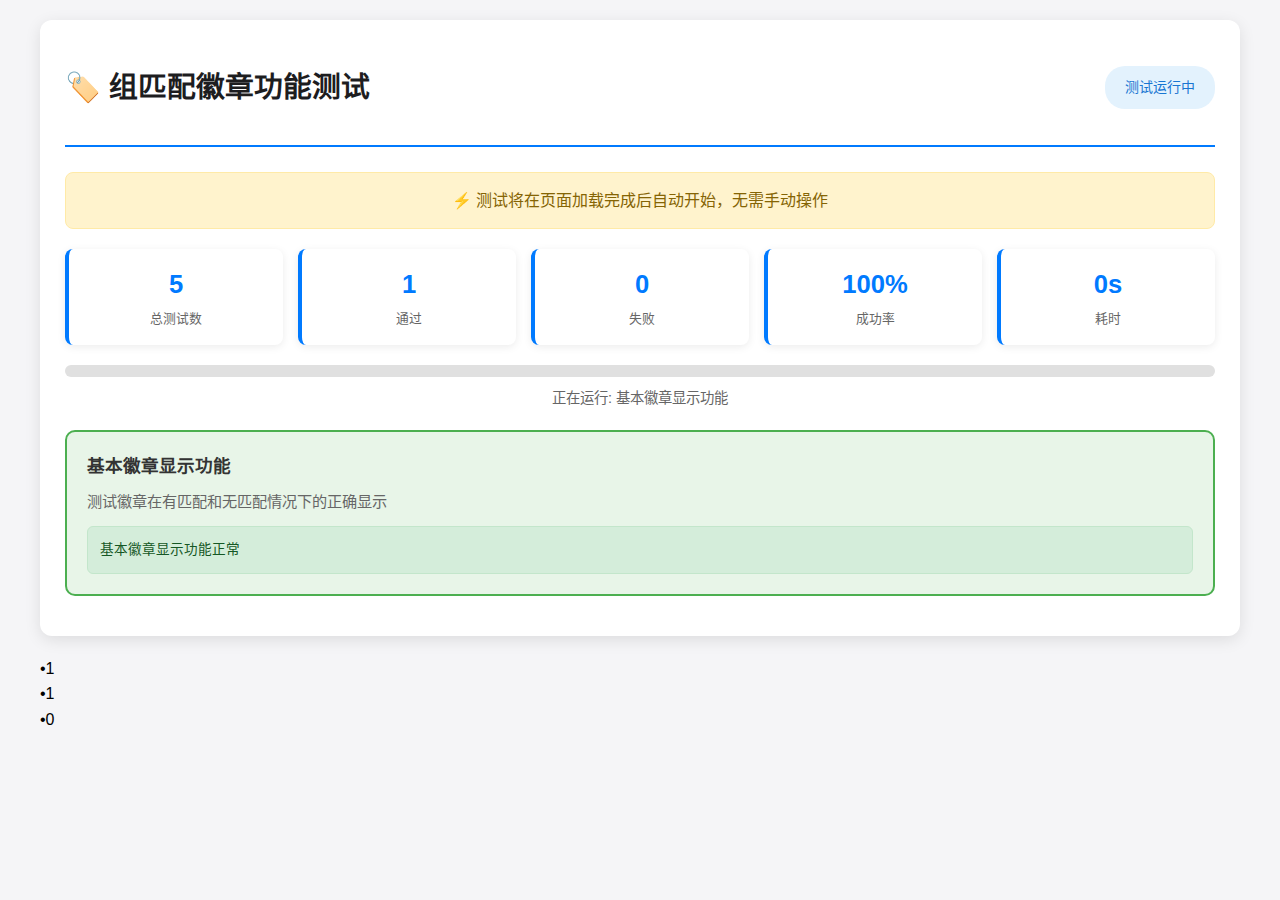
<file: test/badge-test.html>
<!DOCTYPE html>
<html lang="zh-CN">
<head>
    <meta charset="UTF-8">
    <meta name="viewport" content="width=device-width, initial-scale=1.0">
    <title>组匹配徽章功能测试</title>
    <style>
        body {
            font-family: -apple-system, BlinkMacSystemFont, "Segoe UI", Roboto, sans-serif;
            max-width: 1200px;
            margin: 0 auto;
            padding: 20px;
            background-color: #f5f5f7;
            line-height: 1.6;
        }

        .test-container {
            background: white;
            padding: 25px;
            margin-bottom: 20px;
            border-radius: 12px;
            box-shadow: 0 4px 16px rgba(0, 0, 0, 0.1);
        }

        .test-header {
            display: flex;
            justify-content: space-between;
            align-items: center;
            margin-bottom: 25px;
            border-bottom: 2px solid #007AFF;
            padding-bottom: 15px;
        }

        .test-title {
            font-size: 1.8rem;
            font-weight: 600;
            color: #1d1d1f;
        }

        .test-status {
            padding: 10px 20px;
            border-radius: 20px;
            font-size: 14px;
            font-weight: 500;
        }

        .status-pending { background: #f2f2f7; color: #666; }
        .status-running { background: #e3f2fd; color: #1976d2; }
        .status-completed { background: #e8f5e8; color: #2e7d32; }
        .status-failed { background: #ffebee; color: #d32f2f; }

        .progress-container {
            margin: 20px 0;
        }

        .progress-bar {
            width: 100%;
            height: 12px;
            background: #e0e0e0;
            border-radius: 6px;
            overflow: hidden;
            position: relative;
        }

        .progress-fill {
            height: 100%;
            background: linear-gradient(90deg, #007AFF, #34C759);
            width: 0%;
            transition: width 0.3s ease;
        }

        .progress-text {
            text-align: center;
            margin-top: 10px;
            font-size: 0.9rem;
            color: #666;
        }

        .test-case {
            margin: 15px 0;
            padding: 20px;
            background: #fafafa;
            border-radius: 10px;
            border: 2px solid #e0e0e0;
            transition: all 0.3s ease;
        }

        .test-case.running {
            border-color: #2196F3;
            background: #e3f2fd;
            animation: pulse 1.5s infinite;
        }

        .test-case.passed {
            border-color: #4CAF50;
            background: #e8f5e8;
        }

        .test-case.failed {
            border-color: #f44336;
            background: #ffebee;
        }

        @keyframes pulse {
            0% { opacity: 1; }
            50% { opacity: 0.8; }
            100% { opacity: 1; }
        }

        .test-name {
            font-weight: 600;
            color: #333;
            margin-bottom: 10px;
            font-size: 1.1rem;
        }

        .test-description {
            font-size: 0.95rem;
            color: #666;
            margin-bottom: 12px;
        }

        .test-result {
            font-family: monospace;
            font-size: 0.85rem;
            padding: 12px;
            border-radius: 6px;
            margin-top: 12px;
            white-space: pre-wrap;
            max-height: 300px;
            overflow-y: auto;
        }

        .test-result.success {
            background: #d4edda;
            color: #155724;
            border: 1px solid #c3e6cb;
        }

        .test-result.error {
            background: #f8d7da;
            color: #721c24;
            border: 1px solid #f5c6cb;
        }

        .stats-grid {
            display: grid;
            grid-template-columns: repeat(auto-fit, minmax(120px, 1fr));
            gap: 15px;
            margin: 20px 0;
        }

        .stat-card {
            padding: 15px;
            background: white;
            border-radius: 8px;
            text-align: center;
            box-shadow: 0 2px 8px rgba(0, 0, 0, 0.08);
            border-left: 4px solid #007AFF;
        }

        .stat-number {
            font-size: 1.6rem;
            font-weight: 600;
            color: #007AFF;
            display: block;
        }

        .stat-label {
            font-size: 0.8rem;
            color: #666;
            margin-top: 4px;
        }

        .report-section {
            margin-top: 30px;
            padding: 20px;
            background: #f8f9fa;
            border-radius: 10px;
            border: 2px dashed #007AFF;
        }

        .report-title {
            font-size: 1.3rem;
            font-weight: 600;
            color: #333;
            margin-bottom: 15px;
            text-align: center;
        }

        .report-content {
            background: #1e1e1e;
            color: #f0f0f0;
            padding: 20px;
            border-radius: 8px;
            font-family: 'Courier New', monospace;
            font-size: 0.85rem;
            white-space: pre-wrap;
            overflow-x: auto;
            max-height: 500px;
            overflow-y: auto;
        }

        .copy-button {
            margin-top: 10px;
            padding: 10px 20px;
            background: #007AFF;
            color: white;
            border: none;
            border-radius: 6px;
            cursor: pointer;
            font-size: 0.9rem;
            transition: background 0.2s;
        }

        .copy-button:hover {
            background: #0056CC;
        }

        .auto-start-notice {
            text-align: center;
            margin: 20px 0;
            padding: 15px;
            background: #fff3cd;
            border: 1px solid #ffeaa7;
            border-radius: 8px;
            color: #856404;
        }
    </style>
</head>
<body>
    <div class="test-container">
        <div class="test-header">
            <h1 class="test-title">🏷️ 组匹配徽章功能测试</h1>
            <div class="test-status status-pending" id="overall-status">准备启动</div>
        </div>

        <div class="auto-start-notice">
            ⚡ 测试将在页面加载完成后自动开始，无需手动操作
        </div>

        <div class="stats-grid">
            <div class="stat-card">
                <span class="stat-number" id="total-tests">0</span>
                <div class="stat-label">总测试数</div>
            </div>
            <div class="stat-card">
                <span class="stat-number" id="passed-tests">0</span>
                <div class="stat-label">通过</div>
            </div>
            <div class="stat-card">
                <span class="stat-number" id="failed-tests">0</span>
                <div class="stat-label">失败</div>
            </div>
            <div class="stat-card">
                <span class="stat-number" id="success-rate">0%</span>
                <div class="stat-label">成功率</div>
            </div>
            <div class="stat-card">
                <span class="stat-number" id="duration">0s</span>
                <div class="stat-label">耗时</div>
            </div>
        </div>

        <div class="progress-container">
            <div class="progress-bar">
                <div class="progress-fill" id="progress-fill"></div>
            </div>
            <div class="progress-text" id="progress-text">等待开始...</div>
        </div>

        <div id="test-cases-container"></div>
    </div>

    <div class="report-section" id="report-section" style="display: none;">
        <h2 class="report-title">📋 测试报告 (Plaintext)</h2>
        <div class="report-content" id="report-content"></div>
        <button class="copy-button" onclick="copyReport()">📋 复制报告</button>
    </div>

    <script>
        // 测试框架
        class BadgeTestRunner {
            constructor() {
                this.tests = [];
                this.results = [];
                this.startTime = null;
                this.endTime = null;
                this.currentTestIndex = 0;
                this.filterManager = null;
                this.uiManager = null;
                this.setupTestEnvironment();
            }

            setupTestEnvironment() {
                // 模拟核心组件
                this.filterManager = new MockFilterManager();
                this.uiManager = new MockUIManager();
                
                // 创建模拟的DOM结构
                this.createMockDOM();
            }

            createMockDOM() {
                // 创建测试用的DOM结构
                const mockContainer = document.createElement('div');
                mockContainer.id = 'mock-filter-groups';
                mockContainer.innerHTML = `
                    <div class="group-card" data-group-id="test-group-1">
                        <div class="group-match-badge">•0</div>
                    </div>
                    <div class="group-card" data-group-id="test-group-2">
                        <div class="group-match-badge">•0</div>
                    </div>
                    <div class="group-card" data-group-id="test-group-3">
                        <div class="group-match-badge">•0</div>
                    </div>
                `;
                document.body.appendChild(mockContainer);
            }

            addTest(name, description, testFn) {
                this.tests.push({ name, description, testFn });
            }

            async runAllTests() {
                this.startTime = Date.now();
                this.updateStatus('running', '测试运行中');
                this.currentTestIndex = 0;

                for (let i = 0; i < this.tests.length; i++) {
                    const test = this.tests[i];
                    const testCase = this.createTestCaseElement(test, i);
                    
                    this.updateProgress((i / this.tests.length) * 100, `正在运行: ${test.name}`);
                    
                    try {
                        testCase.classList.add('running');
                        const result = await this.runSingleTest(test, i);
                        this.results.push(result);
                        
                        if (result.success) {
                            testCase.classList.remove('running');
                            testCase.classList.add('passed');
                            this.updateTestResult(testCase, result.message, 'success');
                        } else {
                            testCase.classList.remove('running');
                            testCase.classList.add('failed');
                            this.updateTestResult(testCase, result.message, 'error');
                        }
                    } catch (error) {
                        const result = {
                            testIndex: i,
                            testName: test.name,
                            success: false,
                            message: `测试执行失败: ${error.message}`,
                            error: error.stack
                        };
                        this.results.push(result);
                        
                        testCase.classList.remove('running');
                        testCase.classList.add('failed');
                        this.updateTestResult(testCase, result.message, 'error');
                    }
                    
                    // 更新统计
                    this.updateStats();
                    
                    // 短暂延迟以便观察
                    await new Promise(resolve => setTimeout(resolve, 200));
                }

                this.endTime = Date.now();
                this.finishTests();
            }

            async runSingleTest(test, index) {
                try {
                    const result = await test.testFn();
                    return {
                        testIndex: index,
                        testName: test.name,
                        success: true,
                        message: result || '测试通过',
                        duration: Date.now() - this.startTime
                    };
                } catch (error) {
                    return {
                        testIndex: index,
                        testName: test.name,
                        success: false,
                        message: error.message,
                        error: error.stack
                    };
                }
            }

            createTestCaseElement(test, index) {
                const container = document.getElementById('test-cases-container');
                const testCase = document.createElement('div');
                testCase.className = 'test-case';
                testCase.id = `test-case-${index}`;
                
                testCase.innerHTML = `
                    <div class="test-name">${test.name}</div>
                    <div class="test-description">${test.description}</div>
                    <div class="test-result" style="display: none;"></div>
                `;
                
                container.appendChild(testCase);
                return testCase;
            }

            updateTestResult(testCase, message, type) {
                const resultDiv = testCase.querySelector('.test-result');
                resultDiv.textContent = message;
                resultDiv.className = `test-result ${type}`;
                resultDiv.style.display = 'block';
            }

            updateStatus(status, text) {
                const statusElement = document.getElementById('overall-status');
                statusElement.className = `test-status status-${status}`;
                statusElement.textContent = text;
            }

            updateProgress(percentage, text) {
                const progressFill = document.getElementById('progress-fill');
                const progressText = document.getElementById('progress-text');
                
                progressFill.style.width = `${percentage}%`;
                progressText.textContent = text;
            }

            updateStats() {
                const totalTests = this.results.length;
                const passedTests = this.results.filter(r => r.success).length;
                const failedTests = totalTests - passedTests;
                const successRate = totalTests > 0 ? Math.round((passedTests / totalTests) * 100) : 0;
                const duration = this.endTime ? Math.round((this.endTime - this.startTime) / 1000) : Math.round((Date.now() - this.startTime) / 1000);

                document.getElementById('total-tests').textContent = this.tests.length;
                document.getElementById('passed-tests').textContent = passedTests;
                document.getElementById('failed-tests').textContent = failedTests;
                document.getElementById('success-rate').textContent = `${successRate}%`;
                document.getElementById('duration').textContent = `${duration}s`;
            }

            finishTests() {
                const passedTests = this.results.filter(r => r.success).length;
                const totalTests = this.results.length;
                
                if (passedTests === totalTests) {
                    this.updateStatus('completed', '全部测试通过');
                    this.updateProgress(100, '测试完成 - 全部通过');
                } else {
                    this.updateStatus('failed', `${totalTests - passedTests} 个测试失败`);
                    this.updateProgress(100, `测试完成 - ${passedTests}/${totalTests} 通过`);
                }

                this.generateReport();
            }

            generateReport() {
                const reportContent = document.getElementById('report-content');
                const reportSection = document.getElementById('report-section');
                
                const duration = Math.round((this.endTime - this.startTime) / 1000);
                const passedTests = this.results.filter(r => r.success).length;
                const totalTests = this.results.length;
                const successRate = Math.round((passedTests / totalTests) * 100);

                let report = `组匹配徽章功能测试报告
==========================================

测试概览:
- 总测试数: ${totalTests}
- 通过: ${passedTests}
- 失败: ${totalTests - passedTests}
- 成功率: ${successRate}%
- 测试耗时: ${duration}s
- 测试时间: ${new Date().toLocaleString()}

测试详情:
`;

                this.results.forEach((result, index) => {
                    report += `
${index + 1}. ${result.testName}
   状态: ${result.success ? '✅ 通过' : '❌ 失败'}
   消息: ${result.message}
`;

                    if (!result.success && result.error) {
                        report += `   错误详情: ${result.error}\n`;
                    }
                });

                report += `
==========================================
测试总结: ${passedTests === totalTests ? '全部测试通过' : `有 ${totalTests - passedTests} 个测试失败`}
`;

                reportContent.textContent = report;
                reportSection.style.display = 'block';
            }
        }

        // 模拟过滤器管理器
        class MockFilterManager {
            constructor() {
                this.groups = [
                    {
                        id: 'test-group-1',
                        name: '测试组1',
                        enabled: true,
                        keywords: ['censored'],
                        meta: { currentMatchCount: 0 }
                    },
                    {
                        id: 'test-group-2',
                        name: '测试组2',
                        enabled: true,
                        keywords: ['girl'],
                        meta: { currentMatchCount: 0 }
                    },
                    {
                        id: 'test-group-3',
                        name: '测试组3',
                        enabled: false,
                        keywords: ['test'],
                        meta: { currentMatchCount: 0 }
                    }
                ];
                this.masterEnabled = true;
            }

            applyFilter(tags) {
                // 模拟过滤逻辑
                this.groups.forEach(group => {
                    if (!group.enabled) {
                        group.meta.currentMatchCount = 0;
                        return;
                    }

                    let matchCount = 0;
                    for (const keyword of group.keywords) {
                        for (const tag of tags) {
                            if (tag.toLowerCase().includes(keyword.toLowerCase())) {
                                matchCount++;
                            }
                        }
                    }
                    group.meta.currentMatchCount = matchCount;
                });

                return tags;
            }

            getStatus() {
                return {
                    enabled: this.masterEnabled,
                    groups: this.groups,
                    keywordCount: this.groups.length,
                    lastFilteredCount: this.groups.reduce((sum, g) => sum + g.meta.currentMatchCount, 0),
                    lastSimplifiedCount: 0
                };
            }
        }

        // 模拟UI管理器
        class MockUIManager {
            updateGroupMatchBadges(groups, masterEnabled) {
                groups.forEach(group => {
                    const groupElement = document.querySelector(`[data-group-id="${group.id}"]`);
                    if (!groupElement) return;
                    
                    const matchBadge = groupElement.querySelector('.group-match-badge');
                    if (!matchBadge) return;
                    
                    const count = group.meta?.currentMatchCount ?? 0;
                    if (masterEnabled && count > 0) {
                        matchBadge.textContent = `•${count}`;
                        matchBadge.classList.add('has-matches');
                    } else {
                        matchBadge.textContent = masterEnabled ? '•0' : '—';
                        matchBadge.classList.remove('has-matches');
                    }
                });
            }

            updateFilterStatus(status) {
                // 调用徽章更新函数
                this.updateGroupMatchBadges(status.groups, status.enabled);
            }
        }

        // 复制报告功能
        function copyReport() {
            const reportContent = document.getElementById('report-content').textContent;
            navigator.clipboard.writeText(reportContent).then(() => {
                const button = document.querySelector('.copy-button');
                const originalText = button.textContent;
                button.textContent = '✅ 已复制';
                setTimeout(() => {
                    button.textContent = originalText;
                }, 2000);
            });
        }

        // 创建并运行测试
        const testRunner = new BadgeTestRunner();

        // 测试用例1: 基本徽章显示功能
        testRunner.addTest(
            '基本徽章显示功能',
            '测试徽章在有匹配和无匹配情况下的正确显示',
            async () => {
                // 测试无匹配情况
                const testTags = ['masterpiece', 'best quality', '1boy'];
                testRunner.filterManager.applyFilter(testTags);
                const status = testRunner.filterManager.getStatus();
                testRunner.uiManager.updateFilterStatus(status);

                // 验证无匹配时的显示
                const badge1 = document.querySelector('[data-group-id="test-group-1"] .group-match-badge');
                if (badge1.textContent !== '•0') {
                    throw new Error(`期望无匹配时显示 "•0"，实际显示 "${badge1.textContent}"`);
                }

                // 测试有匹配情况
                const testTagsWithMatch = ['censored', '1girl', 'masterpiece'];
                testRunner.filterManager.applyFilter(testTagsWithMatch);
                const statusWithMatch = testRunner.filterManager.getStatus();
                testRunner.uiManager.updateFilterStatus(statusWithMatch);

                // 验证有匹配时的显示
                const badge1WithMatch = document.querySelector('[data-group-id="test-group-1"] .group-match-badge');
                const badge2WithMatch = document.querySelector('[data-group-id="test-group-2"] .group-match-badge');

                if (badge1WithMatch.textContent !== '•1') {
                    throw new Error(`期望组1匹配1次显示 "•1"，实际显示 "${badge1WithMatch.textContent}"`);
                }

                if (badge2WithMatch.textContent !== '•1') {
                    throw new Error(`期望组2匹配1次显示 "•1"，实际显示 "${badge2WithMatch.textContent}"`);
                }

                return '基本徽章显示功能正常';
            }
        );

        // 测试用例2: 主开关关闭时的徽章显示
        testRunner.addTest(
            '主开关关闭时的徽章显示',
            '测试主开关关闭时徽章显示为 "—"',
            async () => {
                testRunner.filterManager.masterEnabled = false;
                const testTags = ['censored', '1girl'];
                testRunner.filterManager.applyFilter(testTags);
                const status = testRunner.filterManager.getStatus();
                testRunner.uiManager.updateFilterStatus(status);

                const badge1 = document.querySelector('[data-group-id="test-group-1"] .group-match-badge');
                const badge2 = document.querySelector('[data-group-id="test-group-2"] .group-match-badge');

                if (badge1.textContent !== '—') {
                    throw new Error(`期望主开关关闭时显示 "—"，实际显示 "${badge1.textContent}"`);
                }

                if (badge2.textContent !== '—') {
                    throw new Error(`期望主开关关闭时显示 "—"，实际显示 "${badge2.textContent}"`);
                }

                // 恢复主开关状态
                testRunner.filterManager.masterEnabled = true;

                return '主开关关闭时徽章显示正确';
            }
        );

        // 测试用例3: 禁用组的徽章显示
        testRunner.addTest(
            '禁用组的徽章显示',
            '测试禁用组的徽章应该显示 "•0"',
            async () => {
                const testTags = ['test', 'keyword'];
                testRunner.filterManager.applyFilter(testTags);
                const status = testRunner.filterManager.getStatus();
                testRunner.uiManager.updateFilterStatus(status);

                const badge3 = document.querySelector('[data-group-id="test-group-3"] .group-match-badge');
                
                if (badge3.textContent !== '•0') {
                    throw new Error(`期望禁用组显示 "•0"，实际显示 "${badge3.textContent}"`);
                }

                return '禁用组徽章显示正确';
            }
        );

        // 测试用例4: 多次匹配计数准确性
        testRunner.addTest(
            '多次匹配计数准确性',
            '测试同一组多个关键词匹配时计数的准确性',
            async () => {
                // 修改组1的关键词以测试多次匹配
                testRunner.filterManager.groups[0].keywords = ['1girl', 'girl'];
                
                const testTags = ['1girl', 'blonde girl', 'girl next door'];
                testRunner.filterManager.applyFilter(testTags);
                const status = testRunner.filterManager.getStatus();
                testRunner.uiManager.updateFilterStatus(status);

                const badge1 = document.querySelector('[data-group-id="test-group-1"] .group-match-badge');
                
                // 应该匹配3次: '1girl'匹配1次, 'girl'匹配3次 = 4次总计
                if (badge1.textContent !== '•4') {
                    throw new Error(`期望多次匹配显示 "•4"，实际显示 "${badge1.textContent}"`);
                }

                return '多次匹配计数准确';
            }
        );

        // 测试用例5: CSS类状态测试
        testRunner.addTest(
            'CSS类状态测试',
            '测试has-matches类的正确添加和移除',
            async () => {
                // 测试有匹配时添加类
                const testTagsWithMatch = ['censored'];
                testRunner.filterManager.groups[0].keywords = ['censored']; // 重置关键词
                testRunner.filterManager.applyFilter(testTagsWithMatch);
                const statusWithMatch = testRunner.filterManager.getStatus();
                testRunner.uiManager.updateFilterStatus(statusWithMatch);

                const badge1 = document.querySelector('[data-group-id="test-group-1"] .group-match-badge');
                
                if (!badge1.classList.contains('has-matches')) {
                    throw new Error('期望有匹配时添加 has-matches 类');
                }

                // 测试无匹配时移除类
                const testTagsNoMatch = ['masterpiece'];
                testRunner.filterManager.applyFilter(testTagsNoMatch);
                const statusNoMatch = testRunner.filterManager.getStatus();
                testRunner.uiManager.updateFilterStatus(statusNoMatch);

                if (badge1.classList.contains('has-matches')) {
                    throw new Error('期望无匹配时移除 has-matches 类');
                }

                return 'CSS类状态更新正确';
            }
        );

        // 页面加载完成后自动开始测试
        document.addEventListener('DOMContentLoaded', () => {
            setTimeout(() => {
                testRunner.runAllTests();
            }, 500);
        });
    </script>
</body>
</html>
</file>
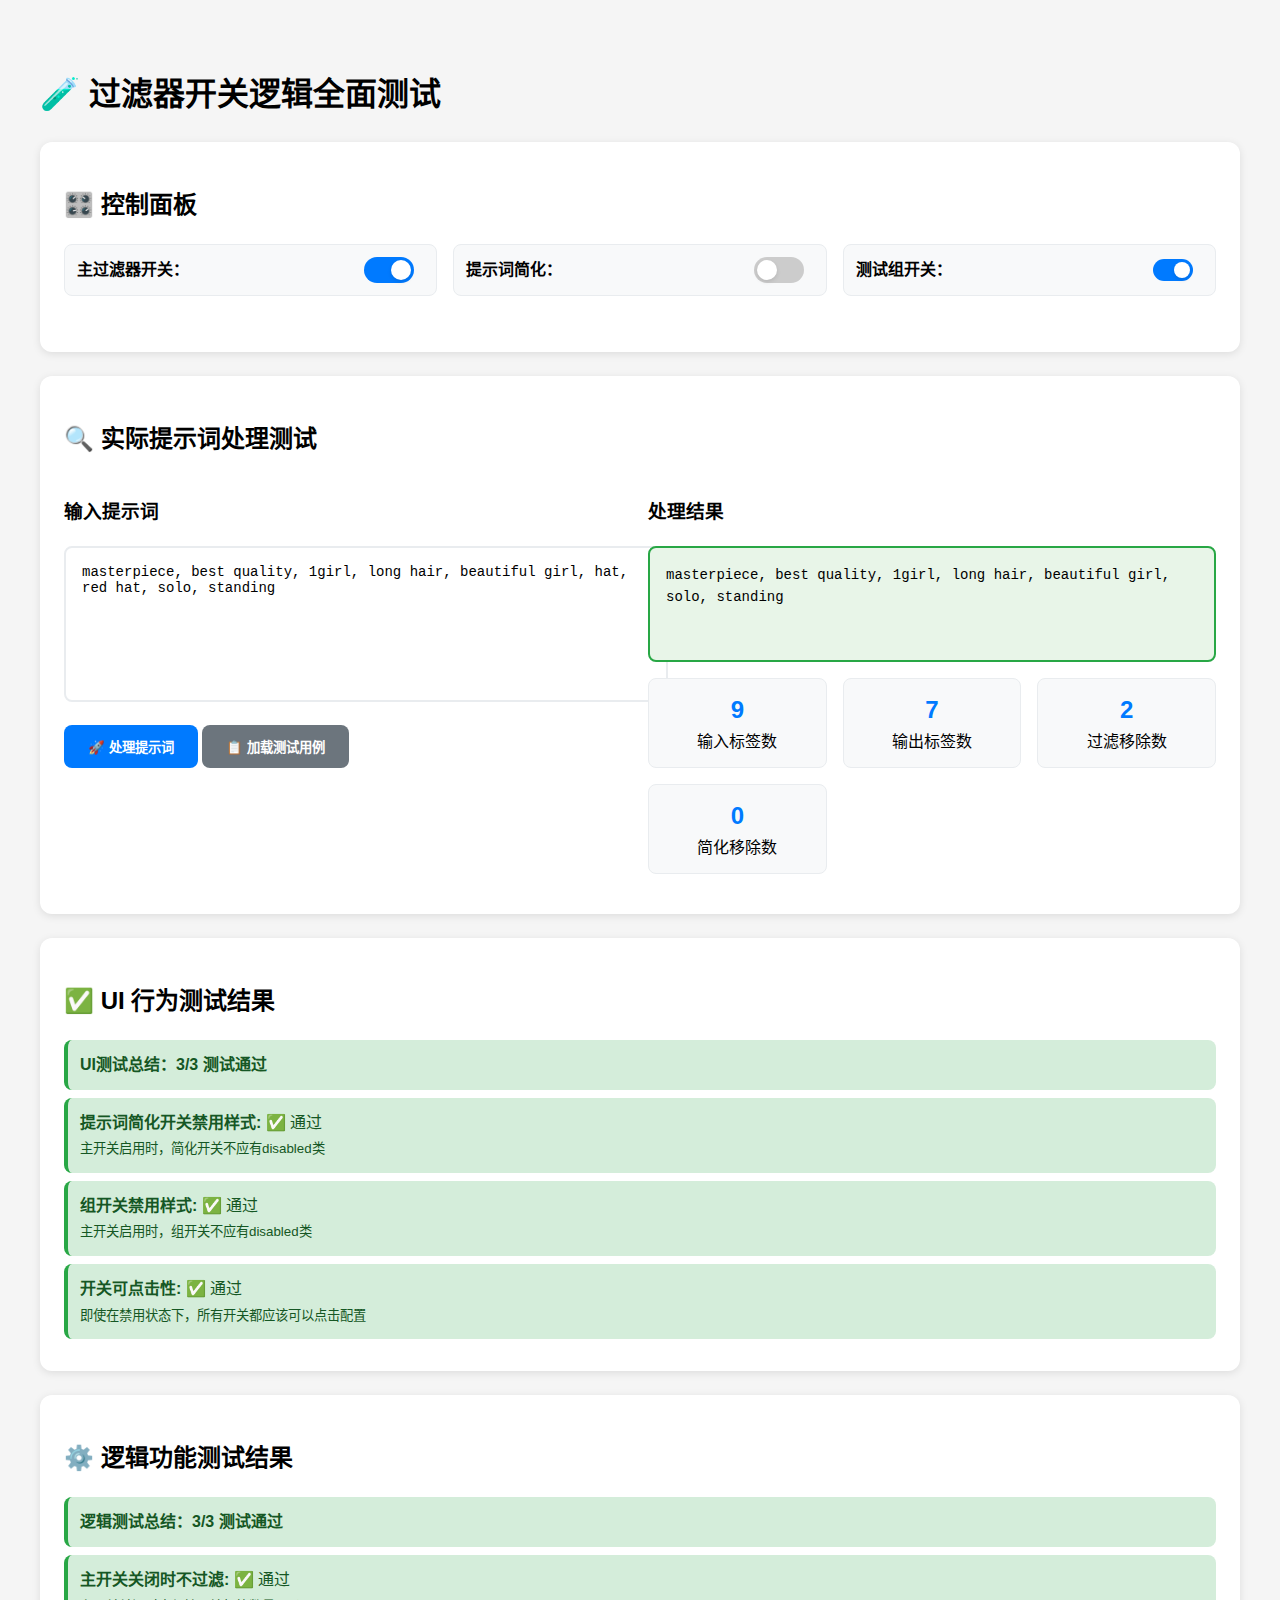
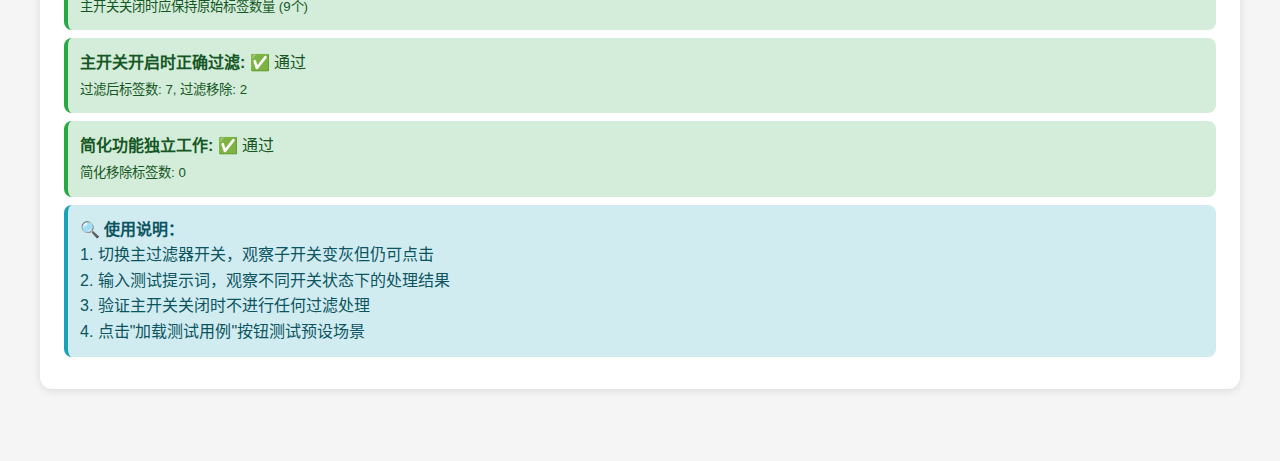
<file: test/test-filter-toggle-comprehensive.html>
<!DOCTYPE html>
<html lang="zh-CN">
<head>
    <meta charset="UTF-8">
    <meta name="viewport" content="width=device-width, initial-scale=1.0">
    <title>过滤器开关逻辑全面测试</title>
    <style>
        body {
            font-family: -apple-system, BlinkMacSystemFont, "Segoe UI", Roboto, sans-serif;
            max-width: 1200px;
            margin: 2rem auto;
            padding: 1rem;
            line-height: 1.6;
            background: #f5f5f5;
        }
        
        .test-section {
            background: white;
            border-radius: 12px;
            padding: 1.5rem;
            margin-bottom: 1.5rem;
            box-shadow: 0 2px 8px rgba(0, 0, 0, 0.1);
        }
        
        .test-result {
            margin: 0.5rem 0;
            padding: 0.75rem;
            border-radius: 8px;
            border-left: 4px solid #007AFF;
        }
        
        .pass { 
            background: #d4edda; 
            color: #155724; 
            border-left-color: #28a745; 
        }
        
        .fail { 
            background: #f8d7da; 
            color: #721c24; 
            border-left-color: #dc3545; 
        }
        
        .info { 
            background: #d1ecf1; 
            color: #0c5460; 
            border-left-color: #17a2b8; 
        }
        
        .warning {
            background: #fff3cd;
            color: #856404;
            border-left-color: #ffc107;
        }
        
        /* 模拟开关样式 */
        .filter-toggle, .group-toggle {
            position: relative;
            display: inline-block;
            width: 50px;
            height: 26px;
            margin: 0 10px;
        }
        
        .group-toggle {
            width: 40px;
            height: 22px;
        }
        
        .filter-toggle input, .group-toggle input {
            opacity: 0;
            width: 0;
            height: 0;
        }
        
        .toggle-slider {
            position: absolute;
            cursor: pointer;
            top: 0;
            left: 0;
            right: 0;
            bottom: 0;
            background-color: #ccc;
            transition: 0.3s;
            border-radius: 26px;
        }
        
        .group-toggle .toggle-slider {
            border-radius: 22px;
        }
        
        .toggle-slider:before {
            position: absolute;
            content: "";
            height: 20px;
            width: 20px;
            left: 3px;
            bottom: 3px;
            background-color: white;
            transition: 0.3s;
            border-radius: 50%;
            box-shadow: 0 2px 4px rgba(0,0,0,0.1);
        }
        
        .group-toggle .toggle-slider:before {
            height: 16px;
            width: 16px;
        }
        
        input:checked + .toggle-slider {
            background-color: #007AFF;
        }
        
        input:checked + .toggle-slider:before {
            transform: translateX(24px);
        }
        
        .group-toggle input:checked + .toggle-slider:before {
            transform: translateX(18px);
        }
        
        /* 禁用样式 */
        .filter-toggle.disabled, .group-toggle.disabled {
            opacity: 0.5;
        }
        
        .filter-toggle.disabled .toggle-slider, .group-toggle.disabled .toggle-slider {
            background-color: #e0e0e0;
        }
        
        .filter-toggle.disabled input:checked + .toggle-slider, 
        .group-toggle.disabled input:checked + .toggle-slider {
            background-color: #e0e0e0;
        }
        
        .control-panel {
            display: grid;
            grid-template-columns: repeat(auto-fit, minmax(250px, 1fr));
            gap: 1rem;
            margin-bottom: 2rem;
        }
        
        .control-item {
            display: flex;
            align-items: center;
            justify-content: space-between;
            padding: 0.75rem;
            background: #f8f9fa;
            border-radius: 8px;
            border: 1px solid #e9ecef;
        }
        
        .test-input {
            width: 100%;
            min-height: 120px;
            padding: 1rem;
            border: 2px solid #e9ecef;
            border-radius: 8px;
            font-family: 'Consolas', 'Monaco', monospace;
            font-size: 14px;
            resize: vertical;
        }
        
        .test-output {
            background: #f8f9fa;
            border: 2px solid #e9ecef;
            border-radius: 8px;
            padding: 1rem;
            min-height: 80px;
            font-family: 'Consolas', 'Monaco', monospace;
            font-size: 14px;
            white-space: pre-wrap;
            word-wrap: break-word;
        }
        
        .test-output.has-result {
            background: #e8f5e8;
            border-color: #28a745;
        }
        
        .stats-grid {
            display: grid;
            grid-template-columns: repeat(auto-fit, minmax(150px, 1fr));
            gap: 1rem;
            margin: 1rem 0;
        }
        
        .stat-item {
            text-align: center;
            padding: 0.75rem;
            background: #f8f9fa;
            border-radius: 8px;
            border: 1px solid #e9ecef;
        }
        
        .stat-value {
            font-size: 1.5rem;
            font-weight: bold;
            color: #007AFF;
        }
        
        .btn {
            background: #007AFF;
            color: white;
            border: none;
            padding: 0.75rem 1.5rem;
            border-radius: 8px;
            cursor: pointer;
            font-weight: 600;
            transition: all 0.2s;
        }
        
        .btn:hover {
            background: #0056CC;
            transform: translateY(-1px);
        }
        
        .btn.secondary {
            background: #6c757d;
        }
        
        .btn.secondary:hover {
            background: #545b62;
        }
    </style>
</head>
<body>
    <h1>🧪 过滤器开关逻辑全面测试</h1>
    
    <div class="test-section">
        <h2>🎛️ 控制面板</h2>
        <div class="control-panel">
            <div class="control-item">
                <span><strong>主过滤器开关：</strong></span>
                <label class="filter-toggle" id="master-toggle-container">
                    <input type="checkbox" id="master-toggle" checked onchange="updateAllStates()">
                    <span class="toggle-slider"></span>
                </label>
            </div>
            <div class="control-item">
                <span><strong>提示词简化：</strong></span>
                <label class="filter-toggle" id="simplify-toggle-container">
                    <input type="checkbox" id="simplify-toggle" onchange="handleSimplifyToggle()">
                    <span class="toggle-slider"></span>
                </label>
            </div>
            <div class="control-item">
                <span><strong>测试组开关：</strong></span>
                <label class="group-toggle" id="group-toggle-container">
                    <input type="checkbox" id="group-toggle" checked onchange="handleGroupToggle()">
                    <span class="toggle-slider"></span>
                </label>
            </div>
        </div>
    </div>
    
    <div class="test-section">
        <h2>🔍 实际提示词处理测试</h2>
        <div style="display: grid; grid-template-columns: 1fr 1fr; gap: 1rem;">
            <div>
                <h3>输入提示词</h3>
                <textarea id="test-input" class="test-input" placeholder="输入测试提示词...">masterpiece, best quality, 1girl, long hair, beautiful girl, hat, red hat, solo, standing</textarea>
                <div style="margin-top: 1rem;">
                    <button class="btn" onclick="processTestInput()">🚀 处理提示词</button>
                    <button class="btn secondary" onclick="loadTestCases()">📋 加载测试用例</button>
                </div>
            </div>
            <div>
                <h3>处理结果</h3>
                <div id="test-output" class="test-output">等待输入...</div>
                <div class="stats-grid">
                    <div class="stat-item">
                        <div class="stat-value" id="input-count">0</div>
                        <div>输入标签数</div>
                    </div>
                    <div class="stat-item">
                        <div class="stat-value" id="output-count">0</div>
                        <div>输出标签数</div>
                    </div>
                    <div class="stat-item">
                        <div class="stat-value" id="filtered-count">0</div>
                        <div>过滤移除数</div>
                    </div>
                    <div class="stat-item">
                        <div class="stat-value" id="simplified-count">0</div>
                        <div>简化移除数</div>
                    </div>
                </div>
            </div>
        </div>
    </div>
    
    <div class="test-section">
        <h2>✅ UI 行为测试结果</h2>
        <div id="ui-test-results"></div>
    </div>
    
    <div class="test-section">
        <h2>⚙️ 逻辑功能测试结果</h2>
        <div id="logic-test-results"></div>
    </div>
    
    <script>
        // 模拟过滤器管理器
        class MockFilterManager {
            constructor() {
                this.masterEnabled = true;
                this.simplifyEnabled = false;
                this.groups = [
                    {
                        id: 'test-group',
                        name: '测试组',
                        enabled: true,
                        keywords: ['hat'],
                        replacement: ''
                    }
                ];
            }
            
            setMasterEnabled(enabled) {
                this.masterEnabled = enabled;
            }
            
            setSimplifyEnabled(enabled) {
                this.simplifyEnabled = enabled;
            }
            
            processPrompt(inputTags) {
                let tags = [...inputTags];
                let filteredCount = 0;
                let simplifiedCount = 0;
                
                // 只有在主开关启用时才应用过滤和简化
                if (this.masterEnabled) {
                    // 应用组过滤
                    this.groups.forEach(group => {
                        if (group.enabled && group.keywords.length > 0) {
                            group.keywords.forEach(keyword => {
                                const initialLength = tags.length;
                                tags = tags.filter(tag => !tag.toLowerCase().includes(keyword.toLowerCase()));
                                filteredCount += initialLength - tags.length;
                            });
                        }
                    });
                    
                    // 应用提示词简化
                    if (this.simplifyEnabled) {
                        const beforeSimplify = tags.length;
                        tags = this.simplifyPrompt(tags);
                        simplifiedCount = beforeSimplify - tags.length;
                    }
                }
                
                return {
                    tags,
                    stats: {
                        filteredCount,
                        simplifiedCount
                    }
                };
            }
            
            simplifyPrompt(tags) {
                // 简化逻辑：移除被其他标签完全包含的标签
                return tags.filter((tag, index) => {
                    const tagLower = tag.toLowerCase().trim();
                    if (!tagLower) return false;
                    
                    return !tags.some((otherTag, otherIndex) => {
                        if (index === otherIndex) return false;
                        const otherLower = otherTag.toLowerCase().trim();
                        return otherLower.includes(tagLower) && otherLower !== tagLower;
                    });
                });
            }
        }
        
        const mockFilterManager = new MockFilterManager();
        let testResults = [];
        
        // 测试用例数据
        const testCases = [
            {
                name: "基本过滤测试",
                input: "masterpiece, best quality, 1girl, hat, red hat, solo",
                expected: {
                    masterOn: "masterpiece, best quality, 1girl, solo",
                    masterOff: "masterpiece, best quality, 1girl, hat, red hat, solo"
                }
            },
            {
                name: "简化功能测试",
                input: "beautiful girl, girl, long hair, hair, standing",
                expected: {
                    simplifyOn: "beautiful girl, long hair, standing",
                    simplifyOff: "beautiful girl, girl, long hair, hair, standing"
                }
            },
            {
                name: "综合测试",
                input: "masterpiece, best quality, 1girl, beautiful girl, hat, red hat, long hair, hair, solo, standing",
                expected: {
                    masterOn_simplifyOn: "masterpiece, best quality, beautiful girl, long hair, solo, standing",
                    masterOn_simplifyOff: "masterpiece, best quality, 1girl, beautiful girl, long hair, hair, solo, standing",
                    masterOff: "masterpiece, best quality, 1girl, beautiful girl, hat, red hat, long hair, hair, solo, standing"
                }
            }
        ];
        
        function updateAllStates() {
            const masterEnabled = document.getElementById('master-toggle').checked;
            mockFilterManager.setMasterEnabled(masterEnabled);
            
            // 更新UI状态
            const simplifyContainer = document.getElementById('simplify-toggle-container');
            const groupContainer = document.getElementById('group-toggle-container');
            
            if (masterEnabled) {
                simplifyContainer.classList.remove('disabled');
                groupContainer.classList.remove('disabled');
            } else {
                simplifyContainer.classList.add('disabled');
                groupContainer.classList.add('disabled');
            }
            
            runUITests();
            processTestInput();
        }
        
        function handleSimplifyToggle() {
            const enabled = document.getElementById('simplify-toggle').checked;
            mockFilterManager.setSimplifyEnabled(enabled);
            processTestInput();
        }
        
        function handleGroupToggle() {
            const enabled = document.getElementById('group-toggle').checked;
            mockFilterManager.groups[0].enabled = enabled;
            processTestInput();
        }
        
        function processTestInput() {
            const input = document.getElementById('test-input').value.trim();
            if (!input) return;
            
            const inputTags = input.split(',').map(tag => tag.trim()).filter(tag => tag);
            const result = mockFilterManager.processPrompt(inputTags);
            
            // 更新输出
            const outputEl = document.getElementById('test-output');
            outputEl.textContent = result.tags.join(', ');
            outputEl.classList.add('has-result');
            
            // 更新统计
            document.getElementById('input-count').textContent = inputTags.length;
            document.getElementById('output-count').textContent = result.tags.length;
            document.getElementById('filtered-count').textContent = result.stats.filteredCount;
            document.getElementById('simplified-count').textContent = result.stats.simplifiedCount;
            
            runLogicTests();
        }
        
        function loadTestCases() {
            const testCase = testCases[Math.floor(Math.random() * testCases.length)];
            document.getElementById('test-input').value = testCase.input;
            processTestInput();
        }
        
        function runUITests() {
            testResults = [];
            const masterEnabled = document.getElementById('master-toggle').checked;
            
            // UI测试1: 检查简化开关禁用样式
            const simplifyContainer = document.getElementById('simplify-toggle-container');
            const simplifyStyleTest = masterEnabled ? 
                !simplifyContainer.classList.contains('disabled') : 
                simplifyContainer.classList.contains('disabled');
            
            testResults.push({
                category: 'UI',
                name: '提示词简化开关禁用样式',
                result: simplifyStyleTest,
                description: masterEnabled ? 
                    '主开关启用时，简化开关不应有disabled类' : 
                    '主开关禁用时，简化开关应有disabled类'
            });
            
            // UI测试2: 检查组开关禁用样式
            const groupContainer = document.getElementById('group-toggle-container');
            const groupStyleTest = masterEnabled ? 
                !groupContainer.classList.contains('disabled') : 
                groupContainer.classList.contains('disabled');
            
            testResults.push({
                category: 'UI',
                name: '组开关禁用样式',
                result: groupStyleTest,
                description: masterEnabled ? 
                    '主开关启用时，组开关不应有disabled类' : 
                    '主开关禁用时，组开关应有disabled类'
            });
            
            // UI测试3: 检查开关可点击性
            let clickabilityTest = true;
            try {
                // 测试简化开关点击
                const simplifyToggle = document.getElementById('simplify-toggle');
                const originalState = simplifyToggle.checked;
                simplifyToggle.checked = !originalState;
                handleSimplifyToggle();
                simplifyToggle.checked = originalState;
                handleSimplifyToggle();
                
                // 测试组开关点击
                const groupToggle = document.getElementById('group-toggle');
                const originalGroupState = groupToggle.checked;
                groupToggle.checked = !originalGroupState;
                handleGroupToggle();
                groupToggle.checked = originalGroupState;
                handleGroupToggle();
                
            } catch (error) {
                clickabilityTest = false;
            }
            
            testResults.push({
                category: 'UI',
                name: '开关可点击性',
                result: clickabilityTest,
                description: '即使在禁用状态下，所有开关都应该可以点击配置'
            });
            
            displayUIResults();
        }
        
        function runLogicTests() {
            const logicResults = [];
            const input = document.getElementById('test-input').value.trim();
            if (!input) return;
            
            const inputTags = input.split(',').map(tag => tag.trim()).filter(tag => tag);
            
            // 逻辑测试1: 主开关关闭时不应过滤
            mockFilterManager.setMasterEnabled(false);
            const resultMasterOff = mockFilterManager.processPrompt(inputTags);
            const masterOffTest = resultMasterOff.tags.length === inputTags.length && 
                                 resultMasterOff.stats.filteredCount === 0 && 
                                 resultMasterOff.stats.simplifiedCount === 0;
            
            logicResults.push({
                category: 'Logic',
                name: '主开关关闭时不过滤',
                result: masterOffTest,
                description: `主开关关闭时应保持原始标签数量 (${inputTags.length}个)`
            });
            
            // 逻辑测试2: 主开关开启时正确过滤
            mockFilterManager.setMasterEnabled(true);
            mockFilterManager.setSimplifyEnabled(false);
            const resultMasterOn = mockFilterManager.processPrompt(inputTags);
            const masterOnTest = resultMasterOn.stats.filteredCount > 0 || resultMasterOn.tags.length <= inputTags.length;
            
            logicResults.push({
                category: 'Logic',
                name: '主开关开启时正确过滤',
                result: masterOnTest,
                description: `过滤后标签数: ${resultMasterOn.tags.length}, 过滤移除: ${resultMasterOn.stats.filteredCount}`
            });
            
            // 逻辑测试3: 简化功能独立工作
            mockFilterManager.setSimplifyEnabled(true);
            const resultWithSimplify = mockFilterManager.processPrompt(inputTags);
            const simplifyTest = resultWithSimplify.stats.simplifiedCount >= 0;
            
            logicResults.push({
                category: 'Logic',
                name: '简化功能独立工作',
                result: simplifyTest,
                description: `简化移除标签数: ${resultWithSimplify.stats.simplifiedCount}`
            });
            
            // 恢复原始状态
            mockFilterManager.setMasterEnabled(document.getElementById('master-toggle').checked);
            mockFilterManager.setSimplifyEnabled(document.getElementById('simplify-toggle').checked);
            
            displayLogicResults(logicResults);
        }
        
        function displayUIResults() {
            const resultsEl = document.getElementById('ui-test-results');
            const uiResults = testResults.filter(r => r.category === 'UI');
            
            let html = '';
            const passed = uiResults.filter(r => r.result).length;
            const total = uiResults.length;
            
            html += `<div class="test-result ${passed === total ? 'pass' : 'fail'}">`;
            html += `<strong>UI测试总结：${passed}/${total} 测试通过</strong>`;
            html += `</div>`;
            
            uiResults.forEach(test => {
                html += `<div class="test-result ${test.result ? 'pass' : 'fail'}">`;
                html += `<strong>${test.name}:</strong> ${test.result ? '✅ 通过' : '❌ 失败'}<br>`;
                html += `<small>${test.description}</small>`;
                html += `</div>`;
            });
            
            resultsEl.innerHTML = html;
        }
        
        function displayLogicResults(logicResults) {
            const resultsEl = document.getElementById('logic-test-results');
            
            let html = '';
            const passed = logicResults.filter(r => r.result).length;
            const total = logicResults.length;
            
            html += `<div class="test-result ${passed === total ? 'pass' : 'fail'}">`;
            html += `<strong>逻辑测试总结：${passed}/${total} 测试通过</strong>`;
            html += `</div>`;
            
            logicResults.forEach(test => {
                html += `<div class="test-result ${test.result ? 'pass' : 'fail'}">`;
                html += `<strong>${test.name}:</strong> ${test.result ? '✅ 通过' : '❌ 失败'}<br>`;
                html += `<small>${test.description}</small>`;
                html += `</div>`;
            });
            
            html += '<div class="test-result info">';
            html += '<strong>🔍 使用说明：</strong><br>';
            html += '1. 切换主过滤器开关，观察子开关变灰但仍可点击<br>';
            html += '2. 输入测试提示词，观察不同开关状态下的处理结果<br>';
            html += '3. 验证主开关关闭时不进行任何过滤处理<br>';
            html += '4. 点击"加载测试用例"按钮测试预设场景';
            html += '</div>';
            
            resultsEl.innerHTML = html;
        }
        
        // 页面加载完成后运行初始测试
        window.addEventListener('load', () => {
            updateAllStates();
            processTestInput();
        });
    </script>
</body>
</html>
</file>
<file: style.css>
/* =================================
    基础样式与布局
    ================================= */

/* 全局字体和布局设置 */
body {
    font-family: -apple-system, BlinkMacSystemFont, "Segoe UI", Roboto, "Helvetica Neue", Arial, sans-serif;
    max-width: 900px;
    margin: 2rem auto;
    padding: 0 1rem;
    line-height: 1.6;
    color: #333;
    background-color: #fafafa;
}

/* 主容器样式 */
.container {
    background: #ffffff;
    border-radius: 16px;
    padding: 2rem;
    box-shadow: 0 4px 16px rgba(0, 0, 0, 0.1);
    transition: box-shadow 0.3s ease;
}

.container:hover {
    box-shadow: 0 8px 32px rgba(0, 0, 0, 0.15);
}

/* 标题样式 */
h1 {
    text-align: center;
    color: #1d1d1f;
    font-weight: 700;
    margin-bottom: 0.5rem;
    font-size: 2.2rem;
}

.subtitle {
    text-align: center;
    color: #86868b;
    font-size: 1rem;
    margin-bottom: 2rem;
}

/* =================================
    输入输出区域样式
    ================================= */

/* 输入文本框样式 */
.input-section {
    margin-bottom: 1.5rem;
}

.input-label {
    display: block;
    font-weight: 600;
    margin-bottom: 0.5rem;
    color: #1d1d1f;
}

textarea {
    width: 100%;
    height: 300px;
    padding: 16px;
    border: 2px solid #e5e5e7;
    border-radius: 12px;
    font-family: 'SF Mono', 'Monaco', 'Inconsolata', monospace;
    font-size: 14px;
    line-height: 1.5;
    resize: vertical;
    transition: border-color 0.2s ease;
    box-sizing: border-box;
}

textarea:focus {
    outline: none;
    border-color: #007AFF;
    box-shadow: 0 0 0 3px rgba(0, 122, 255, 0.1);
}

/* 按钮组样式 */
.button-group {
    display: flex;
    justify-content: center;
    gap: 1rem;
    margin-bottom: 1.5rem;
    flex-wrap: wrap;
}

button {
    background: #007AFF;
    color: white;
    border: none;
    padding: 12px 24px;
    border-radius: 10px;
    font-weight: 600;
    cursor: pointer;
    transition: all 0.2s ease;
    font-size: 14px;
    min-width: 120px;
}

button:hover {
    background: #0056CC;
    transform: translateY(-1px);
    box-shadow: 0 4px 12px rgba(0, 122, 255, 0.3);
}

button:active {
    transform: translateY(0);
}

button.secondary {
    background: #f2f2f7;
    color: #1d1d1f;
}

button.secondary:hover {
    background: #e5e5ea;
}

button:disabled {
    opacity: 0.6;
    cursor: not-allowed;
    transform: none !important;
    box-shadow: none !important;
}

button.secondary:disabled:hover {
    background: #f2f2f7;
}

/* 输出区域样式 */
.output-section {
    margin-top: 1.5rem;
}

.output-label {
    display: block;
    font-weight: 600;
    margin-bottom: 0.5rem;
    color: #1d1d1f;
}

#output {
    background: #f8f9fa;
    border: 2px solid #e9ecef;
    border-radius: 12px;
    padding: 16px;
    min-height: 100px;
    font-family: 'SF Mono', 'Monaco', 'Inconsolata', monospace;
    font-size: 14px;
    line-height: 1.6;
    white-space: pre-wrap;
    word-wrap: break-word;
    color: #495057;
    display: flex;
    align-items: center;
    justify-content: center;
    text-align: center;
}

#output.has-content {
    background: #e8f5e8;
    border-color: #28a745;
    color: #155724;
    text-align: left;
    justify-content: flex-start;
}

/* 状态指示器 */
.status-indicator {
    display: inline-block;
    padding: 4px 8px;
    border-radius: 6px;
    font-size: 12px;
    font-weight: 600;
    margin-bottom: 1rem;
}

.status-indicator.detected {
    background: #e3f2fd;
    color: #1976d2;
}

/* =================================
    自定义过滤器样式 (分组版)
    ================================= */

.filter-section {
    margin-top: 2rem;
    padding: 1.5rem;
    background: #f8f9fa;
    border-radius: 12px;
    border: 1px solid #e9ecef;
}

/* 当总开关关闭时的置灰效果 */
.filter-section.disabled {
    opacity: 0.6;
    position: relative;
}

.filter-section.disabled::after {
    content: "运行已禁用（可编辑）";
    position: absolute;
    top: 50%;
    left: 50%;
    transform: translate(-50%, -50%);
    background: rgba(255, 255, 255, 0.9);
    padding: 8px 16px;
    border-radius: 20px;
    font-size: 12px;
    color: #666;
    border: 1px solid #ddd;
    pointer-events: none;
    z-index: 1;
}

/* 顶部工具区 */
.filter-header {
    display: flex;
    align-items: center;
    justify-content: space-between;
    margin-bottom: 1rem;
}

.filter-title {
    font-weight: 600;
    color: #1d1d1f;
    font-size: 1.1rem;
}

.filter-toolbar {
    display: flex;
    align-items: center;
    gap: 0.5rem;
}

.toolbar-btn {
    background: #fff;
    border: 1px solid #e9ecef;
    border-radius: 6px;
    padding: 6px 8px;
    font-size: 16px;
    cursor: pointer;
    transition: all 0.2s ease;
    min-width: 32px;
    height: 32px;
    display: flex;
    align-items: center;
    justify-content: center;
}

.toolbar-btn:hover {
    background: #f8f9fa;
    border-color: #007AFF;
    transform: translateY(-1px);
}

/* 开关样式 */
.filter-toggle {
    position: relative;
    display: inline-block;
    width: 50px;
    height: 26px;
}

.filter-toggle input {
    opacity: 0;
    width: 0;
    height: 0;
}

.toggle-slider {
    position: absolute;
    cursor: pointer;
    top: 0;
    left: 0;
    right: 0;
    bottom: 0;
    background-color: #ccc;
    transition: 0.3s;
    border-radius: 26px;
}

.toggle-slider:before {
    position: absolute;
    content: "";
    height: 20px;
    width: 20px;
    left: 3px;
    bottom: 3px;
    background-color: white;
    transition: 0.3s;
    border-radius: 50%;
    box-shadow: 0 2px 4px rgba(0,0,0,0.1);
}

input:checked + .toggle-slider {
    background-color: #007AFF;
}

input:checked + .toggle-slider:before {
    transform: translateX(24px);
}

/* 禁用状态样式 */
.filter-toggle.disabled {
    opacity: 0.5;
    pointer-events: none;
}

.filter-toggle.disabled .toggle-slider {
    background-color: #e0e0e0;
}

.filter-toggle.disabled input:checked + .toggle-slider {
    background-color: #e0e0e0;
}

.expand-button {
    background: none;
    border: none;
    color: #007AFF;
    cursor: pointer;
    font-size: 14px;
    padding: 4px 8px;
    min-width: auto;
    border-radius: 4px;
    transition: background-color 0.2s ease;
}

.expand-button:hover {
    background: rgba(0, 122, 255, 0.1);
}

/* 统计条 */
.filter-stats {
    display: flex;
    gap: 1rem;
    font-size: 12px;
    color: #666;
    margin-bottom: 1rem;
    padding: 0.75rem;
    background: rgba(255, 255, 255, 0.8);
    border-radius: 8px;
    border: 1px solid #e9ecef;
}

.filter-stat {
    display: flex;
    align-items: center;
    gap: 0.25rem;
}

.filter-collapsed {
    display: none;
}

.filter-section.collapsed .filter-collapsed {
    display: none;
}

/* 分组容器 */
.filter-groups {
    margin-bottom: 1.5rem;
}

/* 空状态 */
.empty-state {
    text-align: center;
    padding: 2rem;
    color: #666;
}

.empty-icon {
    font-size: 3rem;
    margin-bottom: 1rem;
}

.empty-text {
    font-size: 1.1rem;
    font-weight: 600;
    margin-bottom: 0.5rem;
    color: #333;
}

.empty-desc {
    margin-bottom: 1.5rem;
    font-size: 0.9rem;
}

.empty-action {
    background: #007AFF;
    color: white;
    border: none;
    padding: 10px 20px;
    border-radius: 8px;
    cursor: pointer;
    font-size: 14px;
    transition: background-color 0.2s ease;
}

.empty-action:hover {
    background: #0056CC;
}

/* 组卡片样式 */
.group-card {
    background: #fff;
    border: 1px solid #e9ecef;
    border-radius: 10px;
    margin-bottom: 0.75rem;
    overflow: hidden;
    transition: all 0.2s ease;
}

.group-card:hover {
    box-shadow: 0 2px 8px rgba(0, 0, 0, 0.1);
    border-color: #007AFF;
}

.group-card.dragging {
    opacity: 0.8;
    transform: rotate(2deg);
    box-shadow: 0 8px 20px rgba(0, 0, 0, 0.2);
}

/* 组头部 (折叠态) */
.group-header {
    display: flex;
    align-items: center;
    padding: 0.75rem;
    background: #fff;
    gap: 0.75rem;
    cursor: default;
}

.drag-handle {
    cursor: grab;
    color: #999;
    font-size: 16px;
    padding: 4px;
    border-radius: 4px;
    user-select: none;
    transition: all 0.2s ease;
}

.drag-handle:hover {
    background: #f5f5f5;
    color: #007AFF;
}

.drag-handle:active {
    cursor: grabbing;
}

.group-toggle {
    position: relative;
    display: inline-block;
    width: 40px;
    height: 22px;
    flex-shrink: 0;
}

.group-toggle input {
    opacity: 0;
    width: 0;
    height: 0;
}

.group-name {
    flex: 1;
    border: none;
    background: transparent;
    font-size: 14px;
    font-weight: 500;
    color: #333;
    padding: 4px 8px;
    border-radius: 4px;
    transition: background-color 0.2s ease;
}

.group-name:focus {
    outline: none;
    background: #f8f9fa;
    border: 1px solid #007AFF;
}

.group-match-badge {
    background: #e9ecef;
    color: #666;
    font-size: 11px;
    padding: 2px 6px;
    border-radius: 10px;
    min-width: 18px;
    text-align: center;
    font-weight: 500;
    flex-shrink: 0;
}

.group-match-badge.has-matches {
    background: #007AFF;
    color: white;
}

.expand-group-btn {
    background: none;
    border: none;
    color: #666;
    font-size: 12px;
    padding: 4px;
    cursor: pointer;
    border-radius: 4px;
    transition: all 0.2s ease;
    flex-shrink: 0;
}

.expand-group-btn:hover {
    background: #f5f5f5;
    color: #007AFF;
}

.expand-group-btn[aria-expanded="true"] {
    /* 移除旋转动画，避免出戏 */
}

/* 组菜单 */
.group-menu {
    position: relative;
    flex-shrink: 0;
}

.menu-toggle {
    background: none;
    border: none;
    color: #666;
    font-size: 16px;
    padding: 4px;
    cursor: pointer;
    border-radius: 4px;
    transition: all 0.2s ease;
}

.menu-toggle:hover {
    background: #f5f5f5;
    color: #007AFF;
}

.menu-dropdown {
    position: absolute;
    top: 100%;
    right: 0;
    background: white;
    border: 1px solid #e9ecef;
    border-radius: 6px;
    box-shadow: 0 4px 12px rgba(0, 0, 0, 0.1);
    z-index: 1000;
    min-width: 140px;
}

.menu-item {
    display: block;
    width: 100%;
    padding: 8px 12px;
    background: none;
    border: none;
    text-align: left;
    font-size: 13px;
    color: #333;
    cursor: pointer;
    transition: background-color 0.2s ease;
}

.menu-item:hover {
    background: #f8f9fa;
}

.menu-item.delete-item {
    color: #dc3545;
}

.menu-item.delete-item:hover {
    background: #fff5f5;
}

/* 组内容 (展开态) */
.group-content {
    padding: 1rem;
    background: #f8f9fa;
    border-top: 1px solid #e9ecef;
}

.group-section {
    margin-bottom: 1rem;
}

.group-section:last-child {
    margin-bottom: 0;
}

.section-label {
    display: block;
    font-size: 13px;
    font-weight: 600;
    color: #333;
    margin-bottom: 0.5rem;
}

.optional {
    font-weight: 400;
    color: #666;
}

/* 关键词编辑器 */
.keywords-editor {
    background: white;
    border: 2px solid #e5e5e7;
    border-radius: 8px;
    min-height: 80px;
    padding: 8px;
    cursor: text;
    transition: border-color 0.2s ease;
    display: flex;
    flex-direction: column;
}

.keywords-editor:focus-within {
    border-color: #007AFF;
    box-shadow: 0 0 0 3px rgba(0, 122, 255, 0.1);
}

.keywords-tags {
    display: flex;
    flex-wrap: wrap;
    gap: 0.5rem;
    margin-bottom: 0.5rem;
    flex: 1;
    cursor: text;
    min-height: 32px;
    align-items: flex-start;
}

.keyword-tag {
    background: #f8f9fa;
    color: #333;
    border: 1px solid #007AFF;
    padding: 4px 8px;
    border-radius: 4px;
    font-size: 12px;
    font-family: 'SF Mono', 'Monaco', 'Inconsolata', monospace;
    display: flex;
    align-items: center;
    gap: 0.25rem;
    cursor: pointer;
    transition: all 0.2s ease;
}

.keyword-tag:hover {
    background: #007AFF;
    color: white;
}

.keyword-tag .remove-tag {
    background: none;
    border: none;
    color: #666;
    cursor: pointer;
    font-size: 14px;
    padding: 0;
    line-height: 1;
    border-radius: 2px;
    width: 16px;
    height: 16px;
    display: flex;
    align-items: center;
    justify-content: center;
    transition: all 0.2s ease;
}

.keyword-tag .remove-tag:hover {
    background: #ff4757;
    color: white;
}

.keyword-tag:hover .remove-tag {
    color: white;
}

.keyword-input {
    flex: 1;
    border: none;
    outline: none;
    font-size: 13px;
    font-family: 'SF Mono', 'Monaco', 'Inconsolata', monospace;
    min-height: 24px;
    padding: 4px 0;
    background: transparent;
    min-width: 100px;
}

.keywords-help, .replacement-help, .filter-help {
    font-size: 12px;
    color: #666;
    margin-top: 0.5rem;
    line-height: 1.4;
}

/* 替换输入 */
.replacement-input {
    width: 100%;
    padding: 10px;
    border: 2px solid #e5e5e7;
    border-radius: 8px;
    font-size: 13px;
    transition: border-color 0.2s ease;
    font-family: 'SF Mono', 'Monaco', 'Inconsolata', monospace;
}

.replacement-input:focus {
    outline: none;
    border-color: #007AFF;
    box-shadow: 0 0 0 3px rgba(0, 122, 255, 0.1);
}

.replacement-input::placeholder {
    color: #999;
    opacity: 1;
}

.replacement-input.error {
    border-color: #dc3545;
}

.replacement-error {
    color: #dc3545;
    font-size: 12px;
    margin-top: 0.5rem;
    font-weight: 500;
}

/* 操作按钮 */
.group-actions {
    text-align: center;
    margin-top: 1rem;
}

.collapse-btn {
    background: none;
    border: none;
    color: #007AFF;
    font-size: 13px;
    cursor: pointer;
    padding: 8px 16px;
    border-radius: 6px;
    transition: background-color 0.2s ease;
}

.collapse-btn:hover {
    background: rgba(0, 122, 255, 0.1);
}

/* 提示词简化区域 */
.simplify-section {
    margin-top: 1.5rem;
    padding-top: 1.5rem;
    border-top: 1px solid #e9ecef;
}

.simplify-header {
    display: flex;
    align-items: center;
    justify-content: space-between;
    margin-bottom: 0.5rem;
}

.simplify-title {
    font-weight: 600;
    color: #1d1d1f;
    font-size: 14px;
}

/* 响应式设计 */
@media (max-width: 768px) {
    .filter-toolbar {
        flex-wrap: wrap;
        gap: 0.25rem;
    }
    
    .toolbar-btn {
        min-width: 28px;
        height: 28px;
        font-size: 14px;
    }
    
    .filter-stats {
        flex-direction: column;
        gap: 0.5rem;
    }
    
    .group-header {
        padding: 0.5rem;
        gap: 0.5rem;
    }
    
    .group-name {
        font-size: 13px;
    }
}

/* =================================
    弹窗样式
    ================================= */

.modal {
    display: none;
    position: fixed;
    z-index: 1000;
    left: 0;
    top: 0;
    width: 100%;
    height: 100%;
    background-color: rgba(0, 0, 0, 0.5);
    backdrop-filter: blur(4px);
}

.modal-content {
    position: relative;
    background-color: #ffffff;
    margin: 5% auto;
    padding: 0;
    border-radius: 16px;
    box-shadow: 0 8px 32px rgba(0, 0, 0, 0.2);
    width: 90%;
    max-width: 800px;
    max-height: 80vh;
    overflow-y: auto;
    animation: modalFadeIn 0.3s ease-out;
}

@keyframes modalFadeIn {
    from {
        opacity: 0;
        transform: translateY(-50px) scale(0.95);
    }
    to {
        opacity: 1;
        transform: translateY(0) scale(1);
    }
}

.modal-header {
    padding: 2rem;
    background: linear-gradient(135deg, #007AFF, #5856D6);
    color: white;
    border-radius: 16px 16px 0 0;
    text-align: center;
}

.modal-header h2 {
    margin: 0;
    font-size: 1.8rem;
    font-weight: 700;
}

.modal-header p {
    margin: 0.5rem 0 0 0;
    opacity: 0.9;
    font-size: 1rem;
}

.modal-body {
    padding: 2rem;
}

.feature-grid {
    display: grid;
    grid-template-columns: repeat(auto-fit, minmax(250px, 1fr));
    gap: 1.5rem;
    margin-bottom: 2rem;
}

.feature-card {
    background: #f8f9fa;
    padding: 1.5rem;
    border-radius: 12px;
    border: 1px solid #e9ecef;
    transition: transform 0.2s ease, box-shadow 0.2s ease;
}

.feature-card:hover {
    transform: translateY(-2px);
    box-shadow: 0 4px 16px rgba(0, 0, 0, 0.1);
}

.feature-card h4 {
    color: #1d1d1f;
    font-size: 1rem;
    margin: 0 0 1rem 0;
    font-weight: 600;
    display: flex;
    align-items: center;
    gap: 0.5rem;
}

.feature-card p {
    color: #666;
    line-height: 1.6;
    margin: 0.5rem 0;
    font-size: 14px;
}

.feature-card ul {
    margin: 0;
    padding-left: 1.2rem;
    list-style-type: disc;
}

.feature-card li {
    color: #666;
    line-height: 1.6;
    margin: 0.3rem 0;
    font-size: 14px;
}

.close-modal {
    position: absolute;
    right: 1rem;
    top: 1rem;
    background: none;
    border: none;
    color: white;
    font-size: 28px;
    cursor: pointer;
    padding: 0;
    line-height: 1;
    text-align: right;
    transition: opacity 0.2s ease;
}

.close-modal:hover {
    opacity: 0.7;
}

.version-info {
    background: #e3f2fd;
    border: 1px solid #90caf9;
    border-radius: 8px;
    padding: 1rem;
    margin-top: 1.5rem;
    text-align: center;
}

.version-info h4 {
    color: #1976d2;
    margin: 0 0 0.5rem 0;
    font-size: 1rem;
}

.version-info p {
    color: #1565c0;
    margin: 0.25rem 0;
    font-size: 14px;
}

/* =================================
    页脚样式
    ================================= */

.footer {
    margin-top: 3rem;
    padding: 1.5rem;
    text-align: center;
    color: #666;
    font-size: 14px;
    background: #f8f9fa;
    border-radius: 12px;
    border: 1px solid #e9ecef;
}

.footer-link {
    color: #007AFF;
    text-decoration: underline;
    cursor: pointer;
    transition: color 0.2s ease;
}

.footer-link:hover {
    color: #0056CC;
    text-decoration: underline;
}

/* =================================
    响应式设计
    ================================= */

@media (max-width: 768px) {
    body {
        margin: 1rem auto;
        padding: 0 0.5rem;
    }
    
    .container {
        padding: 1.5rem;
        border-radius: 12px;
    }
    
    h1 {
        font-size: 1.8rem;
    }
    
    textarea {
        height: 250px;
        padding: 12px;
    }
    
    .button-group {
        flex-direction: column;
        align-items: center;
    }
    
    button {
        width: 100%;
        max-width: 200px;
    }
    
    .modal-content {
        width: 95%;
        margin: 2% auto;
    }
    
    .modal-header {
        padding: 1.5rem;
    }
    
    .modal-header h2 {
        font-size: 1.5rem;
    }
    
    .modal-body {
        padding: 1.5rem;
    }
    
    .feature-grid {
        grid-template-columns: 1fr;
        gap: 1rem;
    }
}

/* =================================
    工具提示和动画
    ================================= */

.tooltip {
    position: relative;
    display: inline-block;
}

.tooltip:hover::after {
    content: attr(data-tooltip);
    position: absolute;
    bottom: 125%;
    left: 50%;
    transform: translateX(-50%);
    background: #333;
    color: white;
    padding: 8px 12px;
    border-radius: 6px;
    font-size: 12px;
    white-space: nowrap;
    z-index: 1000;
}

/* 加载动画 */
.loading {
    opacity: 0.7;
    pointer-events: none;
}

.loading::after {
    content: '';
    position: absolute;
    top: 50%;
    left: 50%;
    width: 20px;
    height: 20px;
    margin: -10px 0 0 -10px;
    border: 2px solid #ccc;
    border-top: 2px solid #007AFF;
    border-radius: 50%;
    animation: spin 1s linear infinite;
}

@keyframes spin {
    0% { transform: rotate(0deg); }
    100% { transform: rotate(360deg); }
}
</file>
